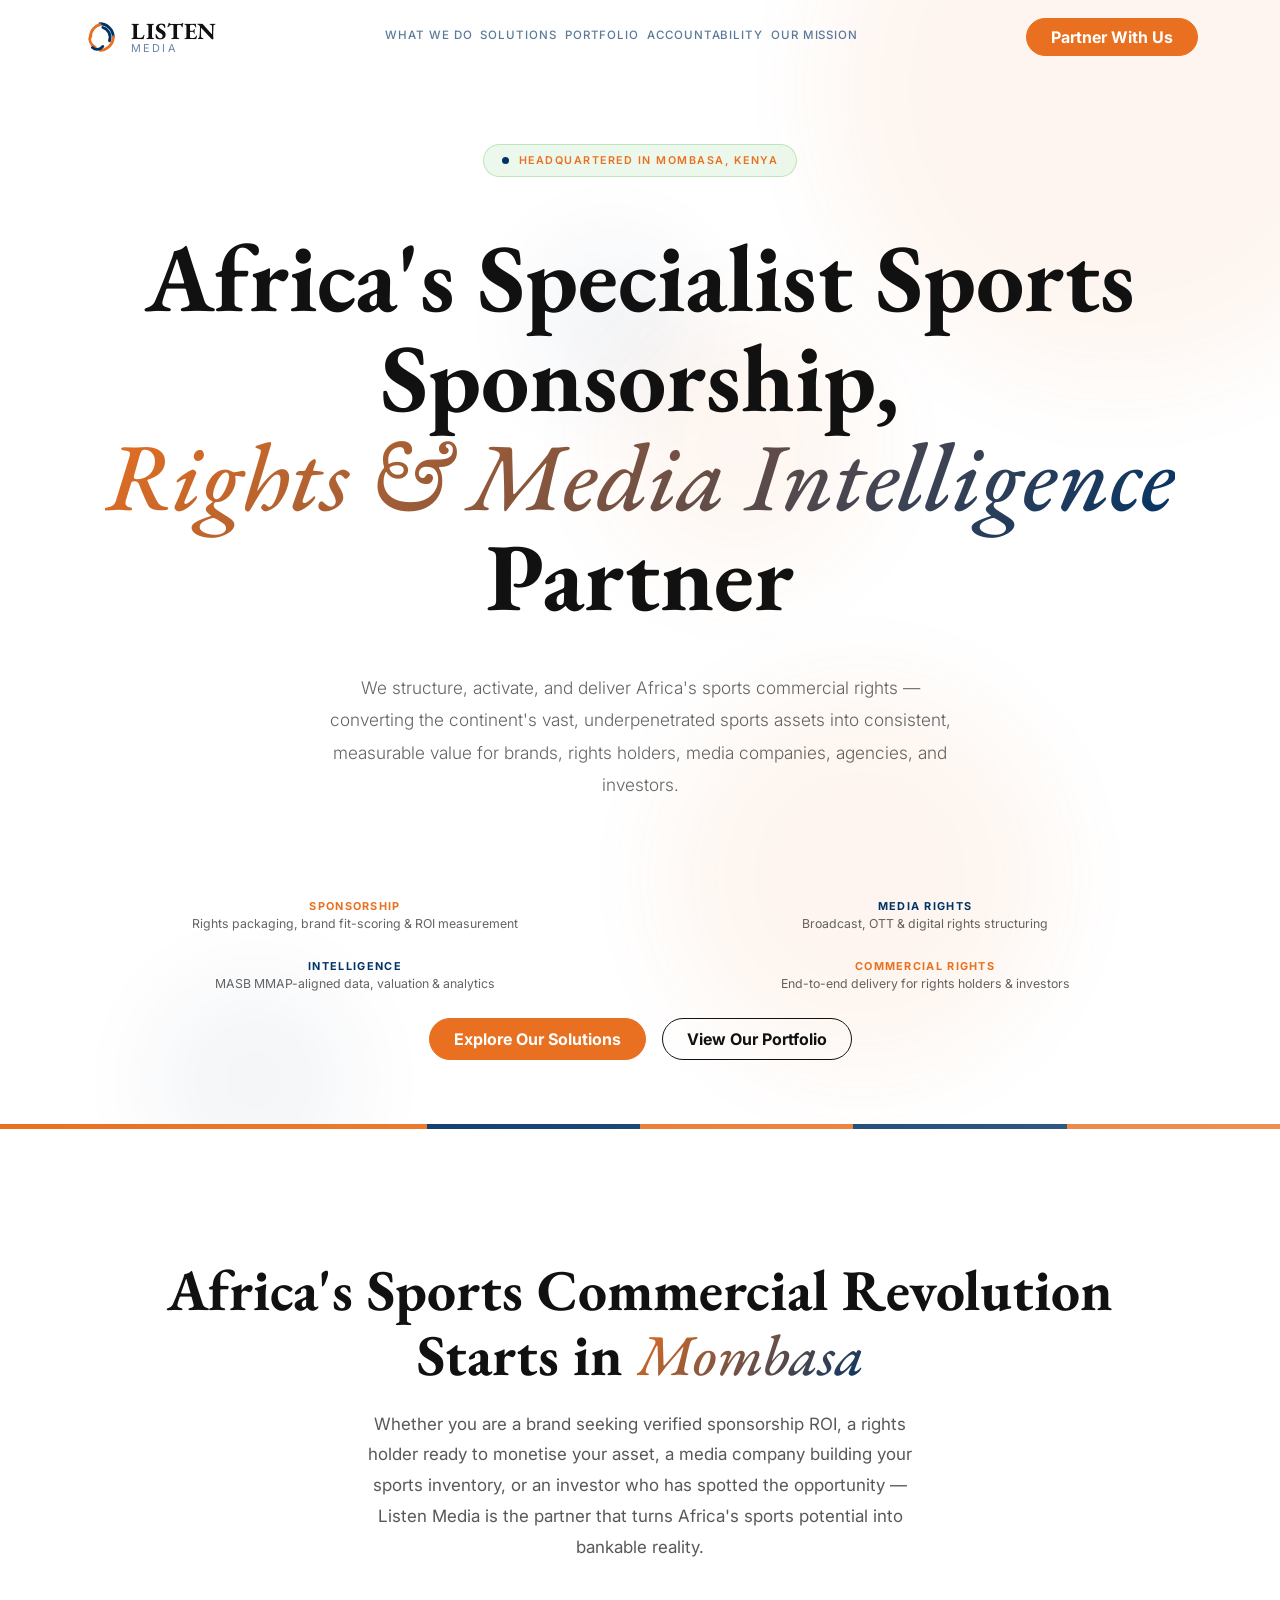
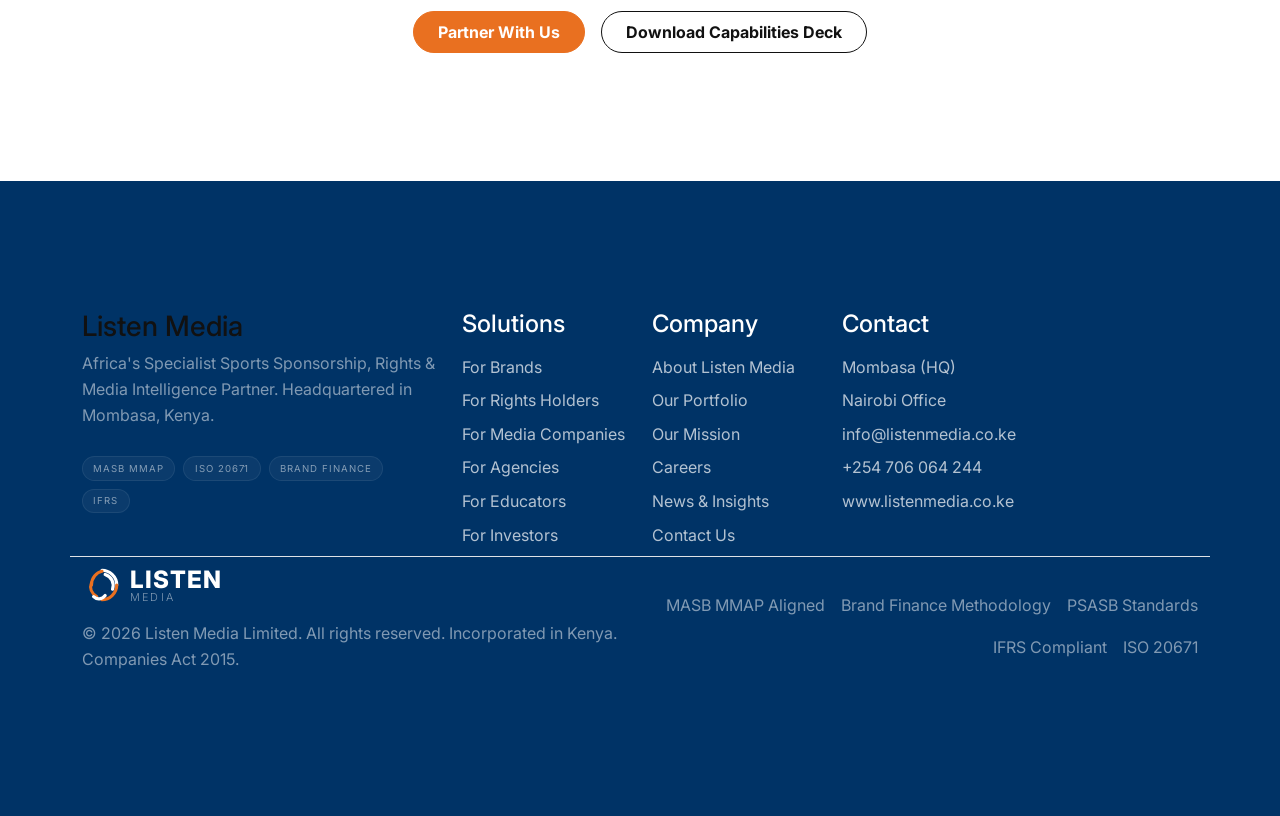
<file: index.html>
<!DOCTYPE html>
<html lang="en">

<head>
  <meta charset="UTF-8">
  <meta name="viewport" content="width=device-width, initial-scale=1.0">
  <title>Listen Media Limited — Africa's Specialist Sports Sponsorship, Rights &amp; Media Intelligence Partner</title>
  <meta name="description"
    content="Listen Media structures, activates, and delivers Africa's sports commercial rights — converting the continent's vast, underpenetrated sports assets into consistent, measurable value for brands, rights holders, media companies, agencies, and investors.">
  <link rel="preconnect" href="https://fonts.googleapis.com">
  <link
    href="https://fonts.googleapis.com/css2?family=EB+Garamond:ital,wght@0,400;0,500;0,600;0,700;0,800;1,400;1,500;1,600&family=Inter:wght@300;400;500;600;700&display=swap"
    rel="stylesheet">
  <link href="https://cdn.jsdelivr.net/npm/bootstrap@5.3.3/dist/css/bootstrap.min.css" rel="stylesheet">
  <link rel="stylesheet" href="style.css?v=2">
</head>

<body>

  <!-- ─── MOBILE OVERLAY MENU ─── -->
  <div class="mobile-menu" id="mobileMenu" role="dialog" aria-label="Navigation menu">
    <a href="what-we-do.html" onclick="closeMobileMenu()">What We Do</a>
    <a href="solutions.html" onclick="closeMobileMenu()">Solutions</a>
    <a href="portfolio.html" onclick="closeMobileMenu()">Portfolio</a>
    <a href="accountability.html" onclick="closeMobileMenu()">Accountability</a>
    <a href="mission.html" onclick="closeMobileMenu()">Our Mission</a>
    <button class="mobile-menu-cta" onclick="closeMobileMenu(); document.getElementById('contact').scrollIntoView({ behavior: 'smooth' });">Partner With Us</button>
  </div>

  <!-- ─── NAV ─── -->
  <nav id="mainNav" role="navigation" aria-label="Main navigation">
    <div class="container d-flex justify-content-between align-items-center">
      <a class="nav-logo" href="index.html" aria-label="Listen Media home">
        <svg width="36" height="36" viewBox="0 0 38 38" fill="none" xmlns="http://www.w3.org/2000/svg"
          aria-hidden="true">
          <path d="M19 5C26 5,33 11,33 19" stroke="#003366" stroke-width="3" stroke-linecap="round" fill="none" />
          <path d="M33 19C33 27,26 33,19 33" stroke="#E97020" stroke-width="3" stroke-linecap="round" fill="none" />
          <path d="M22 9C28 11,31 17,29 23" stroke="#003366" stroke-width="3" stroke-linecap="round" fill="none" />
          <path d="M9 19C9 12,14 7,19 6" stroke="#E97020" stroke-width="3" stroke-linecap="round" fill="none" />
          <path d="M14 30C9 27,7 22,9 17" stroke="#E97020" stroke-width="3" stroke-linecap="round" fill="none" />
          <path d="M22 29C19 33,14 33,11 30" stroke="#003366" stroke-width="3" stroke-linecap="round" fill="none" />
        </svg>
        <div class="nav-logo-text">LISTEN<span>MEDIA</span></div>
      </a>
      <div class="nav-links d-none d-lg-flex gap-2 align-items-center">
        <a href="what-we-do.html">What We Do</a>
        <a href="solutions.html">Solutions</a>
        <a href="portfolio.html">Portfolio</a>
        <a href="accountability.html">Accountability</a>
        <a href="mission.html">Our Mission</a>
      </div>
      <button class="btn btn-primary rounded-pill fw-bold px-4 d-none d-lg-block" id="navCtaBtn">Partner With Us</button>
      <div class="hamburger" style="color: var(--dark-blue);" id="hamburgerBtn" onclick="toggleMobileMenu()" aria-label="Toggle menu" role="button"
        tabindex="0">
        <span></span><span></span><span></span>
      </div>
    </div>
  </nav>

  <!-- ─── HERO ─── -->
  <section class="hero" id="home">
    <div class="hero-shapes" aria-hidden="true">
      <div class="shape shape-1"></div>
      <div class="shape shape-2"></div>
      <div class="shape shape-3"></div>
      <div class="shape shape-4"></div>
      <div class="shape shape-5"></div>
    </div>
    <div class="hero-grid" aria-hidden="true"></div>

    <div class="container"><div class="row align-items-center">
      <!-- ── LEFT COLUMN ── -->
      <div class="col-12 d-flex flex-column align-items-center text-center gap-3 z-2">
        <div class="hero-badge">
          <span class="hero-badge-dot" aria-hidden="true"></span>
          Headquartered in Mombasa, Kenya
        </div>

        <h1>Africa's Specialist Sports Sponsorship,<br><em>Rights &amp; Media Intelligence</em> Partner</h1>

        <p class="hero-sub">We structure, activate, and deliver Africa's sports commercial rights — converting the
          continent's vast, underpenetrated sports assets into consistent, measurable value for brands, rights holders,
          media companies, agencies, and investors.</p>

        <div class="row g-4 mt-2">
          <div class="col-sm-6">
            <div class="pillar-label" style="color:var(--orange);">Sponsorship</div>
            <div class="pillar-desc">Rights packaging, brand fit-scoring &amp; ROI measurement</div>
          </div>
          <div class="col-sm-6">
            <div class="pillar-label" style="color:var(--deep-blue-lt);">Media Rights</div>
            <div class="pillar-desc">Broadcast, OTT &amp; digital rights structuring</div>
          </div>
          <div class="col-sm-6">
            <div class="pillar-label" style="color:var(--teal);">Intelligence</div>
            <div class="pillar-desc">MASB MMAP-aligned data, valuation &amp; analytics</div>
          </div>
          <div class="col-sm-6">
            <div class="pillar-label" style="color:var(--green);">Commercial Rights</div>
            <div class="pillar-desc">End-to-end delivery for rights holders &amp; investors</div>
          </div>
        </div>

        <div class="d-flex flex-wrap justify-content-center gap-3 mt-2">
          <button class="btn btn-primary rounded-pill px-4 py-2 fw-bold" id="heroExploreBrn">Explore Our Solutions</button>
          <button class="btn btn-outline-dark rounded-pill px-4 py-2 fw-bold" id="heroPortfolioBtn">View Our Portfolio</button>
        </div>
      </div>

      <!-- ── RIGHT COLUMN — Impact Stats Visual ── -->
      </div></div>
      </div>
    </div>
  </section>

  <div class="color-bar" aria-hidden="true"><span class="c1"></span><span class="c2"></span><span
      class="c3"></span><span class="c4"></span><span class="c5"></span><span class="c6"></span></div>

  <!-- ─── CTA ─── -->
  <section class="cta-section" id="contact">
    <div class="cta-glow-left" aria-hidden="true"></div>
    <div class="cta-glow-right" aria-hidden="true"></div>
    <div class="container text-center reveal py-5">
      <h2>Africa's Sports Commercial Revolution<br>Starts in <em>Mombasa</em></h2>
      <p>Whether you are a brand seeking verified sponsorship ROI, a rights holder ready to monetise your asset, a media
        company building your sports inventory, or an investor who has spotted the opportunity — Listen Media is the
        partner that turns Africa's sports potential into bankable reality.</p>
      <div class="d-flex justify-content-center flex-wrap gap-3 mt-2">
        <button class="btn btn-primary rounded-pill px-4 py-2 fw-bold" id="ctaPartnerBtn">Partner With Us</button>
        <button class="btn btn-outline-dark rounded-pill px-4 py-2 fw-bold" id="ctaDownloadBtn">Download Capabilities Deck</button>
      </div>
    </div>
  </section>

  <!-- ─── FOOTER ─── -->
  <footer>
    <div class="container py-5">
      <div class="row g-4 mb-2">
        <div class="col-lg-4">
          <h3>Listen Media</h3>
          <p>Africa's Specialist Sports Sponsorship, Rights &amp; Media Intelligence Partner. Headquartered in Mombasa,
            Kenya.</p>
          <div class="footer-badges">
            <span>MASB MMAP</span>
            <span>ISO 20671</span>
            <span>Brand Finance</span>
            <span>IFRS</span>
          </div>
        </div>
        <div class="col-lg-2 col-md-4 col-sm-6 d-flex flex-column gap-2">
          <h4>Solutions</h4>
          <a href="#">For Brands</a>
          <a href="#">For Rights Holders</a>
          <a href="#">For Media Companies</a>
          <a href="#">For Agencies</a>
          <a href="#">For Educators</a>
          <a href="#">For Investors</a>
        </div>
        <div class="col-lg-2 col-md-4 col-sm-6 d-flex flex-column gap-2">
          <h4>Company</h4>
          <a href="#">About Listen Media</a>
          <a href="#">Our Portfolio</a>
          <a href="#">Our Mission</a>
          <a href="#">Careers</a>
          <a href="#">News &amp; Insights</a>
          <a href="#">Contact Us</a>
        </div>
        <div class="col-lg-2 col-md-4 col-sm-6 d-flex flex-column gap-2">
          <h4>Contact</h4>
          <a href="#">Mombasa (HQ)</a>
          <a href="#">Nairobi Office</a>
          <a href="mailto:info@listenmedia.co.ke">info@listenmedia.co.ke</a>
          <a href="tel:+254706064244">+254 706 064 244</a>
          <a href="https://www.listenmedia.co.ke" target="_blank" rel="noopener">www.listenmedia.co.ke</a>
        </div>
      </div>
      <div class="row border-top pt-2 mt-2 align-items-center"><div class="col-md-6">
                <a class="nav-logo mb-3" href="index.html" aria-label="Listen Media home" style="display:inline-flex; align-items:center; gap:0.5rem; text-decoration:none;">
          <svg width="40" height="40" viewBox="0 0 38 38" fill="none" xmlns="http://www.w3.org/2000/svg" aria-hidden="true">
            <path d="M19 5C26 5,33 11,33 19" stroke="#FFFFFF" stroke-width="3" stroke-linecap="round" fill="none" />
            <path d="M33 19C33 27,26 33,19 33" stroke="#E97020" stroke-width="3" stroke-linecap="round" fill="none" />
            <path d="M22 9C28 11,31 17,29 23" stroke="#FFFFFF" stroke-width="3" stroke-linecap="round" fill="none" />
            <path d="M9 19C9 12,14 7,19 6" stroke="#E97020" stroke-width="3" stroke-linecap="round" fill="none" />
            <path d="M14 30C9 27,7 22,9 17" stroke="#E97020" stroke-width="3" stroke-linecap="round" fill="none" />
            <path d="M22 29C19 33,14 33,11 30" stroke="#FFFFFF" stroke-width="3" stroke-linecap="round" fill="none" />
          </svg>
          <div class="nav-logo-text" style="color:#FFFFFF; font-size:1.5rem; font-weight:800; font-family:'Inter', sans-serif;">LISTEN<span style="color:var(--orange); font-weight:300;">MEDIA</span></div>
        </a>
        <p>© 2026 Listen Media Limited. All rights reserved. Incorporated in Kenya. Companies Act 2015.</p>
        </div><div class="col-md-6 d-flex flex-wrap gap-3 justify-content-md-end">
          <span>MASB MMAP Aligned</span>
          <span>Brand Finance Methodology</span>
          <span>PSASB Standards</span>
          <span>IFRS Compliant</span>
          <span>ISO 20671</span>
        </div>
      </div>
    </div>
  </footer>

  <!-- ══════════════════════════════════════════
     SCRIPTS
══════════════════════════════════════════ -->
  <script>
    /* ─── NAV: Scroll solidify ─── */
    const mainNav = document.getElementById('mainNav');
    window.addEventListener('scroll', () => {
      mainNav.classList.toggle('scrolled', window.scrollY > 55);
    }, { passive: true });

    /* ─── MOBILE MENU ─── */
    const mobileMenu = document.getElementById('mobileMenu');
    const hamburger = document.getElementById('hamburgerBtn');

    function toggleMobileMenu() {
      const isOpen = mobileMenu.classList.toggle('open');
      hamburger.classList.toggle('active', isOpen);
      document.body.style.overflow = isOpen ? 'hidden' : '';
      hamburger.setAttribute('aria-expanded', isOpen);
    }
    function closeMobileMenu() {
      mobileMenu.classList.remove('open');
      hamburger.classList.remove('active');
      document.body.style.overflow = '';
      hamburger.setAttribute('aria-expanded', 'false');
    }
    /* Close on Escape */
    document.addEventListener('keydown', e => {
      if (e.key === 'Escape' && mobileMenu.classList.contains('open')) closeMobileMenu();
    });

    /* ─── SCROLL REVEAL (IntersectionObserver) ─── */
    const revealEls = document.querySelectorAll('.reveal');
    const revealObserver = new IntersectionObserver((entries) => {
      entries.forEach(entry => {
        if (entry.isIntersecting) {
          entry.target.classList.add('visible');
          revealObserver.unobserve(entry.target);
        }
      });
    }, {
      threshold: 0.1,
      rootMargin: '0px 0px -48px 0px'
    });
    revealEls.forEach(el => revealObserver.observe(el));

    /* ─── HERO BUTTON SCROLL ─── */
    const heroExploreBtn = document.getElementById('heroExploreBrn');
    const heroPortfolioBtn = document.getElementById('heroPortfolioBtn');
    if (heroExploreBtn) heroExploreBtn.addEventListener('click', () => window.location.href = 'solutions.html');
    if (heroPortfolioBtn) heroPortfolioBtn.addEventListener('click', () => window.location.href = 'portfolio.html');

    /* ─── CTA SCROLL ─── */
    const navCtaBtn = document.getElementById('navCtaBtn');
    if (navCtaBtn) navCtaBtn.addEventListener('click', () => {
      const contactSec = document.getElementById('contact');
      if (contactSec) contactSec.scrollIntoView({ behavior: 'smooth' });
      else window.location.href = 'index.html#contact';
    });
  </script>
<script src="https://cdn.jsdelivr.net/npm/bootstrap@5.3.3/dist/js/bootstrap.bundle.min.js"></script>

  <!-- Active Page Highlighter -->
  <script>
    document.addEventListener('DOMContentLoaded', () => {
      const currentPath = window.location.pathname.split('/').pop() || 'index.html';
      document.querySelectorAll('.nav-links a, .mobile-menu a').forEach(link => {
        if (link.getAttribute('href') === currentPath) {
          link.classList.add('active');
        }
      });
    });
  </script>
</body>

</html>
</file>
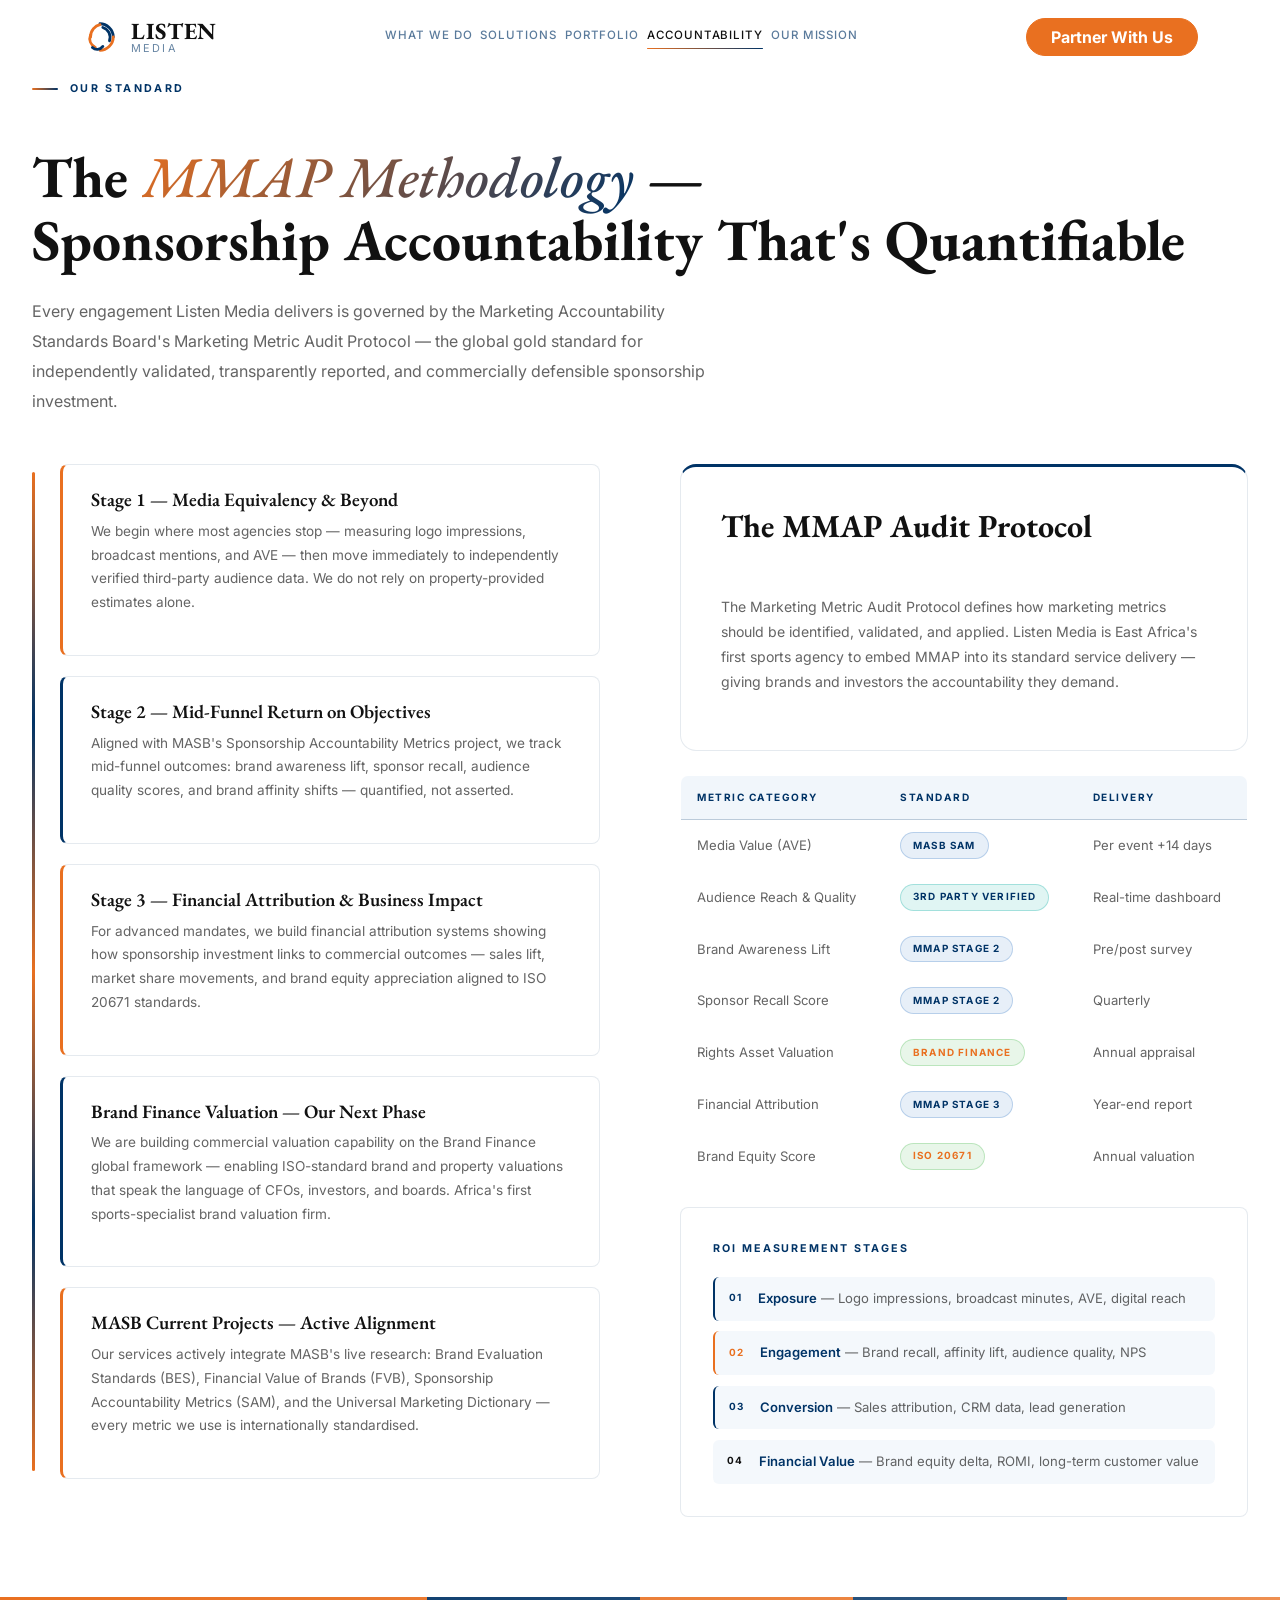
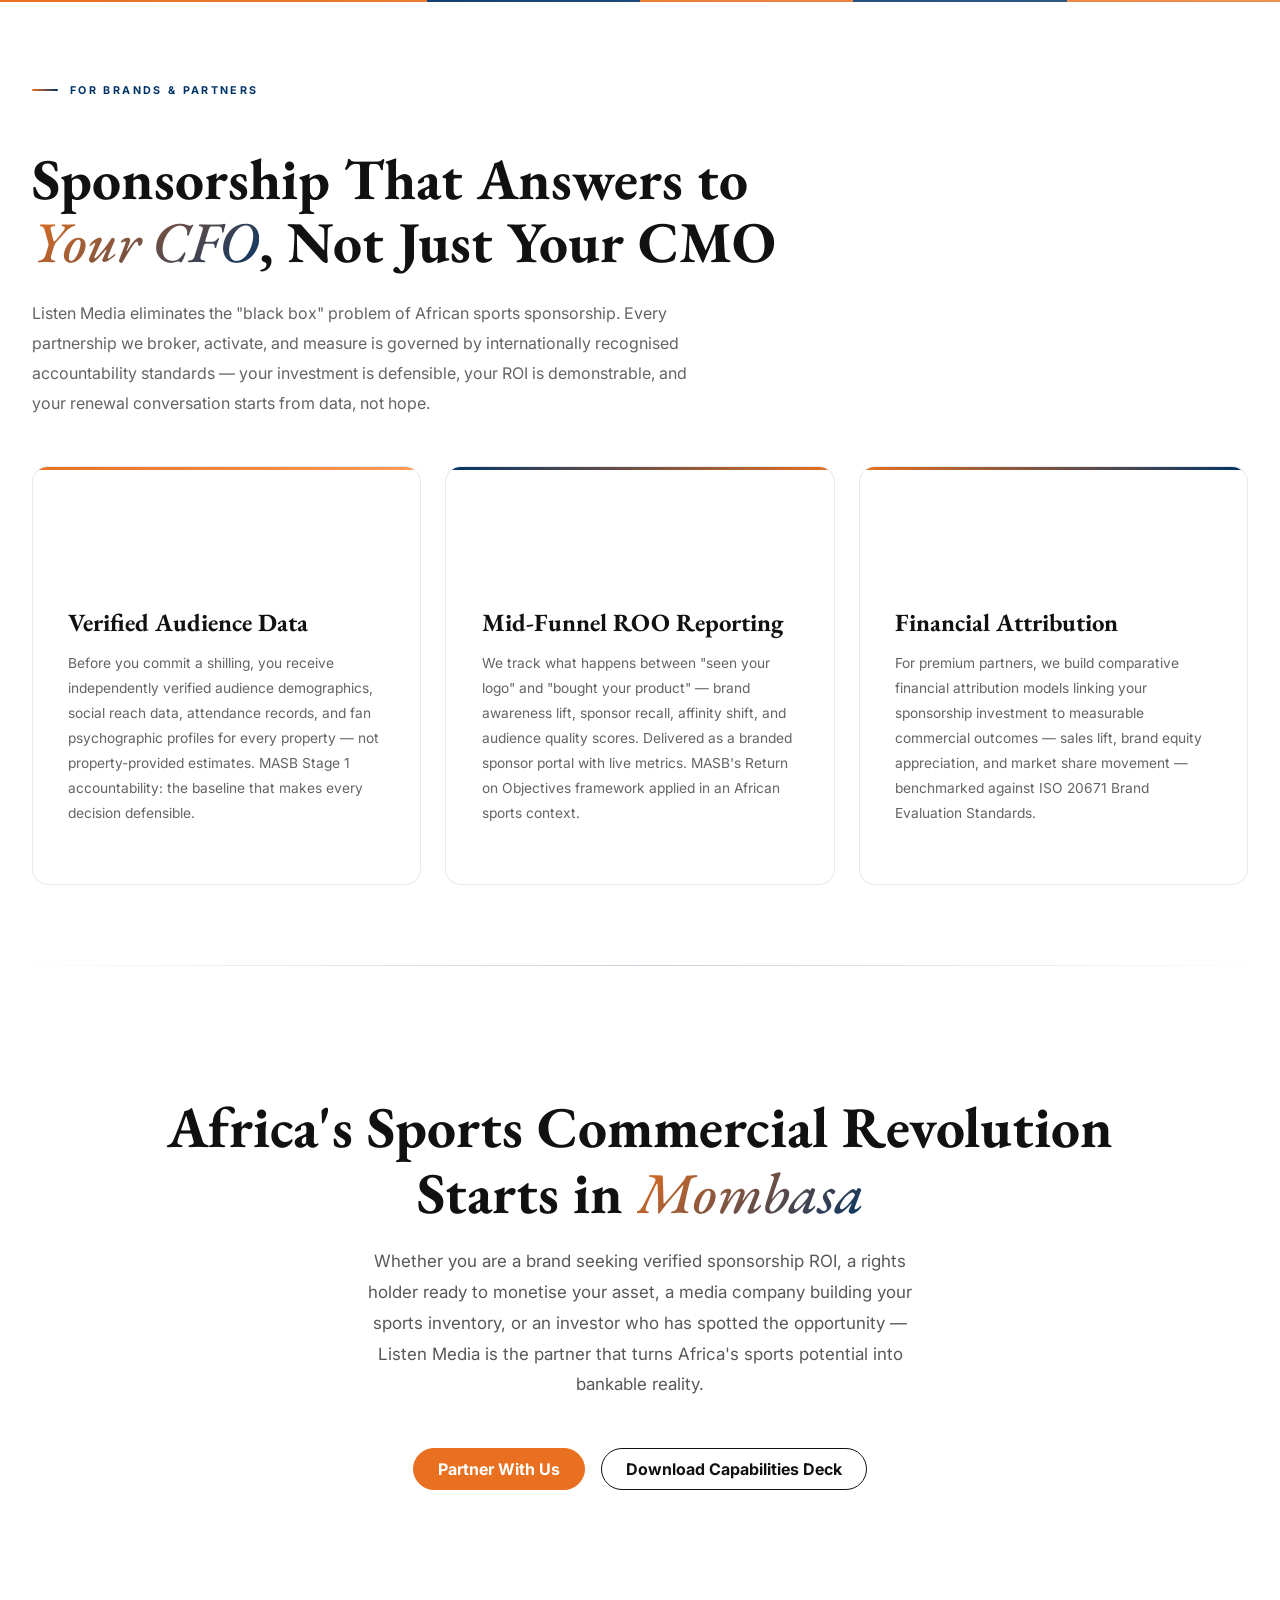
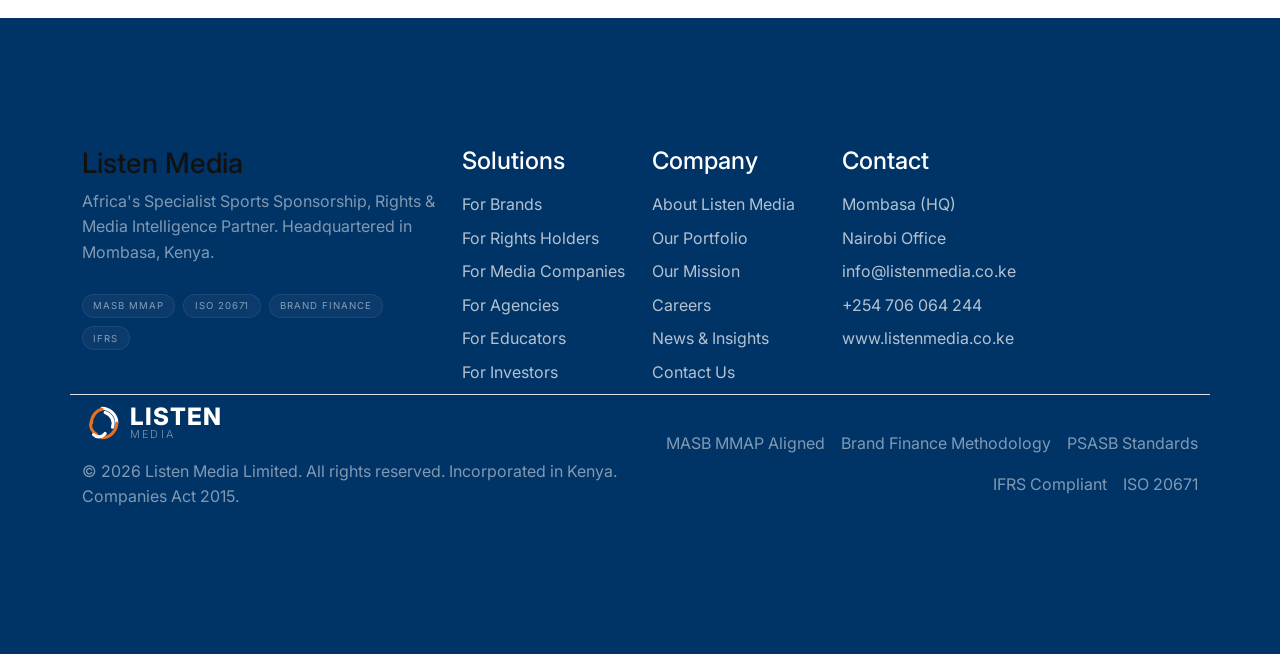
<file: accountability.html>
<!DOCTYPE html>
<html lang="en">

<head>
  <meta charset="UTF-8">
  <meta name="viewport" content="width=device-width, initial-scale=1.0">
  <title>Listen Media Limited — Africa's Specialist Sports Sponsorship, Rights &amp; Media Intelligence Partner</title>
  <meta name="description"
    content="Listen Media structures, activates, and delivers Africa's sports commercial rights — converting the continent's vast, underpenetrated sports assets into consistent, measurable value for brands, rights holders, media companies, agencies, and investors.">
  <link rel="preconnect" href="https://fonts.googleapis.com">
  <link
    href="https://fonts.googleapis.com/css2?family=EB+Garamond:ital,wght@0,400;0,500;0,600;0,700;0,800;1,400;1,500;1,600&family=Inter:wght@300;400;500;600;700&display=swap"
    rel="stylesheet">
  <link href="https://cdn.jsdelivr.net/npm/bootstrap@5.3.3/dist/css/bootstrap.min.css" rel="stylesheet">
  <link rel="stylesheet" href="style.css">
</head>

<body>

  <!-- ─── MOBILE OVERLAY MENU ─── -->
  <div class="mobile-menu" id="mobileMenu" role="dialog" aria-label="Navigation menu">
    <a href="what-we-do.html" onclick="closeMobileMenu()">What We Do</a>
    <a href="solutions.html" onclick="closeMobileMenu()">Solutions</a>
    <a href="portfolio.html" onclick="closeMobileMenu()">Portfolio</a>
    <a href="accountability.html" onclick="closeMobileMenu()">Accountability</a>
    <a href="mission.html" onclick="closeMobileMenu()">Our Mission</a>
    <button class="mobile-menu-cta" onclick="closeMobileMenu(); document.getElementById('contact').scrollIntoView({ behavior: 'smooth' });">Partner With Us</button>
  </div>

  <!-- ─── NAV ─── -->
  <nav id="mainNav" role="navigation" aria-label="Main navigation">
    <div class="container d-flex justify-content-between align-items-center">
      <a class="nav-logo" href="index.html" aria-label="Listen Media home">
        <svg width="36" height="36" viewBox="0 0 38 38" fill="none" xmlns="http://www.w3.org/2000/svg"
          aria-hidden="true">
          <path d="M19 5C26 5,33 11,33 19" stroke="#003366" stroke-width="3" stroke-linecap="round" fill="none" />
          <path d="M33 19C33 27,26 33,19 33" stroke="#E97020" stroke-width="3" stroke-linecap="round" fill="none" />
          <path d="M22 9C28 11,31 17,29 23" stroke="#003366" stroke-width="3" stroke-linecap="round" fill="none" />
          <path d="M9 19C9 12,14 7,19 6" stroke="#E97020" stroke-width="3" stroke-linecap="round" fill="none" />
          <path d="M14 30C9 27,7 22,9 17" stroke="#E97020" stroke-width="3" stroke-linecap="round" fill="none" />
          <path d="M22 29C19 33,14 33,11 30" stroke="#003366" stroke-width="3" stroke-linecap="round" fill="none" />
        </svg>
        <div class="nav-logo-text">LISTEN<span>MEDIA</span></div>
      </a>
      <div class="nav-links d-none d-lg-flex gap-2 align-items-center">
        <a href="what-we-do.html">What We Do</a>
        <a href="solutions.html">Solutions</a>
        <a href="portfolio.html">Portfolio</a>
        <a href="accountability.html">Accountability</a>
        <a href="mission.html">Our Mission</a>
      </div>
      <button class="btn btn-primary rounded-pill fw-bold px-4 d-none d-lg-block" id="navCtaBtn">Partner With Us</button>
      <div class="hamburger" style="color: var(--dark-blue);" id="hamburgerBtn" onclick="toggleMobileMenu()" aria-label="Toggle menu" role="button"
        tabindex="0">
        <span></span><span></span><span></span>
      </div>
    </div>
  </nav>

  <!-- ─── MMAP / ACCOUNTABILITY ─── -->
  <section class="mmap-section" id="accountability">
    <div class="section-inner">
      <div class="section-label reveal">Our Standard</div>
      <h2 class="section-title reveal">The <em>MMAP Methodology</em> —<br>Sponsorship Accountability That's Quantifiable
      </h2>
      <p class="section-body reveal">Every engagement Listen Media delivers is governed by the Marketing Accountability
        Standards Board's Marketing Metric Audit Protocol — the global gold standard for independently validated,
        transparently reported, and commercially defensible sponsorship investment.</p>

      <div class="mmap-grid">
        <div class="mmap-pillars">
          <div class="mmap-pillar reveal reveal-delay-1">
            <h4>Stage 1 — Media Equivalency &amp; Beyond</h4>
            <p>We begin where most agencies stop — measuring logo impressions, broadcast mentions, and AVE — then move
              immediately to independently verified third-party audience data. We do not rely on property-provided
              estimates alone.</p>
          </div>
          <div class="mmap-pillar reveal reveal-delay-2">
            <h4>Stage 2 — Mid-Funnel Return on Objectives</h4>
            <p>Aligned with MASB's Sponsorship Accountability Metrics project, we track mid-funnel outcomes: brand
              awareness lift, sponsor recall, audience quality scores, and brand affinity shifts — quantified, not
              asserted.</p>
          </div>
          <div class="mmap-pillar reveal reveal-delay-3">
            <h4>Stage 3 — Financial Attribution &amp; Business Impact</h4>
            <p>For advanced mandates, we build financial attribution systems showing how sponsorship investment links to
              commercial outcomes — sales lift, market share movements, and brand equity appreciation aligned to ISO
              20671 standards.</p>
          </div>
          <div class="mmap-pillar reveal reveal-delay-4">
            <h4>Brand Finance Valuation — Our Next Phase</h4>
            <p>We are building commercial valuation capability on the Brand Finance global framework — enabling
              ISO-standard brand and property valuations that speak the language of CFOs, investors, and boards.
              Africa's first sports-specialist brand valuation firm.</p>
          </div>
          <div class="mmap-pillar reveal reveal-delay-5">
            <h4>MASB Current Projects — Active Alignment</h4>
            <p>Our services actively integrate MASB's live research: Brand Evaluation Standards (BES), Financial Value
              of Brands (FVB), Sponsorship Accountability Metrics (SAM), and the Universal Marketing Dictionary — every
              metric we use is internationally standardised.</p>
          </div>
        </div>

        <div class="mmap-right reveal from-right">
          <div class="mmap-callout">
            <h3>The MMAP Audit Protocol</h3>
            <p>The Marketing Metric Audit Protocol defines how marketing metrics should be identified, validated, and
              applied. Listen Media is East Africa's first sports agency to embed MMAP into its standard service
              delivery — giving brands and investors the accountability they demand.</p>
          </div>

          <table class="metrics-table">
            <thead>
              <tr>
                <th>Metric Category</th>
                <th>Standard</th>
                <th>Delivery</th>
              </tr>
            </thead>
            <tbody>
              <tr>
                <td>Media Value (AVE)</td>
                <td><span class="tag tag-blue">MASB SAM</span></td>
                <td>Per event +14 days</td>
              </tr>
              <tr>
                <td>Audience Reach &amp; Quality</td>
                <td><span class="tag tag-teal">3rd Party Verified</span></td>
                <td>Real-time dashboard</td>
              </tr>
              <tr>
                <td>Brand Awareness Lift</td>
                <td><span class="tag tag-blue">MMAP Stage 2</span></td>
                <td>Pre/post survey</td>
              </tr>
              <tr>
                <td>Sponsor Recall Score</td>
                <td><span class="tag tag-blue">MMAP Stage 2</span></td>
                <td>Quarterly</td>
              </tr>
              <tr>
                <td>Rights Asset Valuation</td>
                <td><span class="tag tag-green">Brand Finance</span></td>
                <td>Annual appraisal</td>
              </tr>
              <tr>
                <td>Financial Attribution</td>
                <td><span class="tag tag-blue">MMAP Stage 3</span></td>
                <td>Year-end report</td>
              </tr>
              <tr>
                <td>Brand Equity Score</td>
                <td><span class="tag tag-green">ISO 20671</span></td>
                <td>Annual valuation</td>
              </tr>
            </tbody>
          </table>

          <div class="roi-box">
            <div class="roi-box-label">ROI Measurement Stages</div>
            <div class="roi-stage-row">
              <span class="roi-row-num">01</span>
              <span class="roi-row-text"><strong style="color:var(--dark-blue);font-weight:600;">Exposure</strong> — Logo
                impressions, broadcast minutes, AVE, digital reach</span>
            </div>
            <div class="roi-stage-row">
              <span class="roi-row-num">02</span>
              <span class="roi-row-text"><strong style="color:var(--dark-blue);font-weight:600;">Engagement</strong> — Brand
                recall, affinity lift, audience quality, NPS</span>
            </div>
            <div class="roi-stage-row">
              <span class="roi-row-num">03</span>
              <span class="roi-row-text"><strong style="color:var(--dark-blue);font-weight:600;">Conversion</strong> — Sales
                attribution, CRM data, lead generation</span>
            </div>
            <div class="roi-stage-row">
              <span class="roi-row-num">04</span>
              <span class="roi-row-text"><strong style="color:var(--dark-blue);font-weight:600;">Financial Value</strong> —
                Brand equity delta, ROMI, long-term customer value</span>
            </div>
          </div>
        </div>
      </div>
    </div>
  </section>

  <div class="color-bar" aria-hidden="true"><span class="c1"></span><span class="c2"></span><span
      class="c3"></span><span class="c4"></span><span class="c5"></span><span class="c6"></span></div>

  <!-- ─── SPONSORS PROMISE ─── -->
  <section class="partners-section" id="partners">
    <div class="section-inner">
      <div class="section-label reveal">For Brands &amp; Partners</div>
      <h2 class="section-title reveal">Sponsorship That Answers to<br><em>Your CFO</em>, Not Just Your CMO</h2>
      <p class="section-body reveal">Listen Media eliminates the "black box" problem of African sports sponsorship.
        Every partnership we broker, activate, and measure is governed by internationally recognised accountability
        standards — your investment is defensible, your ROI is demonstrable, and your renewal conversation starts from
        data, not hope.</p>

      <div class="partner-promise">
        <div class="promise-card reveal reveal-delay-1">
          <div class="promise-num">01</div>
          <h3 class="promise-title">Verified Audience Data</h3>
          <p class="promise-desc">Before you commit a shilling, you receive independently verified audience
            demographics, social reach data, attendance records, and fan psychographic profiles for every property — not
            property-provided estimates. MASB Stage 1 accountability: the baseline that makes every decision defensible.
          </p>
        </div>
        <div class="promise-card reveal reveal-delay-2">
          <div class="promise-num">02</div>
          <h3 class="promise-title">Mid-Funnel ROO Reporting</h3>
          <p class="promise-desc">We track what happens between "seen your logo" and "bought your product" — brand
            awareness lift, sponsor recall, affinity shift, and audience quality scores. Delivered as a branded sponsor
            portal with live metrics. MASB's Return on Objectives framework applied in an African sports context.</p>
        </div>
        <div class="promise-card reveal reveal-delay-3">
          <div class="promise-num">03</div>
          <h3 class="promise-title">Financial Attribution</h3>
          <p class="promise-desc">For premium partners, we build comparative financial attribution models linking your
            sponsorship investment to measurable commercial outcomes — sales lift, brand equity appreciation, and market
            share movement — benchmarked against ISO 20671 Brand Evaluation Standards.</p>
        </div>
      </div>
    </div>
  </section>

  <div class="section-divider"></div>

  <!-- ─── CTA ─── -->
  <section class="cta-section" id="contact">
    <div class="cta-glow-left" aria-hidden="true"></div>
    <div class="cta-glow-right" aria-hidden="true"></div>
    <div class="container text-center reveal py-5">
      <h2>Africa's Sports Commercial Revolution<br>Starts in <em>Mombasa</em></h2>
      <p>Whether you are a brand seeking verified sponsorship ROI, a rights holder ready to monetise your asset, a media
        company building your sports inventory, or an investor who has spotted the opportunity — Listen Media is the
        partner that turns Africa's sports potential into bankable reality.</p>
      <div class="d-flex justify-content-center flex-wrap gap-3 mt-2">
        <button class="btn btn-primary rounded-pill px-4 py-2 fw-bold" id="ctaPartnerBtn">Partner With Us</button>
        <button class="btn btn-outline-dark rounded-pill px-4 py-2 fw-bold" id="ctaDownloadBtn">Download Capabilities Deck</button>
      </div>
    </div>
  </section>

  <!-- ─── FOOTER ─── -->
  <footer>
    <div class="container py-5">
      <div class="row g-4 mb-2">
        <div class="col-lg-4">
          <h3>Listen Media</h3>
          <p>Africa's Specialist Sports Sponsorship, Rights &amp; Media Intelligence Partner. Headquartered in Mombasa,
            Kenya.</p>
          <div class="footer-badges">
            <span>MASB MMAP</span>
            <span>ISO 20671</span>
            <span>Brand Finance</span>
            <span>IFRS</span>
          </div>
        </div>
        <div class="col-lg-2 col-md-4 col-sm-6 d-flex flex-column gap-2">
          <h4>Solutions</h4>
          <a href="#">For Brands</a>
          <a href="#">For Rights Holders</a>
          <a href="#">For Media Companies</a>
          <a href="#">For Agencies</a>
          <a href="#">For Educators</a>
          <a href="#">For Investors</a>
        </div>
        <div class="col-lg-2 col-md-4 col-sm-6 d-flex flex-column gap-2">
          <h4>Company</h4>
          <a href="#">About Listen Media</a>
          <a href="#">Our Portfolio</a>
          <a href="#">Our Mission</a>
          <a href="#">Careers</a>
          <a href="#">News &amp; Insights</a>
          <a href="#">Contact Us</a>
        </div>
        <div class="col-lg-2 col-md-4 col-sm-6 d-flex flex-column gap-2">
          <h4>Contact</h4>
          <a href="#">Mombasa (HQ)</a>
          <a href="#">Nairobi Office</a>
          <a href="mailto:info@listenmedia.co.ke">info@listenmedia.co.ke</a>
          <a href="tel:+254706064244">+254 706 064 244</a>
          <a href="https://www.listenmedia.co.ke" target="_blank" rel="noopener">www.listenmedia.co.ke</a>
        </div>
      </div>
      <div class="row border-top pt-2 mt-2 align-items-center"><div class="col-md-6">
                <a class="nav-logo mb-3" href="index.html" aria-label="Listen Media home" style="display:inline-flex; align-items:center; gap:0.5rem; text-decoration:none;">
          <svg width="40" height="40" viewBox="0 0 38 38" fill="none" xmlns="http://www.w3.org/2000/svg" aria-hidden="true">
            <path d="M19 5C26 5,33 11,33 19" stroke="#FFFFFF" stroke-width="3" stroke-linecap="round" fill="none" />
            <path d="M33 19C33 27,26 33,19 33" stroke="#E97020" stroke-width="3" stroke-linecap="round" fill="none" />
            <path d="M22 9C28 11,31 17,29 23" stroke="#FFFFFF" stroke-width="3" stroke-linecap="round" fill="none" />
            <path d="M9 19C9 12,14 7,19 6" stroke="#E97020" stroke-width="3" stroke-linecap="round" fill="none" />
            <path d="M14 30C9 27,7 22,9 17" stroke="#E97020" stroke-width="3" stroke-linecap="round" fill="none" />
            <path d="M22 29C19 33,14 33,11 30" stroke="#FFFFFF" stroke-width="3" stroke-linecap="round" fill="none" />
          </svg>
          <div class="nav-logo-text" style="color:#FFFFFF; font-size:1.5rem; font-weight:800; font-family:'Inter', sans-serif;">LISTEN<span style="color:var(--orange); font-weight:300;">MEDIA</span></div>
        </a>
        <p>© 2026 Listen Media Limited. All rights reserved. Incorporated in Kenya. Companies Act 2015.</p>
        </div><div class="col-md-6 d-flex flex-wrap gap-3 justify-content-md-end">
          <span>MASB MMAP Aligned</span>
          <span>Brand Finance Methodology</span>
          <span>PSASB Standards</span>
          <span>IFRS Compliant</span>
          <span>ISO 20671</span>
        </div>
      </div>
    </div>
  </footer>

  <!-- ══════════════════════════════════════════
     SCRIPTS
══════════════════════════════════════════ -->
  <script>
    /* ─── NAV: Scroll solidify ─── */
    const mainNav = document.getElementById('mainNav');
    window.addEventListener('scroll', () => {
      mainNav.classList.toggle('scrolled', window.scrollY > 55);
    }, { passive: true });

    /* ─── MOBILE MENU ─── */
    const mobileMenu = document.getElementById('mobileMenu');
    const hamburger = document.getElementById('hamburgerBtn');

    function toggleMobileMenu() {
      const isOpen = mobileMenu.classList.toggle('open');
      hamburger.classList.toggle('active', isOpen);
      document.body.style.overflow = isOpen ? 'hidden' : '';
      hamburger.setAttribute('aria-expanded', isOpen);
    }
    function closeMobileMenu() {
      mobileMenu.classList.remove('open');
      hamburger.classList.remove('active');
      document.body.style.overflow = '';
      hamburger.setAttribute('aria-expanded', 'false');
    }
    /* Close on Escape */
    document.addEventListener('keydown', e => {
      if (e.key === 'Escape' && mobileMenu.classList.contains('open')) closeMobileMenu();
    });

    /* ─── SCROLL REVEAL (IntersectionObserver) ─── */
    const revealEls = document.querySelectorAll('.reveal');
    const revealObserver = new IntersectionObserver((entries) => {
      entries.forEach(entry => {
        if (entry.isIntersecting) {
          entry.target.classList.add('visible');
          revealObserver.unobserve(entry.target);
        }
      });
    }, {
      threshold: 0.1,
      rootMargin: '0px 0px -48px 0px'
    });
    revealEls.forEach(el => revealObserver.observe(el));

    /* ─── HERO BUTTON SCROLL ─── */
    const heroExploreBtn = document.getElementById('heroExploreBrn');
    const heroPortfolioBtn = document.getElementById('heroPortfolioBtn');
    if (heroExploreBtn) heroExploreBtn.addEventListener('click', () => window.location.href = 'solutions.html');
    if (heroPortfolioBtn) heroPortfolioBtn.addEventListener('click', () => window.location.href = 'portfolio.html');

    /* ─── CTA SCROLL ─── */
    const navCtaBtn = document.getElementById('navCtaBtn');
    if (navCtaBtn) navCtaBtn.addEventListener('click', () => {
      const contactSec = document.getElementById('contact');
      if (contactSec) contactSec.scrollIntoView({ behavior: 'smooth' });
      else window.location.href = 'index.html#contact';
    });
  </script>
<script src="https://cdn.jsdelivr.net/npm/bootstrap@5.3.3/dist/js/bootstrap.bundle.min.js"></script>

  <!-- Active Page Highlighter -->
  <script>
    document.addEventListener('DOMContentLoaded', () => {
      const currentPath = window.location.pathname.split('/').pop() || 'index.html';
      document.querySelectorAll('.nav-links a, .mobile-menu a').forEach(link => {
        if (link.getAttribute('href') === currentPath) {
          link.classList.add('active');
        }
      });
    });
  </script>
</body>

</html>
</file>
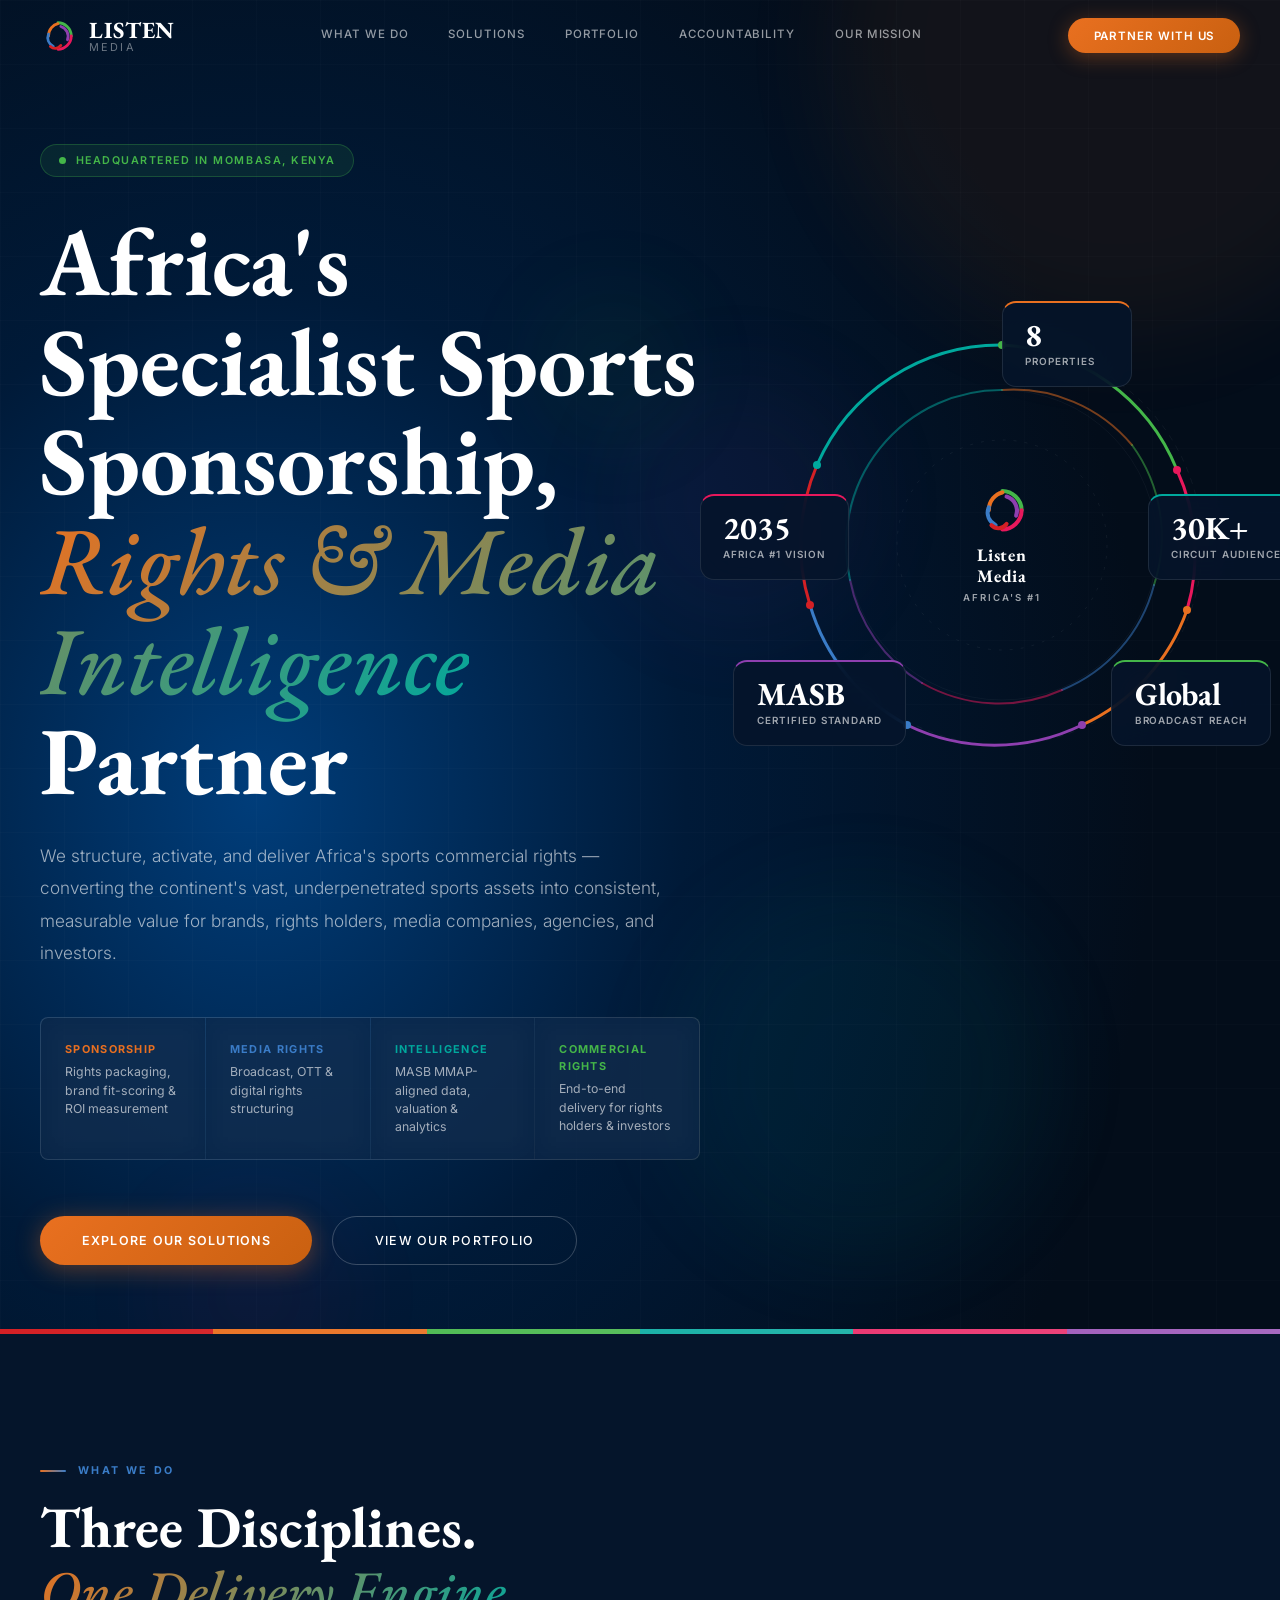
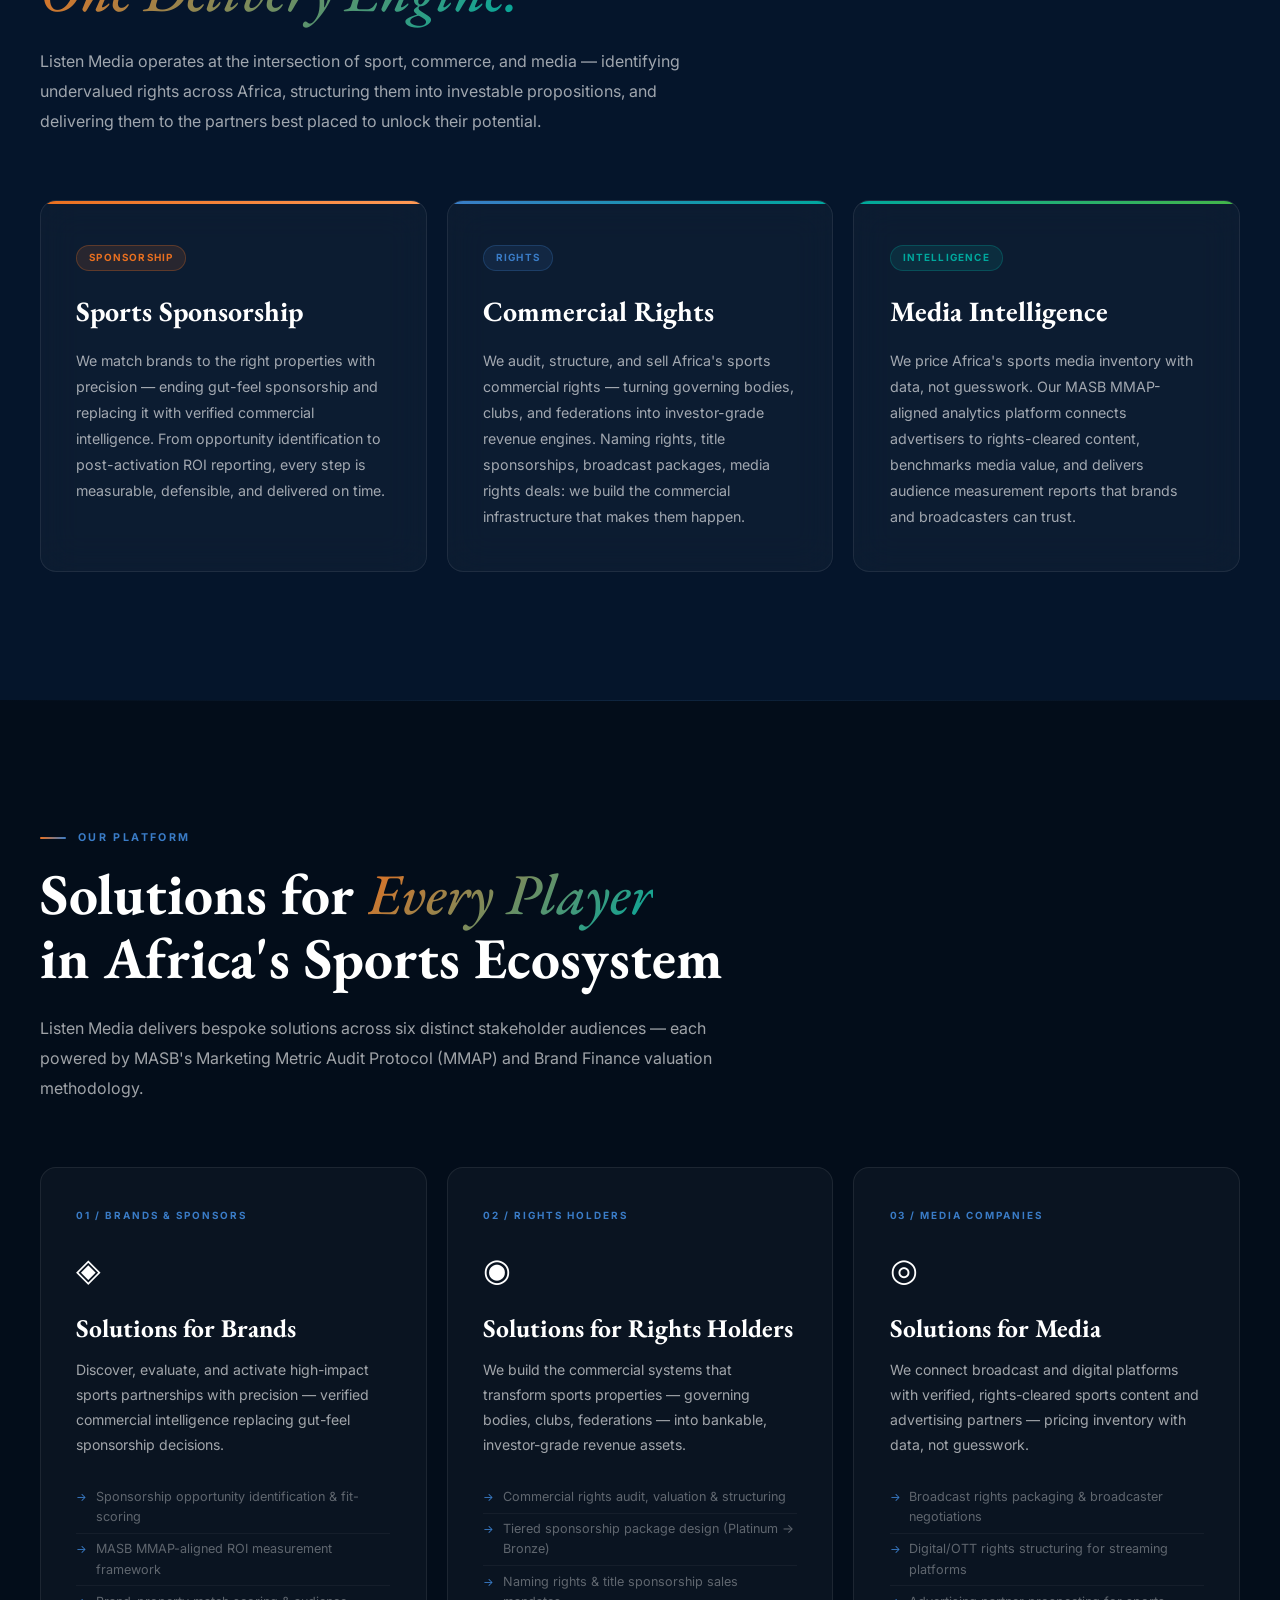
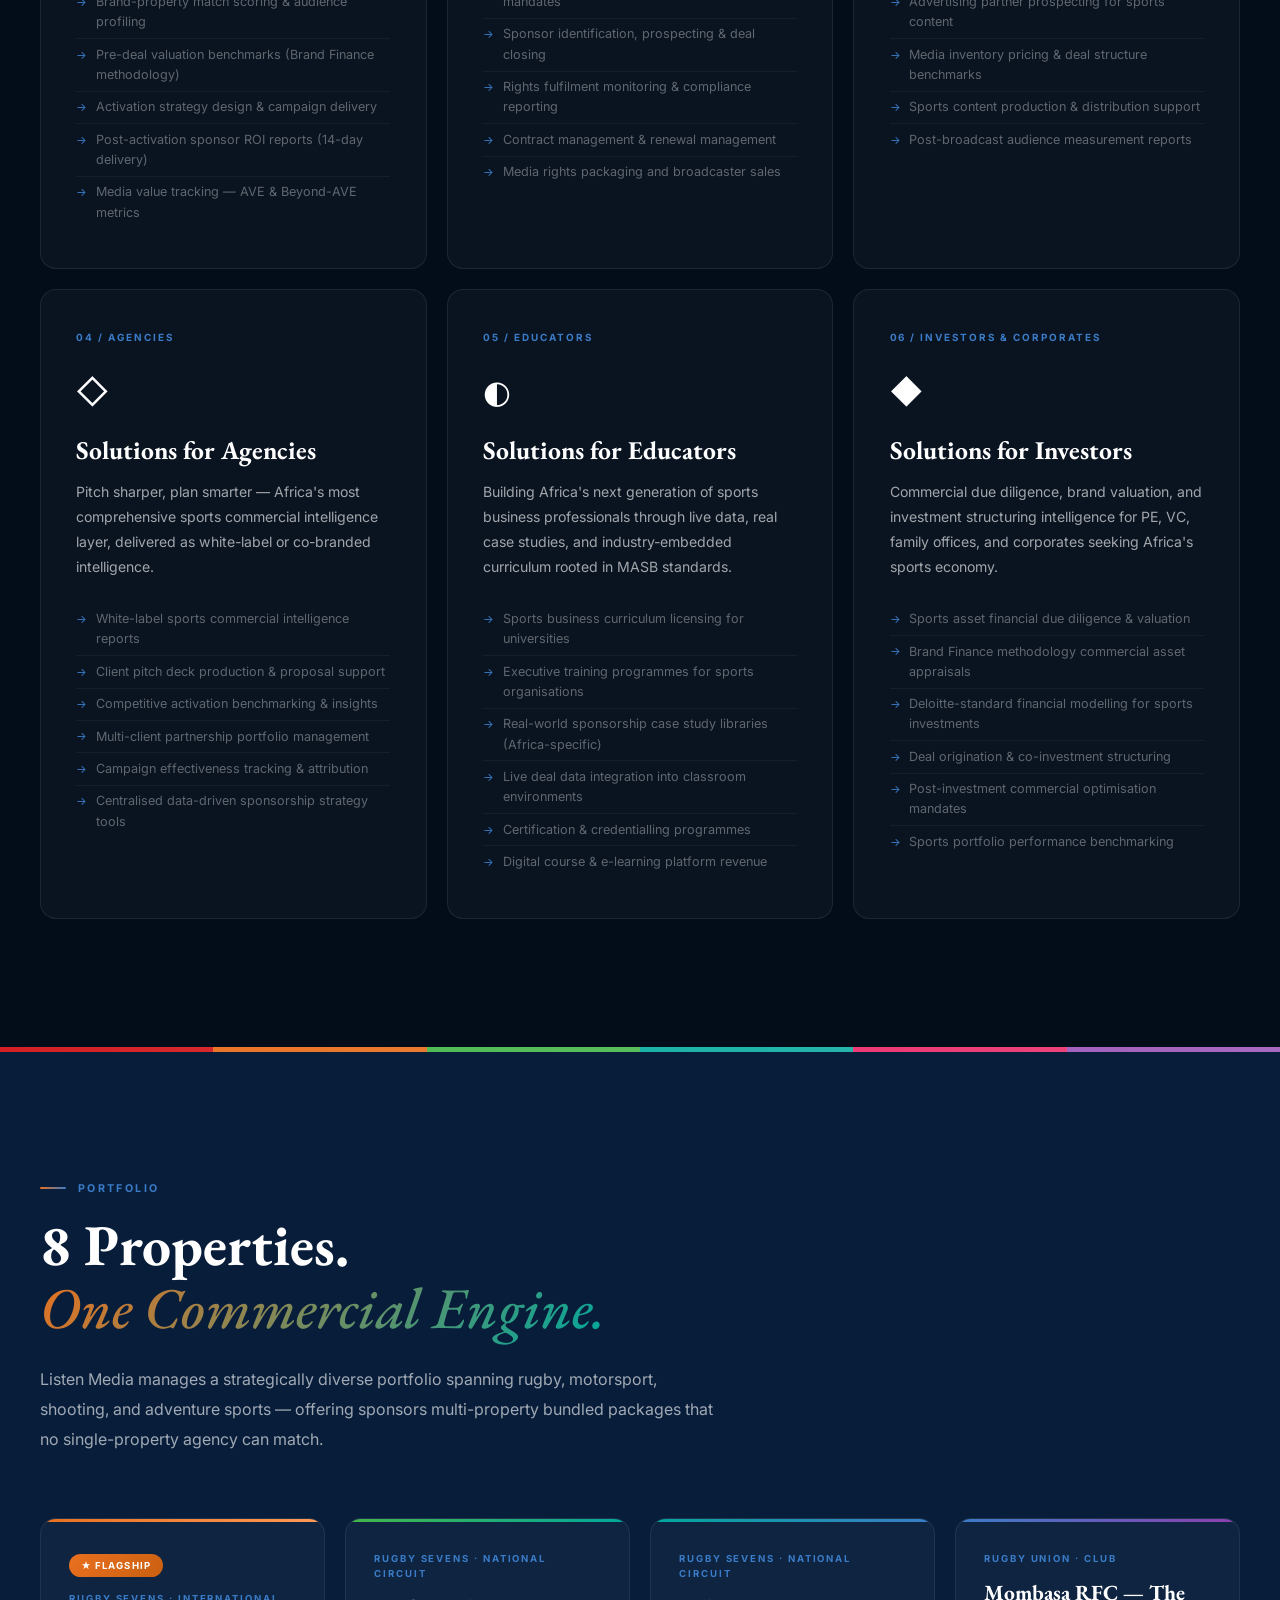
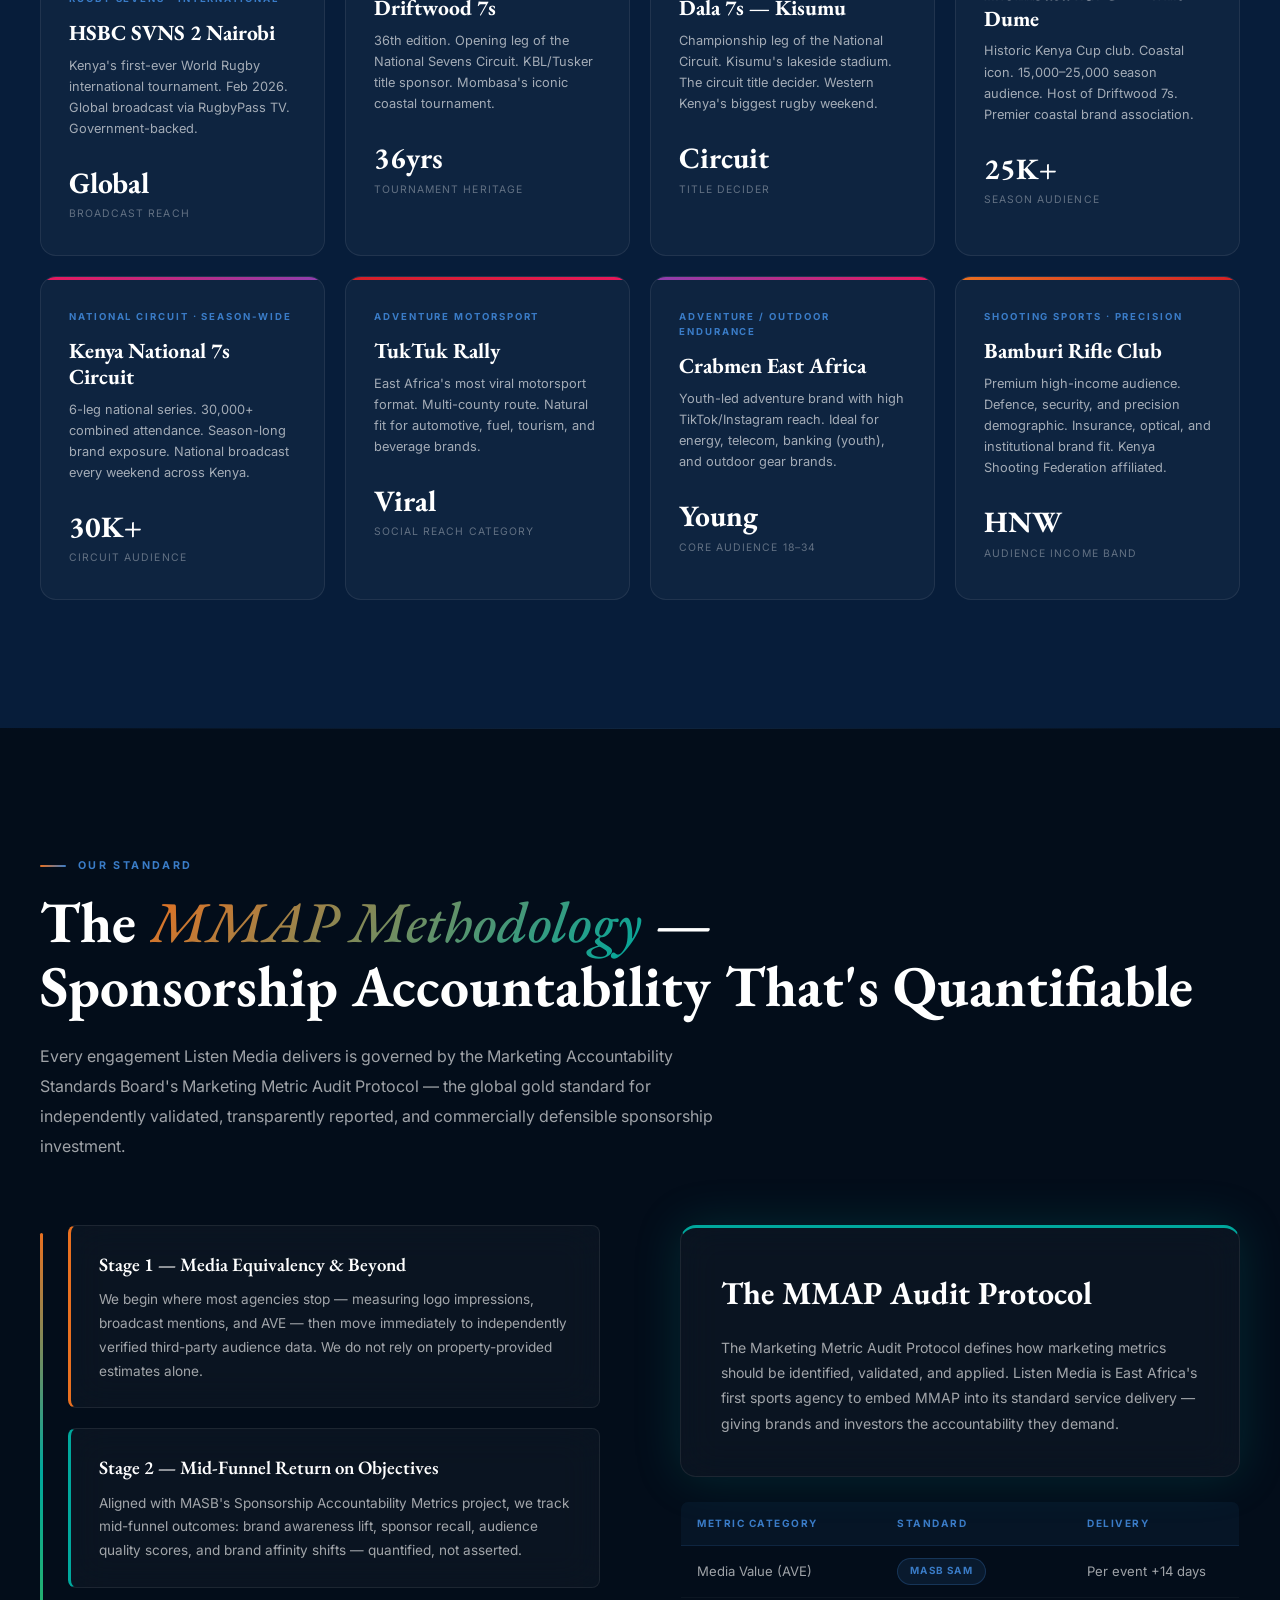
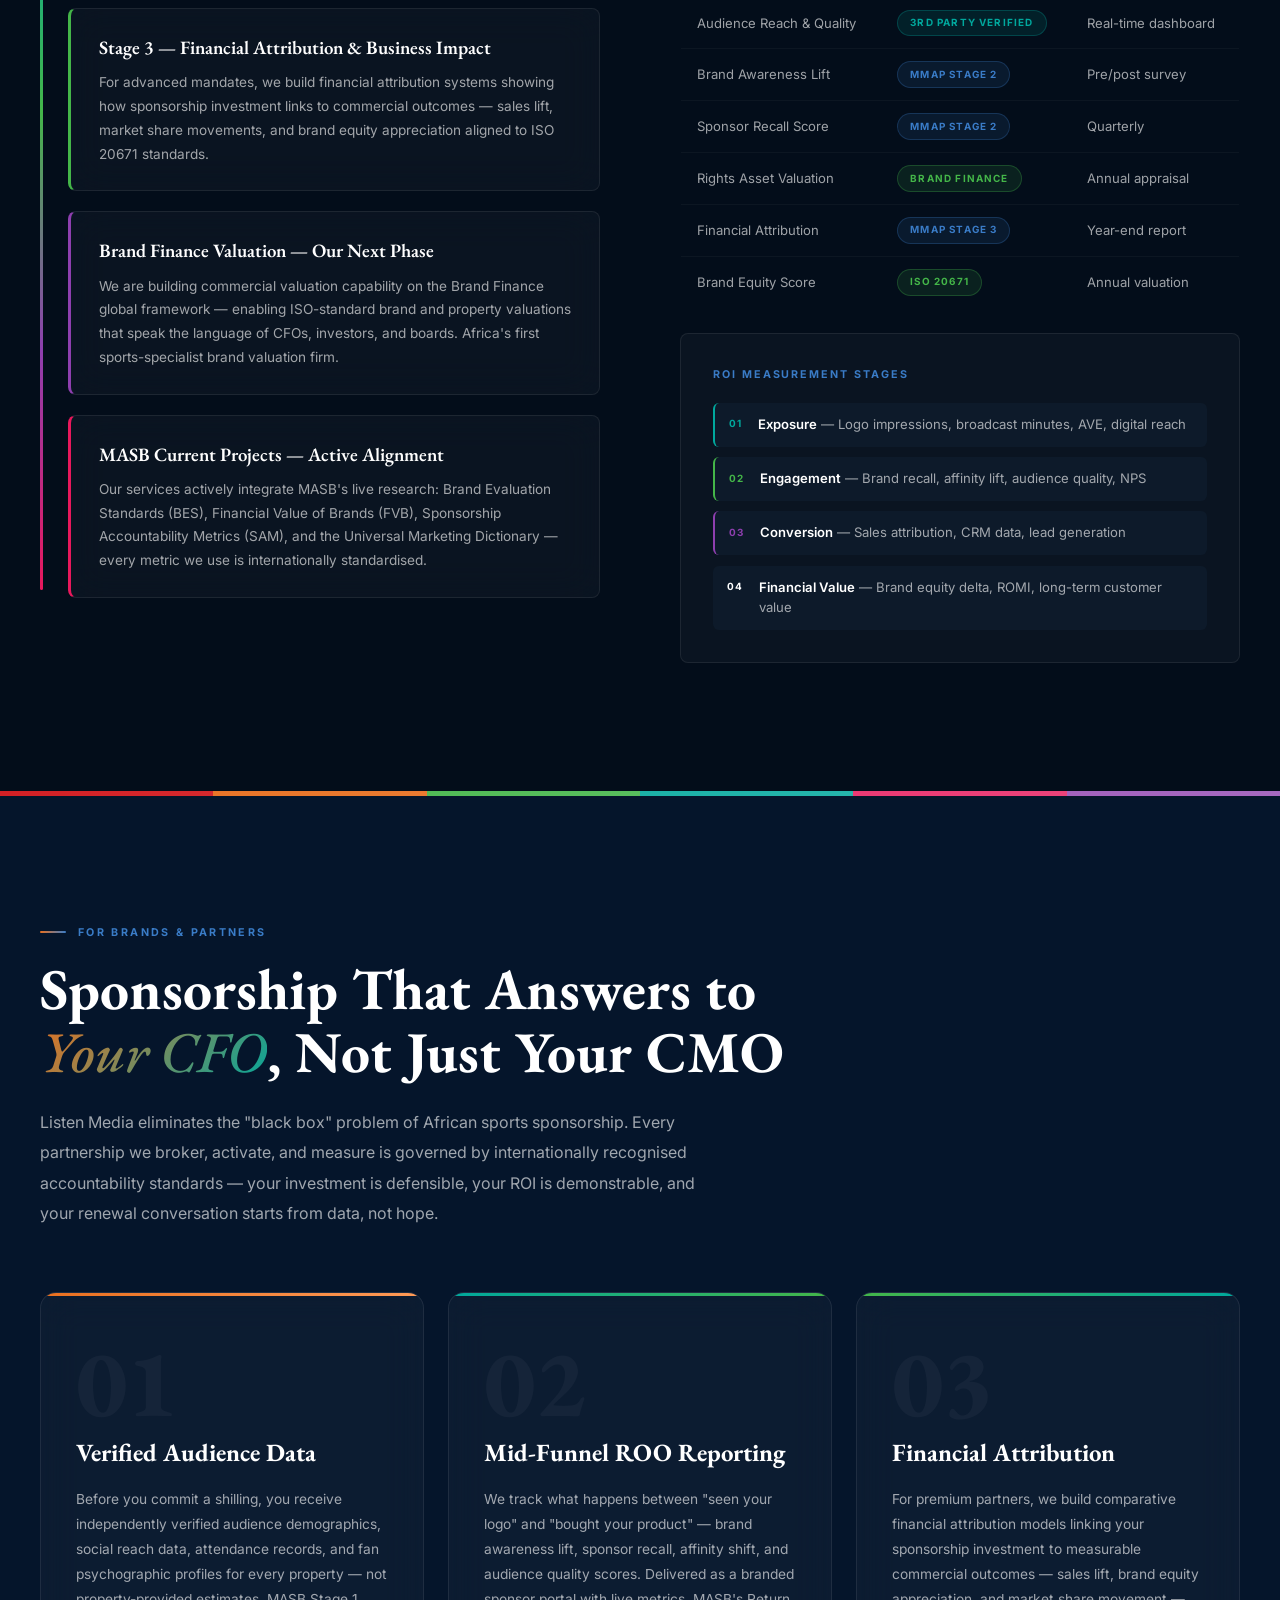
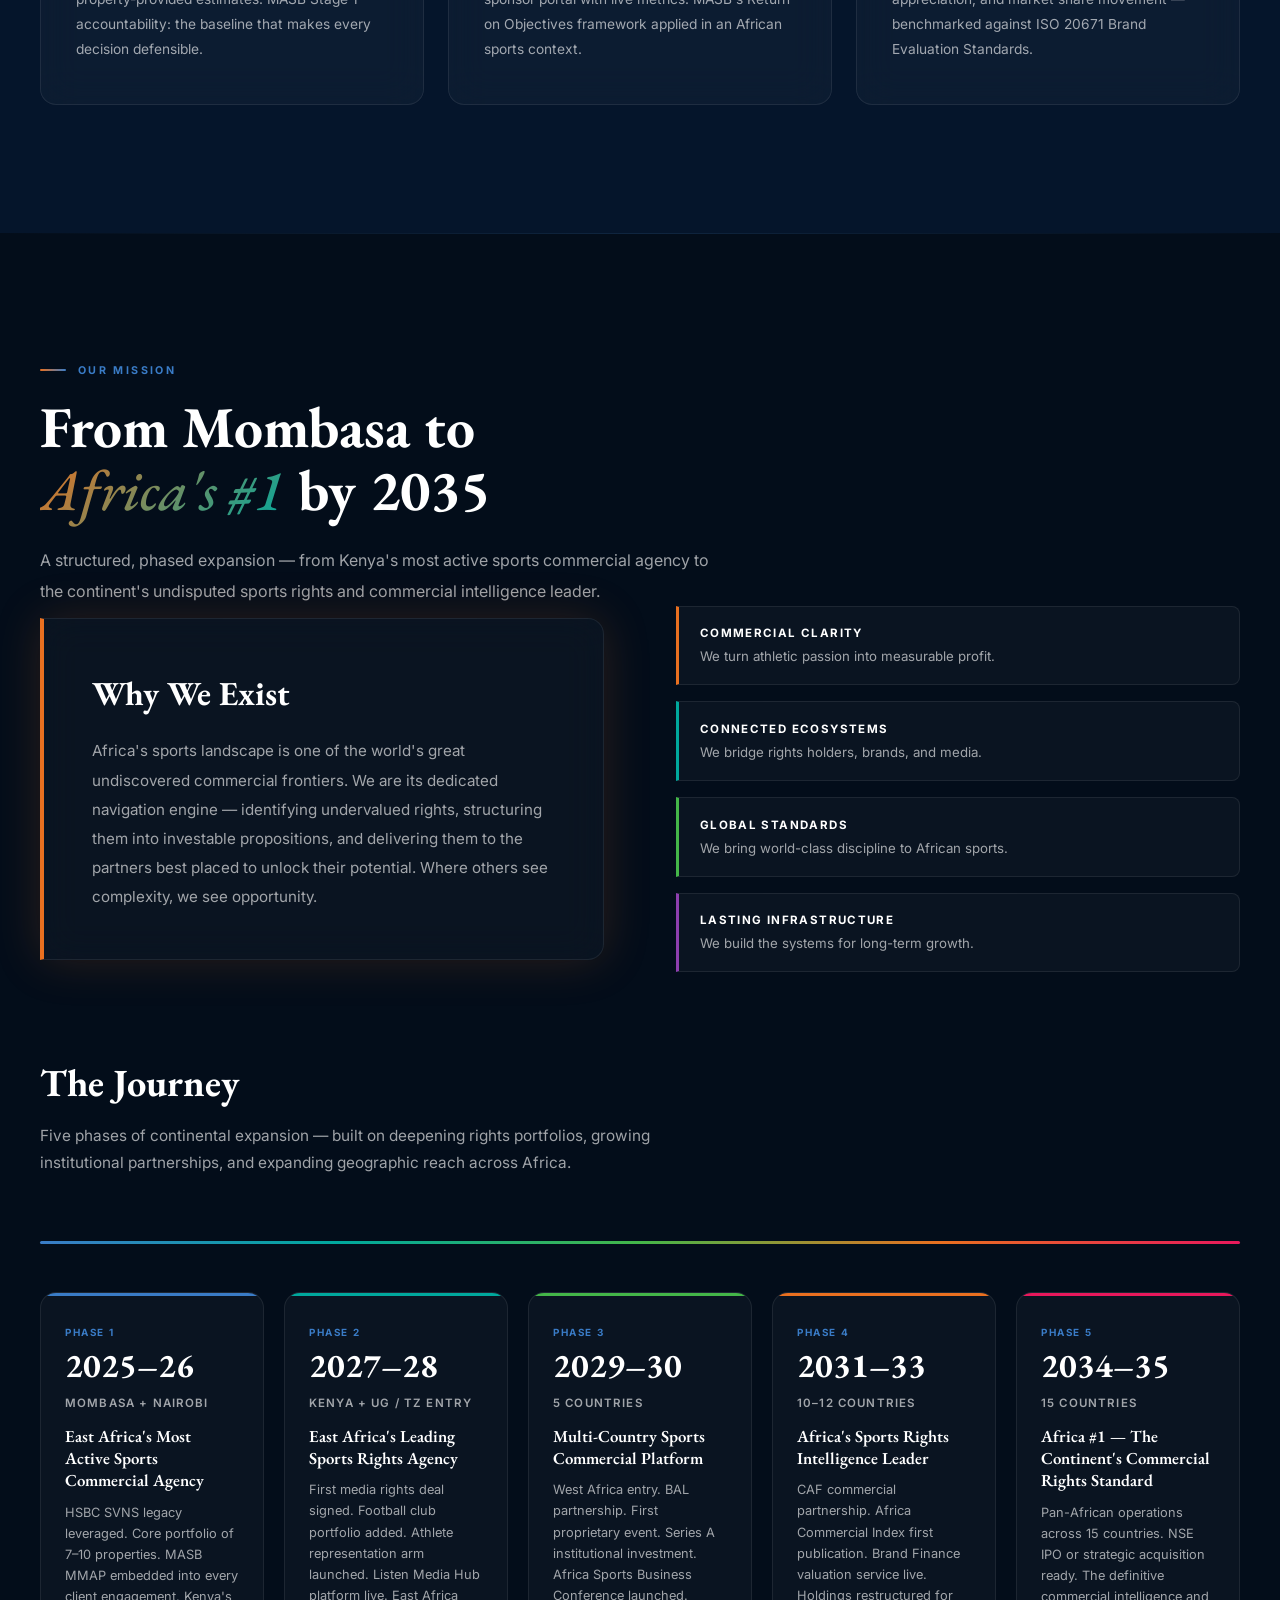
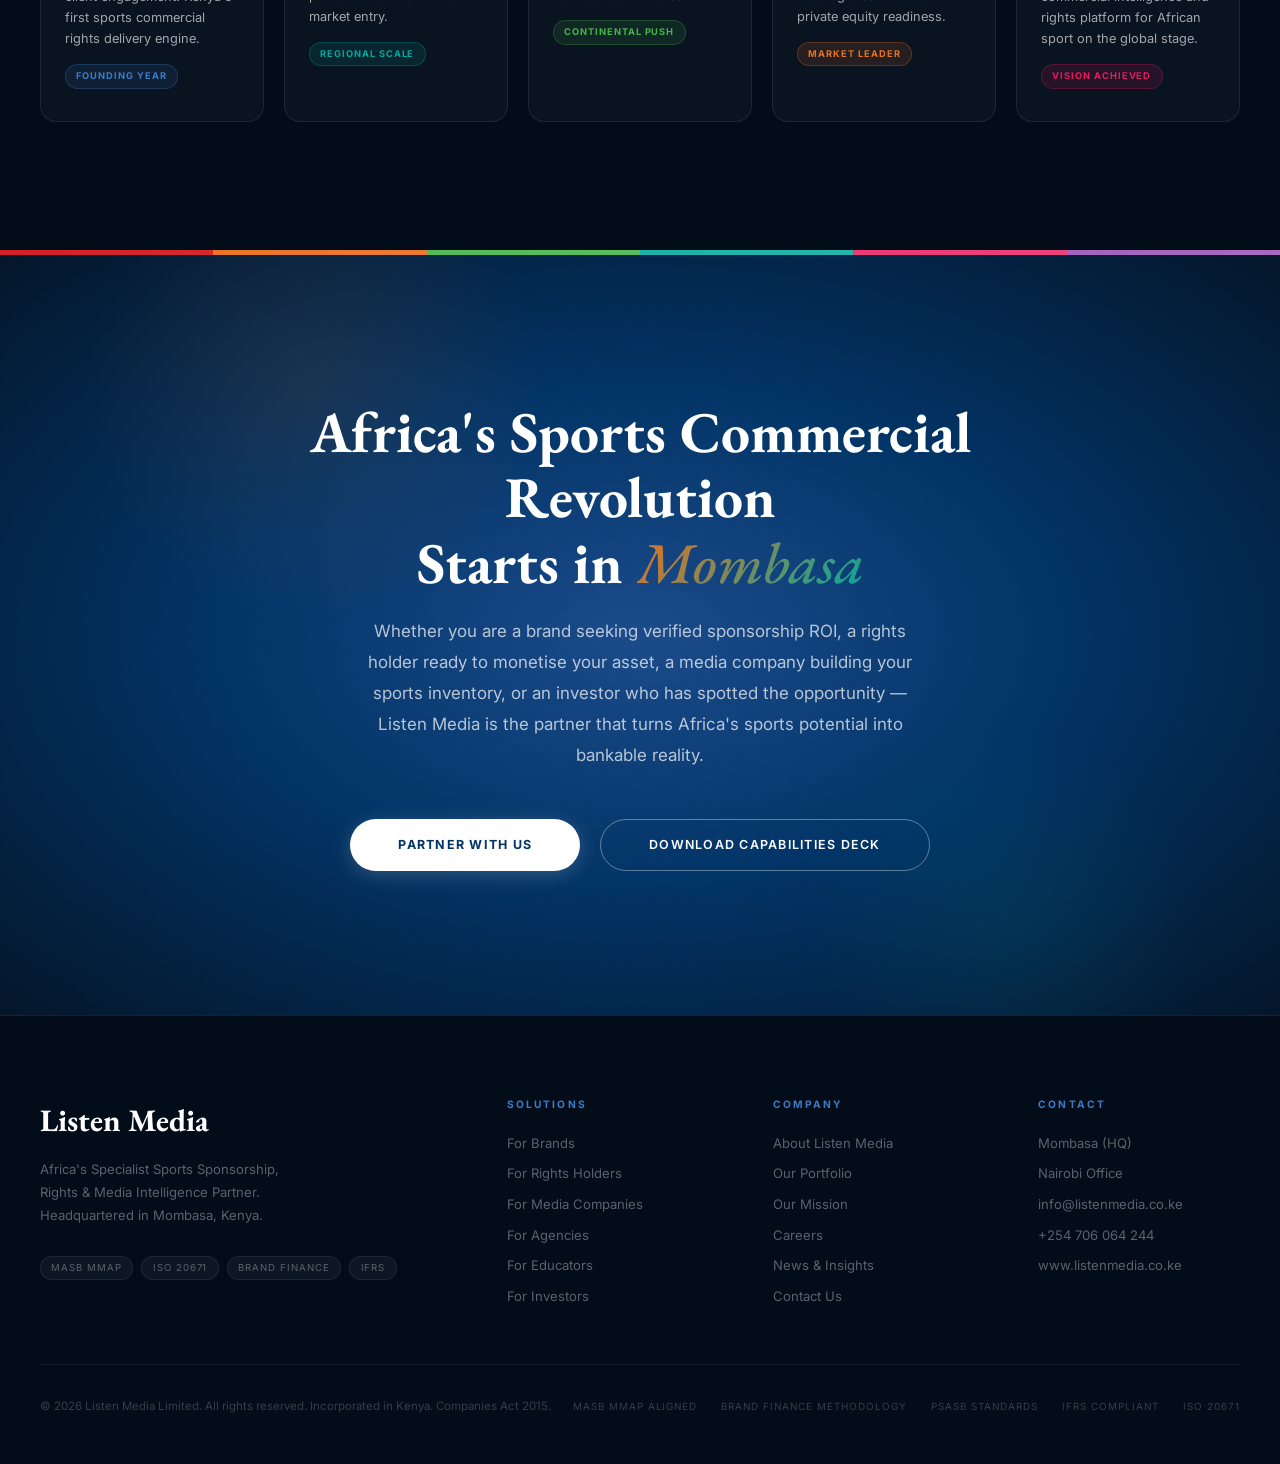
<file: index (1).html>
<!DOCTYPE html>
<html lang="en">

<head>
  <meta charset="UTF-8">
  <meta name="viewport" content="width=device-width, initial-scale=1.0">
  <title>Listen Media Limited — Africa's Specialist Sports Sponsorship, Rights &amp; Media Intelligence Partner</title>
  <meta name="description"
    content="Listen Media structures, activates, and delivers Africa's sports commercial rights — converting the continent's vast, underpenetrated sports assets into consistent, measurable value for brands, rights holders, media companies, agencies, and investors.">
  <link rel="preconnect" href="https://fonts.googleapis.com">
  <link
    href="https://fonts.googleapis.com/css2?family=EB+Garamond:ital,wght@0,400;0,500;0,600;0,700;0,800;1,400;1,500;1,600&family=Inter:wght@300;400;500;600;700&display=swap"
    rel="stylesheet">
  <style>
    /* ══════════════════════════════════════════
   BRAND TOKENS
══════════════════════════════════════════ */
    :root {
      --deep-blue: #003366;
      --deep-blue-lt: #3A7CC7;
      --white: #FFFFFF;
      --off-white: #F5F7FA;
      --orange: #E97020;
      --green: #44B649;
      --teal: #00A89D;
      --red: #D42025;
      --hot-pink: #E8185C;
      --purple: #8E3FAF;

      --text-muted: rgba(255, 255, 255, 0.62);
      --text-subtle: rgba(255, 255, 255, 0.35);
      --border: rgba(255, 255, 255, 0.08);
      --border-blue: rgba(58, 124, 199, 0.22);

      /* Layout & background layers */
      --bg-darkest: #030d1a;
      --bg-dark: #05152b;
      --bg-mid: #071d3a;
      --bg-navy: #0a2448;

      /* Design system */
      --glass-bg: rgba(255, 255, 255, 0.032);
      --glass-border: rgba(255, 255, 255, 0.08);
      --glass-blur: blur(18px);
      --radius-card: 16px;
      --radius-sm: 8px;
      --transition: all 0.38s cubic-bezier(0.4, 0, 0.2, 1);

      /* Glow shadows */
      --glow-orange: 0 0 48px rgba(233, 112, 32, 0.18);
      --glow-teal: 0 0 48px rgba(0, 168, 157, 0.18);
      --glow-blue: 0 0 48px rgba(58, 124, 199, 0.18);
      --glow-green: 0 0 48px rgba(68, 182, 73, 0.18);
      --glow-pink: 0 0 48px rgba(232, 24, 92, 0.18);
      --glow-purple: 0 0 48px rgba(142, 63, 175, 0.18);
    }

    /* ══════════════════════════════════════════
   RESET & BASE
══════════════════════════════════════════ */
    *,
    *::before,
    *::after {
      margin: 0;
      padding: 0;
      box-sizing: border-box;
    }

    html {
      scroll-behavior: smooth;
      font-size: 16px;
    }

    body {
      font-family: 'Inter', sans-serif;
      background: var(--bg-darkest);
      color: var(--white);
      overflow-x: hidden;
      line-height: 1.6;
    }

    img {
      max-width: 100%;
      display: block;
    }

    button {
      font-family: inherit;
      cursor: pointer;
    }

    a {
      text-decoration: none;
    }

    /* ══════════════════════════════════════════
   SCROLL REVEAL SYSTEM
══════════════════════════════════════════ */
    .reveal {
      opacity: 0;
      transform: translateY(40px);
      transition: opacity 0.75s cubic-bezier(0.4, 0, 0.2, 1),
        transform 0.75s cubic-bezier(0.4, 0, 0.2, 1);
    }

    .reveal.from-left {
      transform: translateX(-40px);
    }

    .reveal.from-right {
      transform: translateX(40px);
    }

    .reveal.from-up {
      transform: translateY(-20px);
    }

    .reveal.visible {
      opacity: 1;
      transform: translate(0, 0);
    }

    .reveal-delay-1 {
      transition-delay: 0.1s;
    }

    .reveal-delay-2 {
      transition-delay: 0.2s;
    }

    .reveal-delay-3 {
      transition-delay: 0.3s;
    }

    .reveal-delay-4 {
      transition-delay: 0.4s;
    }

    .reveal-delay-5 {
      transition-delay: 0.5s;
    }

    /* ══════════════════════════════════════════
   NAV
══════════════════════════════════════════ */
    nav {
      position: fixed;
      top: 0;
      left: 0;
      right: 0;
      z-index: 1000;
      padding: 1.1rem 2.5rem;
      transition: var(--transition);
    }

    nav.scrolled {
      background: rgba(3, 13, 26, 0.94);
      backdrop-filter: blur(28px);
      -webkit-backdrop-filter: blur(28px);
      border-bottom: 1px solid var(--border);
      box-shadow: 0 4px 40px rgba(0, 0, 0, 0.5);
    }

    .nav-inner {
      max-width: 1380px;
      margin: 0 auto;
      display: flex;
      justify-content: space-between;
      align-items: center;
    }

    .nav-logo {
      display: flex;
      align-items: center;
      gap: 0.8rem;
      text-decoration: none;
    }

    .nav-logo-text {
      font-family: 'EB Garamond', serif;
      font-size: 1.45rem;
      font-weight: 700;
      color: var(--white);
      letter-spacing: 0.04em;
      line-height: 1;
    }

    .nav-logo-text span {
      display: block;
      font-size: 0.68rem;
      font-weight: 400;
      letter-spacing: 0.2em;
      color: rgba(255, 255, 255, 0.42);
      font-family: 'Inter', sans-serif;
      text-transform: uppercase;
    }

    .nav-links {
      display: flex;
      gap: 2.5rem;
      align-items: center;
    }

    .nav-links a {
      font-size: 0.72rem;
      font-weight: 500;
      color: rgba(255, 255, 255, 0.58);
      letter-spacing: 0.08em;
      text-transform: uppercase;
      transition: color 0.25s;
      position: relative;
      padding-bottom: 3px;
    }

    .nav-links a::after {
      content: '';
      position: absolute;
      bottom: -2px;
      left: 0;
      right: 0;
      height: 1.5px;
      background: linear-gradient(90deg, var(--orange), var(--teal));
      transform: scaleX(0);
      transform-origin: left;
      transition: transform 0.3s ease;
      border-radius: 2px;
    }

    .nav-links a:hover {
      color: var(--white);
    }

    .nav-links a:hover::after {
      transform: scaleX(1);
    }

    .nav-cta {
      background: linear-gradient(135deg, var(--orange) 0%, #c96010 100%);
      color: var(--white);
      border: none;
      padding: 0.65rem 1.6rem;
      font-size: 0.72rem;
      font-weight: 600;
      letter-spacing: 0.08em;
      text-transform: uppercase;
      border-radius: 100px;
      transition: var(--transition);
      box-shadow: 0 4px 20px rgba(233, 112, 32, 0.35);
    }

    .nav-cta:hover {
      transform: translateY(-2px);
      box-shadow: 0 8px 30px rgba(233, 112, 32, 0.5);
    }

    /* Hamburger */
    .hamburger {
      display: none;
      flex-direction: column;
      justify-content: center;
      align-items: center;
      width: 42px;
      height: 42px;
      background: var(--glass-bg);
      border: 1px solid var(--glass-border);
      border-radius: var(--radius-sm);
      gap: 5px;
      cursor: pointer;
      position: relative;
      z-index: 1001;
    }

    .hamburger span {
      width: 20px;
      height: 2px;
      background: var(--white);
      border-radius: 2px;
      display: block;
      transition: var(--transition);
    }

    .hamburger.active span:nth-child(1) {
      transform: translateY(7px) rotate(45deg);
    }

    .hamburger.active span:nth-child(2) {
      opacity: 0;
      transform: scaleX(0);
    }

    .hamburger.active span:nth-child(3) {
      transform: translateY(-7px) rotate(-45deg);
    }

    /* Mobile overlay menu */
    .mobile-menu {
      position: fixed;
      inset: 0;
      z-index: 999;
      background: rgba(3, 13, 26, 0.98);
      backdrop-filter: blur(28px);
      -webkit-backdrop-filter: blur(28px);
      display: flex;
      flex-direction: column;
      justify-content: center;
      align-items: center;
      gap: 2.25rem;
      opacity: 0;
      pointer-events: none;
      transition: opacity 0.4s ease;
    }

    .mobile-menu.open {
      opacity: 1;
      pointer-events: all;
    }

    .mobile-menu a {
      font-family: 'EB Garamond', serif;
      font-size: 2.4rem;
      font-weight: 700;
      color: var(--white);
      letter-spacing: 0.02em;
      opacity: 0;
      transform: translateY(24px);
      transition: opacity 0.45s ease, transform 0.45s ease, color 0.25s;
    }

    .mobile-menu.open a {
      opacity: 1;
      transform: translateY(0);
    }

    .mobile-menu.open a:nth-child(1) {
      transition-delay: 0.08s;
    }

    .mobile-menu.open a:nth-child(2) {
      transition-delay: 0.15s;
    }

    .mobile-menu.open a:nth-child(3) {
      transition-delay: 0.22s;
    }

    .mobile-menu.open a:nth-child(4) {
      transition-delay: 0.29s;
    }

    .mobile-menu.open a:nth-child(5) {
      transition-delay: 0.36s;
    }

    .mobile-menu a:hover {
      color: var(--orange);
    }

    .mobile-menu-cta {
      margin-top: 0.5rem;
      background: linear-gradient(135deg, var(--orange), #c96010);
      color: var(--white);
      border: none;
      padding: 1rem 3rem;
      font-size: 0.82rem;
      font-weight: 600;
      letter-spacing: 0.1em;
      text-transform: uppercase;
      border-radius: 100px;
      opacity: 0;
      transform: translateY(24px);
      transition: opacity 0.45s ease 0.44s, transform 0.45s ease 0.44s;
    }

    .mobile-menu.open .mobile-menu-cta {
      opacity: 1;
      transform: translateY(0);
    }

    /* ══════════════════════════════════════════
   HERO
══════════════════════════════════════════ */
    .hero {
      min-height: 100vh;
      display: flex;
      flex-direction: column;
      justify-content: center;
      padding: 9rem 2.5rem 4rem;
      position: relative;
      overflow: hidden;
      background: radial-gradient(ellipse 70% 80% at 20% 60%, #003d7a 0%, #001a38 48%, var(--bg-darkest) 100%);
    }

    .hero-inner {
      max-width: 1380px;
      margin: 0 auto;
      width: 100%;
      position: relative;
      z-index: 2;
      display: grid;
      grid-template-columns: 55% 1fr;
      gap: 4rem;
      align-items: center;
    }

    .hero-left {
      display: flex;
      flex-direction: column;
    }

    /* ─── HERO RIGHT — Impact Stats Panel ─── */
    .hero-right {
      position: relative;
      display: flex;
      align-items: center;
      justify-content: center;
      animation: fadeUp 0.9s 0.4s both;
      margin-top: -20rem;
    }

    .hero-arc-wrap {
      position: relative;
      width: 420px;
      height: 420px;
      flex-shrink: 0;
    }

    .hero-arc-svg {
      width: 100%;
      height: 100%;
      animation: arc-spin 28s linear infinite;
    }

    @keyframes arc-spin {
      from {
        transform: rotate(0deg);
      }

      to {
        transform: rotate(360deg);
      }
    }

    /* Stat cards floating around the arc — clock-face positions */
    .hero-stat-card {
      position: absolute;
      background: rgba(5, 21, 43, 0.85);
      backdrop-filter: blur(20px);
      -webkit-backdrop-filter: blur(20px);
      border: 1px solid rgba(255, 255, 255, 0.1);
      border-radius: 14px;
      padding: 1rem 1.4rem;
      min-width: 130px;
      animation: fadeUp 0.8s both;
      transition: transform 0.3s ease, box-shadow 0.3s ease;
    }

    .hero-stat-card:hover {
      transform: translateY(-4px) !important;
      box-shadow: 0 16px 40px rgba(0, 0, 0, 0.5);
    }

    /* Cards are children 3-7 inside .hero-arc-wrap (after SVG and center div) */
    /* 12 o'clock — top center */
    .hero-stat-card:nth-child(3) {
      top: -8%;
      left: 50%;
      transform: translateX(-50%);
      animation-delay: 0.6s;
      border-top: 2px solid var(--orange);
    }

    /* 3 o'clock — right middle */
    .hero-stat-card:nth-child(4) {
      top: 38%;
      right: -22%;
      animation-delay: 0.75s;
      border-top: 2px solid var(--teal);
    }

    /* 5 o'clock — bottom right */
    .hero-stat-card:nth-child(5) {
      bottom: 2%;
      right: -14%;
      animation-delay: 0.9s;
      border-top: 2px solid var(--green);
    }

    /* 7 o'clock — bottom left */
    .hero-stat-card:nth-child(6) {
      bottom: 2%;
      left: -14%;
      animation-delay: 1.05s;
      border-top: 2px solid var(--purple);
    }

    /* 9 o'clock — left middle */
    .hero-stat-card:nth-child(7) {
      top: 38%;
      left: -22%;
      animation-delay: 1.2s;
      border-top: 2px solid var(--hot-pink);
    }

    .stat-card-num {
      font-family: 'EB Garamond', serif;
      font-size: 2rem;
      font-weight: 700;
      line-height: 1;
      color: var(--white);
      margin-bottom: 0.2rem;
    }

    .stat-card-label {
      font-size: 0.62rem;
      font-weight: 600;
      letter-spacing: 0.1em;
      text-transform: uppercase;
      color: var(--text-muted);
    }

    /* Central badge inside the arc */
    .hero-arc-center {
      position: absolute;
      top: 50%;
      left: 50%;
      transform: translate(-50%, -50%);
      text-align: center;
      pointer-events: none;
    }

    .hero-arc-center-logo {
      display: block;
      margin: 0 auto 0.5rem;
      animation: arc-spin 28s linear infinite reverse;
    }

    .hero-arc-center-text {
      font-family: 'EB Garamond', serif;
      font-size: 1.1rem;
      font-weight: 700;
      color: var(--white);
      letter-spacing: 0.04em;
      line-height: 1.2;
    }

    .hero-arc-center-sub {
      font-size: 0.6rem;
      font-weight: 600;
      letter-spacing: 0.2em;
      text-transform: uppercase;
      color: var(--text-muted);
      margin-top: 0.25rem;
    }

    /* Floating blobs */
    .hero-shapes {
      position: absolute;
      inset: 0;
      pointer-events: none;
      overflow: hidden;
    }

    .shape {
      position: absolute;
      border-radius: 50%;
      animation: blob-float 12s ease-in-out infinite;
      will-change: transform;
      filter: blur(50px);
    }

    .shape-1 {
      width: 580px;
      height: 580px;
      opacity: 0.07;
      background: var(--orange);
      top: -18%;
      right: -10%;
      animation-delay: 0s;
      animation-duration: 14s;
    }

    .shape-2 {
      width: 380px;
      height: 380px;
      opacity: 0.07;
      background: var(--teal);
      bottom: 5%;
      right: 18%;
      animation-delay: -4s;
      animation-duration: 11s;
    }

    .shape-3 {
      width: 260px;
      height: 260px;
      opacity: 0.06;
      background: var(--purple);
      top: 28%;
      right: 32%;
      animation-delay: -7s;
      animation-duration: 9s;
    }

    .shape-4 {
      width: 200px;
      height: 200px;
      opacity: 0.05;
      background: var(--hot-pink);
      bottom: -5%;
      left: 12%;
      animation-delay: -2s;
      animation-duration: 13s;
    }

    .shape-5 {
      width: 150px;
      height: 150px;
      opacity: 0.06;
      background: var(--green);
      top: 22%;
      left: 42%;
      animation-delay: -5s;
      animation-duration: 10s;
    }

    @keyframes blob-float {

      0%,
      100% {
        transform: translateY(0) scale(1);
      }

      33% {
        transform: translateY(-32px) scale(1.06);
      }

      66% {
        transform: translateY(22px) scale(0.96);
      }
    }

    /* Grid overlay */
    .hero-grid {
      position: absolute;
      inset: 0;
      pointer-events: none;
      z-index: 1;
      background-image:
        linear-gradient(rgba(255, 255, 255, 0.016) 1px, transparent 1px),
        linear-gradient(90deg, rgba(255, 255, 255, 0.016) 1px, transparent 1px);
      background-size: 64px 64px;
    }

    /* Hero content */
    .hero-badge {
      display: inline-flex;
      align-items: center;
      gap: 0.65rem;
      background: rgba(68, 182, 73, 0.1);
      border: 1px solid rgba(68, 182, 73, 0.28);
      padding: 0.42rem 1.1rem;
      font-size: 0.67rem;
      font-weight: 600;
      letter-spacing: 0.14em;
      text-transform: uppercase;
      color: var(--green);
      margin-bottom: 2.2rem;
      width: fit-content;
      border-radius: 100px;
      animation: fadeUp 0.8s 0.08s both;
    }

    .hero-badge-dot {
      width: 7px;
      height: 7px;
      border-radius: 50%;
      background: var(--green);
      flex-shrink: 0;
      animation: pulse-dot 2.2s ease-in-out infinite;
    }

    @keyframes pulse-dot {

      0%,
      100% {
        box-shadow: 0 0 0 0 rgba(68, 182, 73, 0.7);
      }

      50% {
        box-shadow: 0 0 0 7px rgba(68, 182, 73, 0);
      }
    }

    .hero h1 {
      font-family: 'EB Garamond', serif;
      font-size: clamp(3rem, 7.5vw, 7rem);
      line-height: 1.04;
      font-weight: 700;
      color: var(--white);
      margin-bottom: 1.8rem;
      max-width: 1080px;
      animation: fadeUp 0.8s 0.22s both;
    }

    .hero h1 em {
      font-style: italic;
      font-weight: 500;
      background: linear-gradient(135deg, var(--orange) 0%, var(--teal) 100%);
      -webkit-background-clip: text;
      -webkit-text-fill-color: transparent;
      background-clip: text;
    }

    .hero-sub {
      font-size: 1.08rem;
      color: var(--text-muted);
      max-width: 640px;
      line-height: 1.88;
      margin-bottom: 3rem;
      font-weight: 300;
      animation: fadeUp 0.8s 0.36s both;
    }

    .hero-pillars {
      display: grid;
      grid-template-columns: repeat(4, 1fr);
      gap: 1px;
      margin-bottom: 3.5rem;
      background: var(--border);
      border: 1px solid var(--border);
      border-radius: var(--radius-sm);
      overflow: hidden;
      max-width: 860px;
      animation: fadeUp 0.8s 0.5s both;
    }

    .hero-pillar {
      background: rgba(0, 30, 65, 0.65);
      backdrop-filter: blur(12px);
      padding: 1.4rem 1.5rem;
      display: flex;
      flex-direction: column;
      gap: 0.3rem;
      transition: background 0.3s;
    }

    .hero-pillar:hover {
      background: rgba(0, 50, 110, 0.75);
    }

    .pillar-label {
      font-size: 0.68rem;
      font-weight: 700;
      letter-spacing: 0.12em;
      text-transform: uppercase;
    }

    .pillar-desc {
      font-size: 0.77rem;
      color: var(--text-muted);
      line-height: 1.5;
    }

    .hero-ctas {
      display: flex;
      gap: 1.25rem;
      flex-wrap: wrap;
      animation: fadeUp 0.8s 0.62s both;
      justify-content: flex-start;
    }

    @keyframes fadeUp {
      from {
        opacity: 0;
        transform: translateY(30px);
      }

      to {
        opacity: 1;
        transform: translateY(0);
      }
    }

    /* ══════════════════════════════════════════
   BUTTONS
══════════════════════════════════════════ */
    .btn-primary {
      background: linear-gradient(135deg, var(--orange) 0%, #c96010 100%);
      color: var(--white);
      padding: 1rem 2.6rem;
      font-size: 0.78rem;
      font-weight: 600;
      letter-spacing: 0.1em;
      text-transform: uppercase;
      border: none;
      border-radius: 100px;
      transition: var(--transition);
      box-shadow: 0 4px 24px rgba(233, 112, 32, 0.38);
    }

    .btn-primary:hover {
      transform: translateY(-3px);
      box-shadow: 0 10px 34px rgba(233, 112, 32, 0.54);
    }

    .btn-outline {
      background: transparent;
      color: var(--white);
      padding: 1rem 2.6rem;
      font-size: 0.78rem;
      font-weight: 500;
      letter-spacing: 0.1em;
      text-transform: uppercase;
      border: 1.5px solid rgba(255, 255, 255, 0.22);
      border-radius: 100px;
      transition: var(--transition);
    }

    .btn-outline:hover {
      border-color: var(--teal);
      color: var(--teal);
      box-shadow: 0 0 24px rgba(0, 168, 157, 0.18);
      transform: translateY(-2px);
    }

    .btn-white {
      background: var(--white);
      color: var(--deep-blue);
      border: none;
      padding: 1.1rem 3rem;
      font-size: 0.78rem;
      font-weight: 700;
      letter-spacing: 0.1em;
      text-transform: uppercase;
      border-radius: 100px;
      transition: var(--transition);
      box-shadow: 0 4px 20px rgba(255, 255, 255, 0.18);
    }

    .btn-white:hover {
      transform: translateY(-3px);
      box-shadow: 0 10px 34px rgba(255, 255, 255, 0.28);
      background: var(--off-white);
    }

    .btn-outline-white {
      background: transparent;
      color: var(--white);
      border: 1.5px solid rgba(255, 255, 255, 0.36);
      padding: 1.1rem 3rem;
      font-size: 0.78rem;
      font-weight: 600;
      letter-spacing: 0.1em;
      text-transform: uppercase;
      border-radius: 100px;
      transition: var(--transition);
    }

    .btn-outline-white:hover {
      border-color: var(--white);
      box-shadow: 0 0 24px rgba(255, 255, 255, 0.12);
      transform: translateY(-3px);
    }

    /* ══════════════════════════════════════════
   COLOR BAR
══════════════════════════════════════════ */
    .color-bar {
      display: flex;
      height: 5px;
      position: relative;
      overflow: hidden;
    }

    .color-bar span {
      flex: 1;
    }

    .color-bar .c1 {
      background: var(--red);
    }

    .color-bar .c2 {
      background: var(--orange);
    }

    .color-bar .c3 {
      background: var(--green);
    }

    .color-bar .c4 {
      background: var(--teal);
    }

    .color-bar .c5 {
      background: var(--hot-pink);
    }

    .color-bar .c6 {
      background: var(--purple);
    }

    .color-bar::after {
      content: '';
      position: absolute;
      inset: 0;
      background: linear-gradient(90deg, transparent 0%, rgba(255, 255, 255, 0.22) 50%, transparent 100%);
      background-size: 200% 100%;
      animation: shimmer 3.2s linear infinite;
    }

    @keyframes shimmer {
      0% {
        background-position: 200% center;
      }

      100% {
        background-position: -200% center;
      }
    }

    /* ══════════════════════════════════════════
   SECTION BASE
══════════════════════════════════════════ */
    section {
      padding: 8rem 2.5rem;
      position: relative;
    }

    .section-inner {
      max-width: 1380px;
      margin: 0 auto;
    }

    .section-label {
      font-size: 0.67rem;
      font-weight: 700;
      letter-spacing: 0.22em;
      text-transform: uppercase;
      color: var(--deep-blue-lt);
      margin-bottom: 1rem;
      display: flex;
      align-items: center;
      gap: 0.75rem;
    }

    .section-label::before {
      content: '';
      width: 26px;
      height: 2px;
      flex-shrink: 0;
      background: linear-gradient(90deg, var(--orange), var(--deep-blue-lt));
      border-radius: 2px;
    }

    .section-title {
      font-family: 'EB Garamond', serif;
      font-size: clamp(2.4rem, 4.5vw, 4.2rem);
      font-weight: 700;
      line-height: 1.1;
      color: var(--white);
      margin-bottom: 1.5rem;
    }

    .section-title em {
      font-style: italic;
      font-weight: 500;
      background: linear-gradient(135deg, var(--orange) 0%, var(--teal) 100%);
      -webkit-background-clip: text;
      -webkit-text-fill-color: transparent;
      background-clip: text;
    }

    .section-body {
      color: var(--text-muted);
      font-size: 1rem;
      line-height: 1.88;
      max-width: 680px;
    }

    .section-divider {
      height: 1px;
      background: linear-gradient(90deg, transparent, var(--border-blue), transparent);
    }

    /* Tag pills (shared) */
    .what-tag,
    .tag {
      display: inline-block;
      font-size: 0.62rem;
      font-weight: 700;
      letter-spacing: 0.12em;
      text-transform: uppercase;
      padding: 0.28rem 0.75rem;
      border-radius: 100px;
    }

    .tag-orange {
      background: rgba(233, 112, 32, 0.12);
      color: var(--orange);
      border: 1px solid rgba(233, 112, 32, 0.28);
    }

    .tag-blue {
      background: rgba(58, 124, 199, 0.12);
      color: var(--deep-blue-lt);
      border: 1px solid rgba(58, 124, 199, 0.28);
    }

    .tag-green {
      background: rgba(68, 182, 73, 0.12);
      color: var(--green);
      border: 1px solid rgba(68, 182, 73, 0.28);
    }

    .tag-teal {
      background: rgba(0, 168, 157, 0.12);
      color: var(--teal);
      border: 1px solid rgba(0, 168, 157, 0.28);
    }

    .tag-pink {
      background: rgba(232, 24, 92, 0.12);
      color: var(--hot-pink);
      border: 1px solid rgba(232, 24, 92, 0.28);
    }

    .tag-purple {
      background: rgba(142, 63, 175, 0.12);
      color: var(--purple);
      border: 1px solid rgba(142, 63, 175, 0.28);
    }

    /* ══════════════════════════════════════════
   GLASS CARD — reusable mixin pattern
══════════════════════════════════════════ */
    .glass-card {
      background: var(--glass-bg);
      backdrop-filter: var(--glass-blur);
      -webkit-backdrop-filter: var(--glass-blur);
      border: 1px solid var(--glass-border);
      border-radius: var(--radius-card);
      transition: var(--transition);
    }

    .glass-card:hover {
      border-color: rgba(255, 255, 255, 0.14);
      background: rgba(255, 255, 255, 0.046);
      box-shadow: 0 22px 50px rgba(0, 0, 0, 0.48);
      transform: translateY(-6px);
    }

    /* ══════════════════════════════════════════
   WHAT WE DO
══════════════════════════════════════════ */
    .what-section {
      background: var(--bg-dark);
    }

    .what-grid {
      display: grid;
      grid-template-columns: repeat(3, 1fr);
      gap: 1.25rem;
      margin-top: 4rem;
    }

    .what-card {
      background: var(--glass-bg);
      backdrop-filter: var(--glass-blur);
      border: 1px solid var(--glass-border);
      border-radius: var(--radius-card);
      padding: 2.6rem 2.2rem;
      position: relative;
      overflow: hidden;
      transition: var(--transition);
    }

    /* top gradient accent */
    .what-card::before {
      content: '';
      position: absolute;
      top: 0;
      left: 0;
      right: 0;
      height: 3px;
      border-radius: var(--radius-card) var(--radius-card) 0 0;
    }

    .what-card:nth-child(1)::before {
      background: linear-gradient(90deg, var(--orange), #ff9a56);
    }

    .what-card:nth-child(2)::before {
      background: linear-gradient(90deg, var(--deep-blue-lt), var(--teal));
    }

    .what-card:nth-child(3)::before {
      background: linear-gradient(90deg, var(--teal), var(--green));
    }

    .what-card:hover {
      transform: translateY(-7px);
      border-color: rgba(255, 255, 255, 0.15);
      background: rgba(255, 255, 255, 0.048);
    }

    .what-card:nth-child(1):hover {
      box-shadow: 0 24px 52px rgba(0, 0, 0, 0.42), var(--glow-orange);
    }

    .what-card:nth-child(2):hover {
      box-shadow: 0 24px 52px rgba(0, 0, 0, 0.42), var(--glow-blue);
    }

    .what-card:nth-child(3):hover {
      box-shadow: 0 24px 52px rgba(0, 0, 0, 0.42), var(--glow-teal);
    }

    .what-card h3 {
      font-family: 'EB Garamond', serif;
      font-size: 1.75rem;
      font-weight: 700;
      color: var(--white);
      margin-bottom: 0.9rem;
    }

    .what-card p {
      font-size: 0.89rem;
      color: var(--text-muted);
      line-height: 1.82;
    }

    .what-tag {
      margin-bottom: 1.1rem;
    }

    /* ══════════════════════════════════════════
   SOLUTIONS
══════════════════════════════════════════ */
    .solutions-bg {
      background: var(--bg-darkest);
    }

    .solutions-grid {
      display: grid;
      grid-template-columns: repeat(3, 1fr);
      gap: 1.25rem;
      margin-top: 4rem;
    }

    .solution-card {
      background: var(--glass-bg);
      border: 1px solid var(--glass-border);
      border-radius: var(--radius-card);
      padding: 2.5rem 2.2rem;
      position: relative;
      overflow: hidden;
      transition: var(--transition);
    }

    /* bottom gradient accent on hover */
    .solution-card::after {
      content: '';
      position: absolute;
      bottom: 0;
      left: 0;
      right: 0;
      height: 3px;
      border-radius: 0 0 var(--radius-card) var(--radius-card);
      opacity: 0;
      transition: opacity 0.38s ease;
    }

    .solution-card:nth-child(1)::after {
      background: linear-gradient(90deg, var(--orange), #ff9a56);
    }

    .solution-card:nth-child(2)::after {
      background: linear-gradient(90deg, var(--green), var(--teal));
    }

    .solution-card:nth-child(3)::after {
      background: linear-gradient(90deg, var(--deep-blue-lt), var(--purple));
    }

    .solution-card:nth-child(4)::after {
      background: linear-gradient(90deg, var(--teal), var(--green));
    }

    .solution-card:nth-child(5)::after {
      background: linear-gradient(90deg, var(--purple), var(--hot-pink));
    }

    .solution-card:nth-child(6)::after {
      background: linear-gradient(90deg, var(--hot-pink), var(--orange));
    }

    .solution-card:hover {
      transform: translateY(-6px);
      border-color: rgba(255, 255, 255, 0.14);
      background: rgba(255, 255, 255, 0.044);
      box-shadow: 0 20px 44px rgba(0, 0, 0, 0.5);
    }

    .solution-card:hover::after {
      opacity: 1;
    }

    .solution-num {
      font-size: 0.62rem;
      font-weight: 700;
      color: var(--deep-blue-lt);
      letter-spacing: 0.2em;
      text-transform: uppercase;
      margin-bottom: 1.25rem;
    }

    .solution-icon {
      font-size: 2rem;
      margin-bottom: 1.1rem;
    }

    .solution-title {
      font-family: 'EB Garamond', serif;
      font-size: 1.6rem;
      font-weight: 700;
      color: var(--white);
      margin-bottom: 0.85rem;
      line-height: 1.2;
    }

    .solution-desc {
      color: var(--text-muted);
      font-size: 0.88rem;
      line-height: 1.78;
      margin-bottom: 1.5rem;
    }

    .solution-features {
      list-style: none;
    }

    .solution-features li {
      font-size: 0.79rem;
      color: var(--text-subtle);
      padding: 0.35rem 0;
      border-bottom: 1px solid rgba(255, 255, 255, 0.045);
      display: flex;
      align-items: flex-start;
      gap: 0.55rem;
    }

    .solution-features li:last-child {
      border-bottom: none;
    }

    .solution-features li::before {
      content: '→';
      color: var(--deep-blue-lt);
      font-size: 0.7rem;
      flex-shrink: 0;
      margin-top: 0.12rem;
    }

    /* ══════════════════════════════════════════
   PORTFOLIO
══════════════════════════════════════════ */
    .assets-section {
      background: var(--bg-mid);
    }

    .assets-grid {
      display: grid;
      grid-template-columns: repeat(4, 1fr);
      gap: 1.25rem;
      margin-top: 4rem;
    }

    .asset-card {
      background: var(--glass-bg);
      border: 1px solid var(--glass-border);
      border-radius: var(--radius-card);
      padding: 2rem 1.75rem;
      position: relative;
      overflow: hidden;
      transition: var(--transition);
    }

    /* top accent */
    .asset-card::before {
      content: '';
      position: absolute;
      top: 0;
      left: 0;
      right: 0;
      height: 3px;
      border-radius: var(--radius-card) var(--radius-card) 0 0;
    }

    .asset-card:nth-child(1)::before {
      background: linear-gradient(90deg, var(--orange), #ff9a56);
    }

    .asset-card:nth-child(2)::before {
      background: linear-gradient(90deg, var(--green), var(--teal));
    }

    .asset-card:nth-child(3)::before {
      background: linear-gradient(90deg, var(--teal), var(--deep-blue-lt));
    }

    .asset-card:nth-child(4)::before {
      background: linear-gradient(90deg, var(--deep-blue-lt), var(--purple));
    }

    .asset-card:nth-child(5)::before {
      background: linear-gradient(90deg, var(--hot-pink), var(--purple));
    }

    .asset-card:nth-child(6)::before {
      background: linear-gradient(90deg, var(--red), var(--hot-pink));
    }

    .asset-card:nth-child(7)::before {
      background: linear-gradient(90deg, var(--purple), var(--hot-pink));
    }

    .asset-card:nth-child(8)::before {
      background: linear-gradient(90deg, var(--orange), var(--red));
    }

    /* Hover overlay with stat highlight */
    .asset-hover-overlay {
      position: absolute;
      inset: 0;
      background: rgba(3, 13, 26, 0.92);
      backdrop-filter: blur(12px);
      display: flex;
      flex-direction: column;
      justify-content: center;
      align-items: center;
      padding: 2rem;
      text-align: center;
      opacity: 0;
      transform: translateY(10px);
      transition: var(--transition);
      border-radius: var(--radius-card);
    }

    .asset-card:hover .asset-hover-overlay {
      opacity: 1;
      transform: translateY(0);
    }

    .asset-hover-overlay .ho-stat {
      font-family: 'EB Garamond', serif;
      font-size: 3.2rem;
      font-weight: 700;
      color: var(--white);
      line-height: 1;
      margin-bottom: 0.4rem;
    }

    .asset-hover-overlay .ho-stat-label {
      font-size: 0.65rem;
      text-transform: uppercase;
      letter-spacing: 0.14em;
      color: var(--text-muted);
      margin-bottom: 1.1rem;
    }

    .asset-hover-overlay .ho-desc {
      font-size: 0.8rem;
      color: var(--text-muted);
      line-height: 1.65;
    }

    .asset-card:hover {
      transform: translateY(-6px);
      border-color: rgba(255, 255, 255, 0.16);
      box-shadow: 0 24px 52px rgba(0, 0, 0, 0.52);
    }

    .asset-sport {
      font-size: 0.6rem;
      font-weight: 700;
      color: var(--deep-blue-lt);
      letter-spacing: 0.2em;
      text-transform: uppercase;
      margin-bottom: 0.85rem;
    }

    .asset-name {
      font-family: 'EB Garamond', serif;
      font-size: 1.35rem;
      font-weight: 700;
      color: var(--white);
      margin-bottom: 0.55rem;
      line-height: 1.2;
    }

    .asset-desc {
      font-size: 0.8rem;
      color: var(--text-muted);
      line-height: 1.65;
      margin-bottom: 1.25rem;
    }

    .asset-stat {
      font-family: 'EB Garamond', serif;
      font-size: 1.85rem;
      color: var(--white);
      font-weight: 700;
    }

    .asset-stat-label {
      font-size: 0.65rem;
      color: var(--text-subtle);
      text-transform: uppercase;
      letter-spacing: 0.1em;
    }

    .flagship-badge {
      display: inline-flex;
      align-items: center;
      gap: 0.35rem;
      background: linear-gradient(135deg, var(--orange), #c96010);
      color: var(--white);
      font-size: 0.6rem;
      font-weight: 700;
      letter-spacing: 0.12em;
      text-transform: uppercase;
      padding: 0.26rem 0.72rem;
      margin-bottom: 0.85rem;
      border-radius: 100px;
    }

    /* ══════════════════════════════════════════
   MMAP / ACCOUNTABILITY
══════════════════════════════════════════ */
    .mmap-section {
      background: var(--bg-darkest);
    }

    .mmap-grid {
      display: grid;
      grid-template-columns: 1fr 1fr;
      gap: 5rem;
      align-items: start;
      margin-top: 4rem;
    }

    .mmap-pillars {
      display: flex;
      flex-direction: column;
      gap: 1.25rem;
      position: relative;
      padding-left: 1.75rem;
    }

    /* Animated connector line on the left */
    .mmap-pillars::before {
      content: '';
      position: absolute;
      left: 0;
      top: 0.5rem;
      bottom: 0.5rem;
      width: 3px;
      border-radius: 3px;
      background: linear-gradient(180deg, var(--orange), var(--teal), var(--green), var(--purple), var(--hot-pink));
    }

    .mmap-pillar {
      background: var(--glass-bg);
      backdrop-filter: var(--glass-blur);
      border: 1px solid var(--glass-border);
      border-radius: var(--radius-sm);
      padding: 1.5rem 1.75rem;
      transition: var(--transition);
    }

    .mmap-pillar:nth-child(1) {
      border-left: 3px solid var(--orange);
    }

    .mmap-pillar:nth-child(2) {
      border-left: 3px solid var(--teal);
    }

    .mmap-pillar:nth-child(3) {
      border-left: 3px solid var(--green);
    }

    .mmap-pillar:nth-child(4) {
      border-left: 3px solid var(--purple);
    }

    .mmap-pillar:nth-child(5) {
      border-left: 3px solid var(--hot-pink);
    }

    .mmap-pillar:hover {
      background: rgba(255, 255, 255, 0.056);
      transform: translateX(6px);
      border-right-color: rgba(255, 255, 255, 0.14);
    }

    .mmap-pillar h4 {
      font-family: 'EB Garamond', serif;
      font-size: 1.18rem;
      color: var(--white);
      margin-bottom: 0.5rem;
      font-weight: 600;
    }

    .mmap-pillar p {
      font-size: 0.85rem;
      color: var(--text-muted);
      line-height: 1.75;
    }

    .mmap-right {
      position: sticky;
      top: 7rem;
    }

    .mmap-callout {
      background: var(--glass-bg);
      backdrop-filter: var(--glass-blur);
      border: 1px solid var(--glass-border);
      border-top: 3px solid var(--teal);
      border-radius: var(--radius-card);
      padding: 2.5rem;
      margin-bottom: 1.5rem;
      box-shadow: var(--glow-teal);
    }

    .mmap-callout h3 {
      font-family: 'EB Garamond', serif;
      font-size: 2rem;
      color: var(--white);
      margin-bottom: 1rem;
      font-weight: 700;
    }

    .mmap-callout p {
      font-size: 0.88rem;
      color: var(--text-muted);
      line-height: 1.78;
    }

    .metrics-table {
      width: 100%;
      border-collapse: collapse;
      margin-top: 1.5rem;
      border-radius: var(--radius-sm);
      overflow: hidden;
      border: 1px solid var(--glass-border);
    }

    .metrics-table th {
      text-align: left;
      font-size: 0.63rem;
      font-weight: 700;
      letter-spacing: 0.15em;
      text-transform: uppercase;
      color: var(--deep-blue-lt);
      padding: 0.85rem 1rem;
      border-bottom: 1px solid var(--border-blue);
      background: rgba(58, 124, 199, 0.07);
    }

    .metrics-table td {
      font-size: 0.82rem;
      padding: 0.75rem 1rem;
      color: var(--text-muted);
      border-bottom: 1px solid rgba(255, 255, 255, 0.04);
      vertical-align: middle;
    }

    .metrics-table tr:last-child td {
      border-bottom: none;
    }

    .metrics-table tbody tr:hover td {
      background: rgba(58, 124, 199, 0.08);
    }

    /* ROI stages box */
    .roi-box {
      background: var(--glass-bg);
      border: 1px solid var(--glass-border);
      border-radius: var(--radius-sm);
      padding: 2rem;
      margin-top: 1.5rem;
    }

    .roi-box-label {
      font-size: 0.67rem;
      font-weight: 700;
      letter-spacing: 0.18em;
      text-transform: uppercase;
      color: var(--deep-blue-lt);
      margin-bottom: 1.25rem;
    }

    .roi-stage-row {
      display: flex;
      gap: 1rem;
      align-items: flex-start;
      padding: 0.75rem 0.9rem;
      border-radius: 6px;
      background: rgba(58, 124, 199, 0.055);
      margin-bottom: 0.65rem;
    }

    .roi-stage-row:last-child {
      margin-bottom: 0;
    }

    .roi-stage-row:nth-child(1) {
      border-left: 2px solid var(--orange);
    }

    .roi-stage-row:nth-child(2) {
      border-left: 2px solid var(--teal);
    }

    .roi-stage-row:nth-child(3) {
      border-left: 2px solid var(--green);
    }

    .roi-stage-row:nth-child(4) {
      border-left: 2px solid var(--purple);
    }

    .roi-row-num {
      font-size: 0.62rem;
      font-weight: 700;
      flex-shrink: 0;
      letter-spacing: 0.1em;
      text-transform: uppercase;
      margin-top: 0.1rem;
    }

    .roi-stage-row:nth-child(1) .roi-row-num {
      color: var(--orange);
    }

    .roi-stage-row:nth-child(2) .roi-row-num {
      color: var(--teal);
    }

    .roi-stage-row:nth-child(3) .roi-row-num {
      color: var(--green);
    }

    .roi-stage-row:nth-child(4) .roi-row-num {
      color: var(--purple);
    }

    .roi-row-text {
      font-size: 0.82rem;
      color: var(--text-muted);
      line-height: 1.52;
    }

    /* ══════════════════════════════════════════
   SPONSORS PROMISE
══════════════════════════════════════════ */
    .partners-section {
      background: var(--bg-dark);
    }

    .partner-promise {
      display: grid;
      grid-template-columns: repeat(3, 1fr);
      gap: 1.5rem;
      margin-top: 4rem;
    }

    .promise-card {
      padding: 2.6rem 2.2rem;
      background: var(--glass-bg);
      backdrop-filter: var(--glass-blur);
      border: 1px solid var(--glass-border);
      border-radius: var(--radius-card);
      position: relative;
      overflow: hidden;
      transition: var(--transition);
    }

    .promise-card::before {
      content: '';
      position: absolute;
      top: 0;
      left: 0;
      right: 0;
      height: 3px;
      border-radius: var(--radius-card) var(--radius-card) 0 0;
    }

    .promise-card:nth-child(1)::before {
      background: linear-gradient(90deg, var(--orange), #ff9a56);
    }

    .promise-card:nth-child(2)::before {
      background: linear-gradient(90deg, var(--teal), var(--green));
    }

    .promise-card:nth-child(3)::before {
      background: linear-gradient(90deg, var(--green), var(--teal));
    }

    .promise-card:hover {
      transform: translateY(-6px);
      border-color: rgba(255, 255, 255, 0.15);
      box-shadow: 0 22px 48px rgba(0, 0, 0, 0.44);
      background: rgba(255, 255, 255, 0.046);
    }

    /* Giant ghost number */
    .promise-num {
      font-family: 'EB Garamond', serif;
      font-size: 6rem;
      color: rgba(255, 255, 255, 0.04);
      font-weight: 800;
      line-height: 1;
      margin-bottom: 0.2rem;
      user-select: none;
      letter-spacing: -0.02em;
    }

    .promise-title {
      font-family: 'EB Garamond', serif;
      font-size: 1.55rem;
      font-weight: 700;
      color: var(--white);
      margin-bottom: 0.85rem;
    }

    .promise-desc {
      font-size: 0.86rem;
      color: var(--text-muted);
      line-height: 1.82;
    }

    /* ══════════════════════════════════════════
   MISSION
══════════════════════════════════════════ */
    .mission-section {
      background: var(--bg-darkest);
    }

    .mission-intro {
      display: grid;
      grid-template-columns: 1fr 1fr;
      gap: 4.5rem;
      margin-bottom: 5rem;
      align-items: center;
    }

    .mission-statement {
      background: var(--glass-bg);
      backdrop-filter: var(--glass-blur);
      border: 1px solid var(--glass-border);
      border-left: 4px solid var(--orange);
      border-radius: 0 var(--radius-card) var(--radius-card) 0;
      padding: 3rem;
      box-shadow: var(--glow-orange);
    }

    .mission-statement h3 {
      font-family: 'EB Garamond', serif;
      font-size: 2.1rem;
      font-weight: 700;
      color: var(--white);
      margin-bottom: 1rem;
    }

    .mission-statement p {
      font-size: 0.95rem;
      color: var(--text-muted);
      line-height: 1.92;
    }

    .values-grid {
      display: flex;
      flex-direction: column;
      gap: 1rem;
    }

    .value-item {
      display: flex;
      gap: 1.25rem;
      align-items: flex-start;
      padding: 1.1rem 1.3rem;
      background: var(--glass-bg);
      border: 1px solid var(--glass-border);
      border-radius: 0 var(--radius-sm) var(--radius-sm) 0;
      transition: var(--transition);
    }

    .value-item:nth-child(1) {
      border-left: 3px solid var(--orange);
    }

    .value-item:nth-child(2) {
      border-left: 3px solid var(--teal);
    }

    .value-item:nth-child(3) {
      border-left: 3px solid var(--green);
    }

    .value-item:nth-child(4) {
      border-left: 3px solid var(--purple);
    }

    .value-item:hover {
      background: rgba(255, 255, 255, 0.056);
      transform: translateX(5px);
    }

    .value-label {
      font-size: 0.72rem;
      font-weight: 700;
      letter-spacing: 0.12em;
      text-transform: uppercase;
      color: var(--white);
      margin-bottom: 0.22rem;
    }

    .value-desc {
      font-size: 0.83rem;
      color: var(--text-muted);
      line-height: 1.55;
    }

    /* ─── MILESTONES ─── */
    .milestones-title {
      font-family: 'EB Garamond', serif;
      font-size: clamp(1.7rem, 3vw, 2.7rem);
      font-weight: 700;
      color: var(--white);
      margin-bottom: 0.5rem;
    }

    .milestones-sub {
      font-size: 0.96rem;
      color: var(--text-muted);
      margin-bottom: 4rem;
      max-width: 620px;
      line-height: 1.78;
    }

    /* Horizontal track */
    .milestones-track {
      position: relative;
      padding-top: 3.2rem;
    }

    .milestones-track::before {
      content: '';
      position: absolute;
      top: 0;
      left: 0;
      right: 0;
      height: 3px;
      background: linear-gradient(90deg, var(--deep-blue-lt), var(--teal), var(--green), var(--orange), var(--hot-pink));
      border-radius: 3px;
    }

    .milestones-grid {
      display: grid;
      grid-template-columns: repeat(5, 1fr);
      gap: 1.25rem;
    }

    .milestone-card {
      background: var(--glass-bg);
      border: 1px solid var(--glass-border);
      border-radius: var(--radius-card);
      padding: 2rem 1.5rem;
      position: relative;
      overflow: hidden;
      transition: var(--transition);
    }

    /* Timeline dot connector */
    .milestone-card::before {
      content: '';
      position: absolute;
      top: calc(-3.2rem + 0px);
      left: 50%;
      transform: translateX(-50%);
      width: 13px;
      height: 13px;
      border-radius: 50%;
      border: 2.5px solid var(--white);
      background: var(--bg-darkest);
    }

    .milestone-card:nth-child(1)::before {
      background: var(--deep-blue-lt);
      box-shadow: 0 0 12px var(--deep-blue-lt);
    }

    .milestone-card:nth-child(2)::before {
      background: var(--teal);
      box-shadow: 0 0 12px var(--teal);
    }

    .milestone-card:nth-child(3)::before {
      background: var(--green);
      box-shadow: 0 0 12px var(--green);
    }

    .milestone-card:nth-child(4)::before {
      background: var(--orange);
      box-shadow: 0 0 12px var(--orange);
    }

    .milestone-card:nth-child(5)::before {
      background: var(--hot-pink);
      box-shadow: 0 0 12px var(--hot-pink);
    }

    /* Top color accent */
    .milestone-card::after {
      content: '';
      position: absolute;
      top: 0;
      left: 0;
      right: 0;
      height: 3px;
      border-radius: var(--radius-card) var(--radius-card) 0 0;
    }

    .milestone-card:nth-child(1)::after {
      background: var(--deep-blue-lt);
    }

    .milestone-card:nth-child(2)::after {
      background: var(--teal);
    }

    .milestone-card:nth-child(3)::after {
      background: var(--green);
    }

    .milestone-card:nth-child(4)::after {
      background: var(--orange);
    }

    .milestone-card:nth-child(5)::after {
      background: var(--hot-pink);
    }

    .milestone-card:hover {
      transform: translateY(-7px);
      border-color: rgba(255, 255, 255, 0.16);
      background: rgba(255, 255, 255, 0.05);
      box-shadow: 0 22px 46px rgba(0, 0, 0, 0.5);
    }

    .milestone-phase {
      font-size: 0.62rem;
      font-weight: 700;
      letter-spacing: 0.16em;
      text-transform: uppercase;
      color: var(--deep-blue-lt);
      margin-bottom: 0.5rem;
    }

    .milestone-year {
      font-family: 'EB Garamond', serif;
      font-size: 2.1rem;
      font-weight: 700;
      color: var(--white);
      line-height: 1;
      margin-bottom: 0.75rem;
    }

    .milestone-geo {
      font-size: 0.72rem;
      font-weight: 600;
      color: var(--text-muted);
      text-transform: uppercase;
      letter-spacing: 0.1em;
      margin-bottom: 0.75rem;
    }

    .milestone-headline {
      font-family: 'EB Garamond', serif;
      font-size: 1.05rem;
      font-weight: 600;
      color: var(--white);
      line-height: 1.32;
      margin-bottom: 0.65rem;
    }

    .milestone-desc {
      font-size: 0.8rem;
      color: var(--text-muted);
      line-height: 1.65;
    }

    .milestone-badge {
      display: inline-block;
      font-size: 0.58rem;
      font-weight: 700;
      letter-spacing: 0.1em;
      text-transform: uppercase;
      padding: 0.25rem 0.65rem;
      margin-top: 0.9rem;
      border-radius: 100px;
    }

    /* ══════════════════════════════════════════
   CTA
══════════════════════════════════════════ */
    .cta-section {
      padding: 9rem 2.5rem;
      text-align: center;
      position: relative;
      overflow: hidden;
    }

    /* Radial gradient base */
    .cta-section::before {
      content: '';
      position: absolute;
      inset: 0;
      background: radial-gradient(ellipse 80% 80% at 50% 50%, #1a4a8a 0%, #003366 40%, var(--bg-darkest) 100%);
    }

    /* Grain overlay */
    .cta-section::after {
      content: '';
      position: absolute;
      inset: 0;
      background-image: url("data:image/svg+xml,%3Csvg viewBox='0 0 512 512' xmlns='http://www.w3.org/2000/svg'%3E%3Cfilter id='n'%3E%3CfeTurbulence type='fractalNoise' baseFrequency='0.75' numOctaves='4' stitchTiles='stitch'/%3E%3C/filter%3E%3Crect width='100%25' height='100%25' filter='url(%23n)' opacity='0.035'/%3E%3C/svg%3E");
      background-size: 200px 200px;
      opacity: 0.55;
      pointer-events: none;
    }

    .cta-glow-left {
      position: absolute;
      width: 500px;
      height: 500px;
      border-radius: 50%;
      background: radial-gradient(circle, rgba(233, 112, 32, 0.1) 0%, transparent 65%);
      top: -15%;
      left: 5%;
      pointer-events: none;
    }

    .cta-glow-right {
      position: absolute;
      width: 420px;
      height: 420px;
      border-radius: 50%;
      background: radial-gradient(circle, rgba(0, 168, 157, 0.09) 0%, transparent 65%);
      bottom: -15%;
      right: 5%;
      pointer-events: none;
    }

    .cta-content {
      position: relative;
      z-index: 2;
      max-width: 760px;
      margin: 0 auto;
    }

    .cta-section h2 {
      font-family: 'EB Garamond', serif;
      font-size: clamp(2.2rem, 4.5vw, 4rem);
      color: var(--white);
      font-weight: 700;
      margin-bottom: 1.3rem;
      line-height: 1.14;
    }

    .cta-section h2 em {
      font-style: italic;
      font-weight: 500;
      background: linear-gradient(135deg, var(--orange) 0%, var(--teal) 100%);
      -webkit-background-clip: text;
      -webkit-text-fill-color: transparent;
      background-clip: text;
    }

    .cta-section p {
      color: rgba(255, 255, 255, 0.7);
      font-size: 1.06rem;
      max-width: 580px;
      margin: 0 auto 3rem;
      line-height: 1.82;
    }

    .cta-buttons {
      display: flex;
      gap: 1.25rem;
      justify-content: center;
      flex-wrap: wrap;
    }

    /* ══════════════════════════════════════════
   FOOTER
══════════════════════════════════════════ */
    footer {
      background: var(--bg-darkest);
      padding: 5rem 2.5rem 3rem;
      border-top: 1px solid var(--border);
    }

    .footer-inner {
      max-width: 1380px;
      margin: 0 auto;
    }

    .footer-grid {
      display: grid;
      grid-template-columns: 2fr 1fr 1fr 1fr;
      gap: 4rem;
      margin-bottom: 3rem;
    }

    .footer-brand h3 {
      font-family: 'EB Garamond', serif;
      font-size: 1.95rem;
      color: var(--white);
      margin-bottom: 0.75rem;
      font-weight: 700;
    }

    .footer-brand p {
      font-size: 0.82rem;
      color: var(--text-subtle);
      line-height: 1.78;
      max-width: 280px;
    }

    .footer-badges {
      margin-top: 1.75rem;
      display: flex;
      flex-wrap: wrap;
      gap: 0.5rem;
    }

    .footer-badges span {
      font-size: 0.6rem;
      color: rgba(255, 255, 255, 0.32);
      letter-spacing: 0.1em;
      text-transform: uppercase;
      padding: 0.22rem 0.65rem;
      background: rgba(255, 255, 255, 0.042);
      border: 1px solid rgba(255, 255, 255, 0.07);
      border-radius: 100px;
    }

    .footer-col h4 {
      font-size: 0.64rem;
      font-weight: 700;
      letter-spacing: 0.2em;
      text-transform: uppercase;
      color: var(--deep-blue-lt);
      margin-bottom: 1.3rem;
    }

    .footer-col a {
      display: block;
      font-size: 0.82rem;
      color: var(--text-subtle);
      text-decoration: none;
      margin-bottom: 0.6rem;
      transition: color 0.22s;
    }

    .footer-col a:hover {
      color: var(--white);
    }

    .footer-bottom {
      display: flex;
      justify-content: space-between;
      align-items: center;
      padding-top: 2rem;
      border-top: 1px solid rgba(255, 255, 255, 0.055);
      flex-wrap: wrap;
      gap: 1rem;
    }

    .footer-bottom p {
      font-size: 0.72rem;
      color: rgba(255, 255, 255, 0.2);
    }

    .footer-standards {
      display: flex;
      gap: 1.5rem;
      flex-wrap: wrap;
    }

    .footer-standards span {
      font-size: 0.62rem;
      color: rgba(255, 255, 255, 0.2);
      letter-spacing: 0.1em;
      text-transform: uppercase;
    }

    /* ══════════════════════════════════════════
   RESPONSIVE
══════════════════════════════════════════ */
    @media (max-width: 1200px) {
      .assets-grid {
        grid-template-columns: repeat(2, 1fr);
      }

      .milestones-grid {
        grid-template-columns: repeat(3, 1fr);
      }

      .milestone-card::before {
        display: none;
      }

      .milestones-track::before {
        display: none;
      }

      .milestones-track {
        padding-top: 0;
      }
    }

    @media (max-width: 960px) {

      /* Nav */
      nav {
        padding: 0.9rem 1.5rem;
      }

      .nav-links {
        display: none;
      }

      .nav-cta {
        display: none;
      }

      .hamburger {
        display: flex;
      }

      /* Sections */
      section {
        padding: 5rem 1.5rem;
      }

      .hero {
        padding: 8.5rem 1.5rem 4rem;
      }

      .hero-inner {
        grid-template-columns: 1fr;
        gap: 3rem;
      }

      .hero-right {
        display: none;
      }

      .hero h1 {
        font-size: clamp(2.6rem, 8.5vw, 4.2rem);
      }

      .hero-pillars {
        grid-template-columns: repeat(2, 1fr);
        max-width: 100%;
      }

      /* Grids */
      .what-grid {
        grid-template-columns: 1fr;
      }

      .solutions-grid {
        grid-template-columns: 1fr 1fr;
      }

      .assets-grid {
        grid-template-columns: repeat(2, 1fr);
      }

      .partner-promise {
        grid-template-columns: 1fr;
      }

      .mission-intro {
        grid-template-columns: 1fr;
        gap: 2.5rem;
      }

      .milestones-grid {
        grid-template-columns: repeat(2, 1fr);
      }

      .footer-grid {
        grid-template-columns: 1fr 1fr;
        gap: 2.5rem;
      }

      /* MMAP */
      .mmap-grid {
        grid-template-columns: 1fr;
        gap: 3rem;
      }

      .mmap-right {
        position: static;
      }

      .mmap-pillars {
        padding-left: 1rem;
      }

      .mmap-pillars::before {
        left: -0.5rem;
      }
    }

    @media (max-width: 640px) {
      section {
        padding: 4rem 1.2rem;
      }

      .hero {
        padding: 8rem 1.2rem 3rem;
      }

      .hero-pillars {
        grid-template-columns: 1fr;
      }

      .hero-ctas {
        flex-direction: column;
      }

      .solutions-grid {
        grid-template-columns: 1fr;
      }

      .assets-grid {
        grid-template-columns: 1fr;
      }

      .milestones-grid {
        grid-template-columns: 1fr;
      }

      .footer-grid {
        grid-template-columns: 1fr;
        gap: 2rem;
      }

      .cta-buttons {
        flex-direction: column;
        align-items: stretch;
      }

      .btn-primary,
      .btn-outline,
      .btn-white,
      .btn-outline-white {
        width: 100%;
        text-align: center;
        justify-content: center;
      }

      .footer-bottom {
        flex-direction: column;
        align-items: flex-start;
      }
    }
  </style>
</head>

<body>

  <!-- ─── MOBILE OVERLAY MENU ─── -->
  <div class="mobile-menu" id="mobileMenu" role="dialog" aria-label="Navigation menu">
    <a href="#what-we-do" onclick="closeMobileMenu()">What We Do</a>
    <a href="#solutions" onclick="closeMobileMenu()">Solutions</a>
    <a href="#portfolio" onclick="closeMobileMenu()">Portfolio</a>
    <a href="#accountability" onclick="closeMobileMenu()">Accountability</a>
    <a href="#mission" onclick="closeMobileMenu()">Our Mission</a>
    <button class="mobile-menu-cta" onclick="closeMobileMenu()">Partner With Us</button>
  </div>

  <!-- ─── NAV ─── -->
  <nav id="mainNav" role="navigation" aria-label="Main navigation">
    <div class="nav-inner">
      <a class="nav-logo" href="#" aria-label="Listen Media home">
        <svg width="36" height="36" viewBox="0 0 38 38" fill="none" xmlns="http://www.w3.org/2000/svg"
          aria-hidden="true">
          <path d="M19 5C26 5,33 11,33 19" stroke="#44B649" stroke-width="3" stroke-linecap="round" fill="none" />
          <path d="M33 19C33 27,26 33,19 33" stroke="#E8185C" stroke-width="3" stroke-linecap="round" fill="none" />
          <path d="M22 9C28 11,31 17,29 23" stroke="#8E3FAF" stroke-width="3" stroke-linecap="round" fill="none" />
          <path d="M9 19C9 12,14 7,19 6" stroke="#E97020" stroke-width="3" stroke-linecap="round" fill="none" />
          <path d="M14 30C9 27,7 22,9 17" stroke="#3A7CC7" stroke-width="3" stroke-linecap="round" fill="none" />
          <path d="M22 29C19 33,14 33,11 30" stroke="#D42025" stroke-width="3" stroke-linecap="round" fill="none" />
        </svg>
        <div class="nav-logo-text">LISTEN<span>MEDIA</span></div>
      </a>
      <div class="nav-links">
        <a href="#what-we-do">What We Do</a>
        <a href="#solutions">Solutions</a>
        <a href="#portfolio">Portfolio</a>
        <a href="#accountability">Accountability</a>
        <a href="#mission">Our Mission</a>
      </div>
      <button class="nav-cta" id="navCtaBtn">Partner With Us</button>
      <div class="hamburger" id="hamburgerBtn" onclick="toggleMobileMenu()" aria-label="Toggle menu" role="button"
        tabindex="0">
        <span></span><span></span><span></span>
      </div>
    </div>
  </nav>

  <!-- ─── HERO ─── -->
  <section class="hero" id="home">
    <div class="hero-shapes" aria-hidden="true">
      <div class="shape shape-1"></div>
      <div class="shape shape-2"></div>
      <div class="shape shape-3"></div>
      <div class="shape shape-4"></div>
      <div class="shape shape-5"></div>
    </div>
    <div class="hero-grid" aria-hidden="true"></div>

    <div class="hero-inner">
      <!-- ── LEFT COLUMN ── -->
      <div class="hero-left">
        <div class="hero-badge">
          <span class="hero-badge-dot" aria-hidden="true"></span>
          Headquartered in Mombasa, Kenya
        </div>

        <h1>Africa's Specialist Sports Sponsorship,<br><em>Rights &amp; Media Intelligence</em> Partner</h1>

        <p class="hero-sub">We structure, activate, and deliver Africa's sports commercial rights — converting the
          continent's vast, underpenetrated sports assets into consistent, measurable value for brands, rights holders,
          media companies, agencies, and investors.</p>

        <div class="hero-pillars">
          <div class="hero-pillar">
            <div class="pillar-label" style="color:var(--orange);">Sponsorship</div>
            <div class="pillar-desc">Rights packaging, brand fit-scoring &amp; ROI measurement</div>
          </div>
          <div class="hero-pillar">
            <div class="pillar-label" style="color:var(--deep-blue-lt);">Media Rights</div>
            <div class="pillar-desc">Broadcast, OTT &amp; digital rights structuring</div>
          </div>
          <div class="hero-pillar">
            <div class="pillar-label" style="color:var(--teal);">Intelligence</div>
            <div class="pillar-desc">MASB MMAP-aligned data, valuation &amp; analytics</div>
          </div>
          <div class="hero-pillar">
            <div class="pillar-label" style="color:var(--green);">Commercial Rights</div>
            <div class="pillar-desc">End-to-end delivery for rights holders &amp; investors</div>
          </div>
        </div>

        <div class="hero-ctas">
          <button class="btn-primary" id="heroExploreBrn">Explore Our Solutions</button>
          <button class="btn-outline" id="heroPortfolioBtn">View Our Portfolio</button>
        </div>
      </div>

      <!-- ── RIGHT COLUMN — Impact Stats Visual ── -->
      <div class="hero-right" aria-hidden="true">
        <div class="hero-arc-wrap">
          <!-- Spinning arc rings -->
          <svg class="hero-arc-svg" viewBox="0 0 420 420" fill="none" xmlns="http://www.w3.org/2000/svg">
            <!-- Outer dashed orbit -->
            <circle cx="210" cy="210" r="200" stroke="rgba(255,255,255,0.05)" stroke-width="1" stroke-dasharray="6 6"
              fill="none" />
            <!-- Mid orbit -->
            <circle cx="210" cy="210" r="155" stroke="rgba(255,255,255,0.04)" stroke-width="1" fill="none" />
            <!-- Inner orbit -->
            <circle cx="210" cy="210" r="105" stroke="rgba(255,255,255,0.06)" stroke-width="1" stroke-dasharray="3 8"
              fill="none" />
            <!-- Colored arcs -->
            <path d="M210 10 A200 200 0 0 1 385 135" stroke="#44B649" stroke-width="3" stroke-linecap="round"
              fill="none" />
            <path d="M385 135 A200 200 0 0 1 395 275" stroke="#E8185C" stroke-width="3" stroke-linecap="round"
              fill="none" />
            <path d="M395 275 A200 200 0 0 1 290 390" stroke="#E97020" stroke-width="3" stroke-linecap="round"
              fill="none" />
            <path d="M290 390 A200 200 0 0 1 115 390" stroke="#8E3FAF" stroke-width="3" stroke-linecap="round"
              fill="none" />
            <path d="M115 390 A200 200 0 0 1 18 270" stroke="#3A7CC7" stroke-width="3" stroke-linecap="round"
              fill="none" />
            <path d="M18 270 A200 200 0 0 1 25 130" stroke="#D42025" stroke-width="3" stroke-linecap="round"
              fill="none" />
            <path d="M25 130 A200 200 0 0 1 210 10" stroke="#00A89D" stroke-width="3" stroke-linecap="round"
              fill="none" />
            <!-- Middle ring colored arcs -->
            <path d="M210 55 A155 155 0 0 1 340 110" stroke="#E97020" stroke-width="2" stroke-linecap="round"
              fill="none" opacity="0.5" />
            <path d="M340 110 A155 155 0 0 1 362 250" stroke="#44B649" stroke-width="2" stroke-linecap="round"
              fill="none" opacity="0.5" />
            <path d="M362 250 A155 155 0 0 1 270 355" stroke="#3A7CC7" stroke-width="2" stroke-linecap="round"
              fill="none" opacity="0.5" />
            <path d="M270 355 A155 155 0 0 1 130 348" stroke="#E8185C" stroke-width="2" stroke-linecap="round"
              fill="none" opacity="0.5" />
            <path d="M130 348 A155 155 0 0 1 58 245" stroke="#8E3FAF" stroke-width="2" stroke-linecap="round"
              fill="none" opacity="0.5" />
            <path d="M58 245 A155 155 0 0 1 210 55" stroke="#00A89D" stroke-width="2" stroke-linecap="round" fill="none"
              opacity="0.5" />
            <!-- Dots on outer ring -->
            <circle cx="210" cy="10" r="4" fill="#44B649" />
            <circle cx="385" cy="135" r="4" fill="#E8185C" />
            <circle cx="395" cy="275" r="4" fill="#E97020" />
            <circle cx="290" cy="390" r="4" fill="#8E3FAF" />
            <circle cx="115" cy="390" r="4" fill="#3A7CC7" />
            <circle cx="18" cy="270" r="4" fill="#D42025" />
            <circle cx="25" cy="130" r="4" fill="#00A89D" />
          </svg>

          <!-- Center badge -->
          <div class="hero-arc-center">
            <svg class="hero-arc-center-logo" width="52" height="52" viewBox="0 0 38 38" fill="none">
              <path d="M19 5C26 5,33 11,33 19" stroke="#44B649" stroke-width="3" stroke-linecap="round" fill="none" />
              <path d="M33 19C33 27,26 33,19 33" stroke="#E8185C" stroke-width="3" stroke-linecap="round" fill="none" />
              <path d="M22 9C28 11,31 17,29 23" stroke="#8E3FAF" stroke-width="3" stroke-linecap="round" fill="none" />
              <path d="M9 19C9 12,14 7,19 6" stroke="#E97020" stroke-width="3" stroke-linecap="round" fill="none" />
              <path d="M14 30C9 27,7 22,9 17" stroke="#3A7CC7" stroke-width="3" stroke-linecap="round" fill="none" />
              <path d="M22 29C19 33,14 33,11 30" stroke="#D42025" stroke-width="3" stroke-linecap="round" fill="none" />
            </svg>
            <div class="hero-arc-center-text">Listen<br>Media</div>
            <div class="hero-arc-center-sub">Africa's #1</div>
          </div>

          <!-- Floating stat cards -->
          <div class="hero-stat-card">
            <div class="stat-card-num">8</div>
            <div class="stat-card-label">Properties</div>
          </div>
          <div class="hero-stat-card">
            <div class="stat-card-num">30K+</div>
            <div class="stat-card-label">Circuit Audience</div>
          </div>
          <div class="hero-stat-card">
            <div class="stat-card-num">Global</div>
            <div class="stat-card-label">Broadcast Reach</div>
          </div>
          <div class="hero-stat-card">
            <div class="stat-card-num">MASB</div>
            <div class="stat-card-label">Certified Standard</div>
          </div>
          <div class="hero-stat-card">
            <div class="stat-card-num">2035</div>
            <div class="stat-card-label">Africa #1 Vision</div>
          </div>
        </div>
      </div>
    </div>
  </section>

  <div class="color-bar" aria-hidden="true"><span class="c1"></span><span class="c2"></span><span
      class="c3"></span><span class="c4"></span><span class="c5"></span><span class="c6"></span></div>

  <!-- ─── WHAT WE DO ─── -->
  <section class="what-section" id="what-we-do">
    <div class="section-inner">
      <div class="section-label reveal">What We Do</div>
      <h2 class="section-title reveal">Three Disciplines.<br><em>One Delivery Engine.</em></h2>
      <p class="section-body reveal">Listen Media operates at the intersection of sport, commerce, and media —
        identifying undervalued rights across Africa, structuring them into investable propositions, and delivering them
        to the partners best placed to unlock their potential.</p>

      <div class="what-grid">
        <div class="what-card reveal reveal-delay-1">
          <div class="what-tag tag-orange">Sponsorship</div>
          <h3>Sports Sponsorship</h3>
          <p>We match brands to the right properties with precision — ending gut-feel sponsorship and replacing it with
            verified commercial intelligence. From opportunity identification to post-activation ROI reporting, every
            step is measurable, defensible, and delivered on time.</p>
        </div>
        <div class="what-card reveal reveal-delay-2">
          <div class="what-tag tag-blue">Rights</div>
          <h3>Commercial Rights</h3>
          <p>We audit, structure, and sell Africa's sports commercial rights — turning governing bodies, clubs, and
            federations into investor-grade revenue engines. Naming rights, title sponsorships, broadcast packages,
            media rights deals: we build the commercial infrastructure that makes them happen.</p>
        </div>
        <div class="what-card reveal reveal-delay-3">
          <div class="what-tag tag-teal">Intelligence</div>
          <h3>Media Intelligence</h3>
          <p>We price Africa's sports media inventory with data, not guesswork. Our MASB MMAP-aligned analytics platform
            connects advertisers to rights-cleared content, benchmarks media value, and delivers audience measurement
            reports that brands and broadcasters can trust.</p>
        </div>
      </div>
    </div>
  </section>

  <div class="section-divider"></div>

  <!-- ─── SOLUTIONS ─── -->
  <section class="solutions-bg" id="solutions">
    <div class="section-inner">
      <div class="section-label reveal">Our Platform</div>
      <h2 class="section-title reveal">Solutions for <em>Every Player</em><br>in Africa's Sports Ecosystem</h2>
      <p class="section-body reveal">Listen Media delivers bespoke solutions across six distinct stakeholder audiences —
        each powered by MASB's Marketing Metric Audit Protocol (MMAP) and Brand Finance valuation methodology.</p>

      <div class="solutions-grid">
        <div class="solution-card reveal reveal-delay-1">
          <div class="solution-num">01 / BRANDS &amp; SPONSORS</div>
          <div class="solution-icon">◈</div>
          <h3 class="solution-title">Solutions for Brands</h3>
          <p class="solution-desc">Discover, evaluate, and activate high-impact sports partnerships with precision —
            verified commercial intelligence replacing gut-feel sponsorship decisions.</p>
          <ul class="solution-features">
            <li>Sponsorship opportunity identification &amp; fit-scoring</li>
            <li>MASB MMAP-aligned ROI measurement framework</li>
            <li>Brand-property match scoring &amp; audience profiling</li>
            <li>Pre-deal valuation benchmarks (Brand Finance methodology)</li>
            <li>Activation strategy design &amp; campaign delivery</li>
            <li>Post-activation sponsor ROI reports (14-day delivery)</li>
            <li>Media value tracking — AVE &amp; Beyond-AVE metrics</li>
          </ul>
        </div>
        <div class="solution-card reveal reveal-delay-2">
          <div class="solution-num">02 / RIGHTS HOLDERS</div>
          <div class="solution-icon">◉</div>
          <h3 class="solution-title">Solutions for Rights Holders</h3>
          <p class="solution-desc">We build the commercial systems that transform sports properties — governing bodies,
            clubs, federations — into bankable, investor-grade revenue assets.</p>
          <ul class="solution-features">
            <li>Commercial rights audit, valuation &amp; structuring</li>
            <li>Tiered sponsorship package design (Platinum → Bronze)</li>
            <li>Naming rights &amp; title sponsorship sales mandates</li>
            <li>Sponsor identification, prospecting &amp; deal closing</li>
            <li>Rights fulfilment monitoring &amp; compliance reporting</li>
            <li>Contract management &amp; renewal management</li>
            <li>Media rights packaging and broadcaster sales</li>
          </ul>
        </div>
        <div class="solution-card reveal reveal-delay-3">
          <div class="solution-num">03 / MEDIA COMPANIES</div>
          <div class="solution-icon">◎</div>
          <h3 class="solution-title">Solutions for Media</h3>
          <p class="solution-desc">We connect broadcast and digital platforms with verified, rights-cleared sports
            content and advertising partners — pricing inventory with data, not guesswork.</p>
          <ul class="solution-features">
            <li>Broadcast rights packaging &amp; broadcaster negotiations</li>
            <li>Digital/OTT rights structuring for streaming platforms</li>
            <li>Advertising partner prospecting for sports content</li>
            <li>Media inventory pricing &amp; deal structure benchmarks</li>
            <li>Sports content production &amp; distribution support</li>
            <li>Post-broadcast audience measurement reports</li>
          </ul>
        </div>
        <div class="solution-card reveal reveal-delay-1">
          <div class="solution-num">04 / AGENCIES</div>
          <div class="solution-icon">◇</div>
          <h3 class="solution-title">Solutions for Agencies</h3>
          <p class="solution-desc">Pitch sharper, plan smarter — Africa's most comprehensive sports commercial
            intelligence layer, delivered as white-label or co-branded intelligence.</p>
          <ul class="solution-features">
            <li>White-label sports commercial intelligence reports</li>
            <li>Client pitch deck production &amp; proposal support</li>
            <li>Competitive activation benchmarking &amp; insights</li>
            <li>Multi-client partnership portfolio management</li>
            <li>Campaign effectiveness tracking &amp; attribution</li>
            <li>Centralised data-driven sponsorship strategy tools</li>
          </ul>
        </div>
        <div class="solution-card reveal reveal-delay-2">
          <div class="solution-num">05 / EDUCATORS</div>
          <div class="solution-icon">◐</div>
          <h3 class="solution-title">Solutions for Educators</h3>
          <p class="solution-desc">Building Africa's next generation of sports business professionals through live data,
            real case studies, and industry-embedded curriculum rooted in MASB standards.</p>
          <ul class="solution-features">
            <li>Sports business curriculum licensing for universities</li>
            <li>Executive training programmes for sports organisations</li>
            <li>Real-world sponsorship case study libraries (Africa-specific)</li>
            <li>Live deal data integration into classroom environments</li>
            <li>Certification &amp; credentialling programmes</li>
            <li>Digital course &amp; e-learning platform revenue</li>
          </ul>
        </div>
        <div class="solution-card reveal reveal-delay-3">
          <div class="solution-num">06 / INVESTORS &amp; CORPORATES</div>
          <div class="solution-icon">◆</div>
          <h3 class="solution-title">Solutions for Investors</h3>
          <p class="solution-desc">Commercial due diligence, brand valuation, and investment structuring intelligence
            for PE, VC, family offices, and corporates seeking Africa's sports economy.</p>
          <ul class="solution-features">
            <li>Sports asset financial due diligence &amp; valuation</li>
            <li>Brand Finance methodology commercial asset appraisals</li>
            <li>Deloitte-standard financial modelling for sports investments</li>
            <li>Deal origination &amp; co-investment structuring</li>
            <li>Post-investment commercial optimisation mandates</li>
            <li>Sports portfolio performance benchmarking</li>
          </ul>
        </div>
      </div>
    </div>
  </section>

  <div class="color-bar" aria-hidden="true"><span class="c1"></span><span class="c2"></span><span
      class="c3"></span><span class="c4"></span><span class="c5"></span><span class="c6"></span></div>

  <!-- ─── PORTFOLIO ─── -->
  <section class="assets-section" id="portfolio">
    <div class="section-inner">
      <div class="section-label reveal">Portfolio</div>
      <h2 class="section-title reveal">8 Properties.<br><em>One Commercial Engine.</em></h2>
      <p class="section-body reveal">Listen Media manages a strategically diverse portfolio spanning rugby, motorsport,
        shooting, and adventure sports — offering sponsors multi-property bundled packages that no single-property
        agency can match.</p>

      <div class="assets-grid">

        <div class="asset-card reveal reveal-delay-1">
          <div class="flagship-badge">★ Flagship</div>
          <div class="asset-sport">Rugby Sevens · International</div>
          <h3 class="asset-name">HSBC SVNS 2 Nairobi</h3>
          <p class="asset-desc">Kenya's first-ever World Rugby international tournament. Feb 2026. Global broadcast via
            RugbyPass TV. Government-backed.</p>
          <div class="asset-stat">Global</div>
          <div class="asset-stat-label">Broadcast Reach</div>
          <div class="asset-hover-overlay">
            <div class="ho-stat">Global</div>
            <div class="ho-stat-label">Broadcast Reach</div>
            <div class="ho-desc">Kenya's first-ever World Rugby international tournament. Feb 2026. Global broadcast via
              RugbyPass TV. Government-backed.</div>
          </div>
        </div>

        <div class="asset-card reveal reveal-delay-2">
          <div class="asset-sport">Rugby Sevens · National Circuit</div>
          <h3 class="asset-name">Driftwood 7s</h3>
          <p class="asset-desc">36th edition. Opening leg of the National Sevens Circuit. KBL/Tusker title sponsor.
            Mombasa's iconic coastal tournament.</p>
          <div class="asset-stat">36yrs</div>
          <div class="asset-stat-label">Tournament Heritage</div>
          <div class="asset-hover-overlay">
            <div class="ho-stat">36yrs</div>
            <div class="ho-stat-label">Tournament Heritage</div>
            <div class="ho-desc">36th edition. Opening leg of the National Sevens Circuit. KBL/Tusker title sponsor.
              Mombasa's iconic coastal tournament.</div>
          </div>
        </div>

        <div class="asset-card reveal reveal-delay-3">
          <div class="asset-sport">Rugby Sevens · National Circuit</div>
          <h3 class="asset-name">Dala 7s — Kisumu</h3>
          <p class="asset-desc">Championship leg of the National Circuit. Kisumu's lakeside stadium. The circuit title
            decider. Western Kenya's biggest rugby weekend.</p>
          <div class="asset-stat">Circuit</div>
          <div class="asset-stat-label">Title Decider</div>
          <div class="asset-hover-overlay">
            <div class="ho-stat">Circuit</div>
            <div class="ho-stat-label">Title Decider</div>
            <div class="ho-desc">Championship leg of the National Circuit. Kisumu's lakeside stadium. Western Kenya's
              biggest rugby weekend.</div>
          </div>
        </div>

        <div class="asset-card reveal reveal-delay-4">
          <div class="asset-sport">Rugby Union · Club</div>
          <h3 class="asset-name">Mombasa RFC — The Dume</h3>
          <p class="asset-desc">Historic Kenya Cup club. Coastal icon. 15,000–25,000 season audience. Host of Driftwood
            7s. Premier coastal brand association.</p>
          <div class="asset-stat">25K+</div>
          <div class="asset-stat-label">Season Audience</div>
          <div class="asset-hover-overlay">
            <div class="ho-stat">25K+</div>
            <div class="ho-stat-label">Season Audience</div>
            <div class="ho-desc">Historic Kenya Cup club. Coastal icon. Host of Driftwood 7s. Premier coastal brand
              association.</div>
          </div>
        </div>

        <div class="asset-card reveal reveal-delay-1">
          <div class="asset-sport">National Circuit · Season-Wide</div>
          <h3 class="asset-name">Kenya National 7s Circuit</h3>
          <p class="asset-desc">6-leg national series. 30,000+ combined attendance. Season-long brand exposure. National
            broadcast every weekend across Kenya.</p>
          <div class="asset-stat">30K+</div>
          <div class="asset-stat-label">Circuit Audience</div>
          <div class="asset-hover-overlay">
            <div class="ho-stat">30K+</div>
            <div class="ho-stat-label">Circuit Audience</div>
            <div class="ho-desc">6-leg national series. 30,000+ combined attendance. Season-long brand exposure.
              National broadcast every weekend.</div>
          </div>
        </div>

        <div class="asset-card reveal reveal-delay-2">
          <div class="asset-sport">Adventure Motorsport</div>
          <h3 class="asset-name">TukTuk Rally</h3>
          <p class="asset-desc">East Africa's most viral motorsport format. Multi-county route. Natural fit for
            automotive, fuel, tourism, and beverage brands.</p>
          <div class="asset-stat">Viral</div>
          <div class="asset-stat-label">Social Reach Category</div>
          <div class="asset-hover-overlay">
            <div class="ho-stat">Viral</div>
            <div class="ho-stat-label">Social Reach Category</div>
            <div class="ho-desc">East Africa's most viral motorsport format. Multi-county route. Natural fit for
              automotive, fuel, tourism, and beverage brands.</div>
          </div>
        </div>

        <div class="asset-card reveal reveal-delay-3">
          <div class="asset-sport">Adventure / Outdoor Endurance</div>
          <h3 class="asset-name">Crabmen East Africa</h3>
          <p class="asset-desc">Youth-led adventure brand with high TikTok/Instagram reach. Ideal for energy, telecom,
            banking (youth), and outdoor gear brands.</p>
          <div class="asset-stat">Young</div>
          <div class="asset-stat-label">Core Audience 18–34</div>
          <div class="asset-hover-overlay">
            <div class="ho-stat">Young</div>
            <div class="ho-stat-label">Core Audience 18–34</div>
            <div class="ho-desc">Youth-led adventure brand with high TikTok/Instagram reach. Ideal for energy, telecom,
              banking (youth), and outdoor gear brands.</div>
          </div>
        </div>

        <div class="asset-card reveal reveal-delay-4">
          <div class="asset-sport">Shooting Sports · Precision</div>
          <h3 class="asset-name">Bamburi Rifle Club</h3>
          <p class="asset-desc">Premium high-income audience. Defence, security, and precision demographic. Insurance,
            optical, and institutional brand fit. Kenya Shooting Federation affiliated.</p>
          <div class="asset-stat">HNW</div>
          <div class="asset-stat-label">Audience Income Band</div>
          <div class="asset-hover-overlay">
            <div class="ho-stat">HNW</div>
            <div class="ho-stat-label">Audience Income Band</div>
            <div class="ho-desc">Premium high-income audience. Defence, security, and precision demographic. Kenya
              Shooting Federation affiliated.</div>
          </div>
        </div>

      </div>
    </div>
  </section>

  <div class="section-divider"></div>

  <!-- ─── MMAP / ACCOUNTABILITY ─── -->
  <section class="mmap-section" id="accountability">
    <div class="section-inner">
      <div class="section-label reveal">Our Standard</div>
      <h2 class="section-title reveal">The <em>MMAP Methodology</em> —<br>Sponsorship Accountability That's Quantifiable
      </h2>
      <p class="section-body reveal">Every engagement Listen Media delivers is governed by the Marketing Accountability
        Standards Board's Marketing Metric Audit Protocol — the global gold standard for independently validated,
        transparently reported, and commercially defensible sponsorship investment.</p>

      <div class="mmap-grid">
        <div class="mmap-pillars">
          <div class="mmap-pillar reveal reveal-delay-1">
            <h4>Stage 1 — Media Equivalency &amp; Beyond</h4>
            <p>We begin where most agencies stop — measuring logo impressions, broadcast mentions, and AVE — then move
              immediately to independently verified third-party audience data. We do not rely on property-provided
              estimates alone.</p>
          </div>
          <div class="mmap-pillar reveal reveal-delay-2">
            <h4>Stage 2 — Mid-Funnel Return on Objectives</h4>
            <p>Aligned with MASB's Sponsorship Accountability Metrics project, we track mid-funnel outcomes: brand
              awareness lift, sponsor recall, audience quality scores, and brand affinity shifts — quantified, not
              asserted.</p>
          </div>
          <div class="mmap-pillar reveal reveal-delay-3">
            <h4>Stage 3 — Financial Attribution &amp; Business Impact</h4>
            <p>For advanced mandates, we build financial attribution systems showing how sponsorship investment links to
              commercial outcomes — sales lift, market share movements, and brand equity appreciation aligned to ISO
              20671 standards.</p>
          </div>
          <div class="mmap-pillar reveal reveal-delay-4">
            <h4>Brand Finance Valuation — Our Next Phase</h4>
            <p>We are building commercial valuation capability on the Brand Finance global framework — enabling
              ISO-standard brand and property valuations that speak the language of CFOs, investors, and boards.
              Africa's first sports-specialist brand valuation firm.</p>
          </div>
          <div class="mmap-pillar reveal reveal-delay-5">
            <h4>MASB Current Projects — Active Alignment</h4>
            <p>Our services actively integrate MASB's live research: Brand Evaluation Standards (BES), Financial Value
              of Brands (FVB), Sponsorship Accountability Metrics (SAM), and the Universal Marketing Dictionary — every
              metric we use is internationally standardised.</p>
          </div>
        </div>

        <div class="mmap-right reveal from-right">
          <div class="mmap-callout">
            <h3>The MMAP Audit Protocol</h3>
            <p>The Marketing Metric Audit Protocol defines how marketing metrics should be identified, validated, and
              applied. Listen Media is East Africa's first sports agency to embed MMAP into its standard service
              delivery — giving brands and investors the accountability they demand.</p>
          </div>

          <table class="metrics-table">
            <thead>
              <tr>
                <th>Metric Category</th>
                <th>Standard</th>
                <th>Delivery</th>
              </tr>
            </thead>
            <tbody>
              <tr>
                <td>Media Value (AVE)</td>
                <td><span class="tag tag-blue">MASB SAM</span></td>
                <td>Per event +14 days</td>
              </tr>
              <tr>
                <td>Audience Reach &amp; Quality</td>
                <td><span class="tag tag-teal">3rd Party Verified</span></td>
                <td>Real-time dashboard</td>
              </tr>
              <tr>
                <td>Brand Awareness Lift</td>
                <td><span class="tag tag-blue">MMAP Stage 2</span></td>
                <td>Pre/post survey</td>
              </tr>
              <tr>
                <td>Sponsor Recall Score</td>
                <td><span class="tag tag-blue">MMAP Stage 2</span></td>
                <td>Quarterly</td>
              </tr>
              <tr>
                <td>Rights Asset Valuation</td>
                <td><span class="tag tag-green">Brand Finance</span></td>
                <td>Annual appraisal</td>
              </tr>
              <tr>
                <td>Financial Attribution</td>
                <td><span class="tag tag-blue">MMAP Stage 3</span></td>
                <td>Year-end report</td>
              </tr>
              <tr>
                <td>Brand Equity Score</td>
                <td><span class="tag tag-green">ISO 20671</span></td>
                <td>Annual valuation</td>
              </tr>
            </tbody>
          </table>

          <div class="roi-box">
            <div class="roi-box-label">ROI Measurement Stages</div>
            <div class="roi-stage-row">
              <span class="roi-row-num">01</span>
              <span class="roi-row-text"><strong style="color:var(--white);font-weight:600;">Exposure</strong> — Logo
                impressions, broadcast minutes, AVE, digital reach</span>
            </div>
            <div class="roi-stage-row">
              <span class="roi-row-num">02</span>
              <span class="roi-row-text"><strong style="color:var(--white);font-weight:600;">Engagement</strong> — Brand
                recall, affinity lift, audience quality, NPS</span>
            </div>
            <div class="roi-stage-row">
              <span class="roi-row-num">03</span>
              <span class="roi-row-text"><strong style="color:var(--white);font-weight:600;">Conversion</strong> — Sales
                attribution, CRM data, lead generation</span>
            </div>
            <div class="roi-stage-row">
              <span class="roi-row-num">04</span>
              <span class="roi-row-text"><strong style="color:var(--white);font-weight:600;">Financial Value</strong> —
                Brand equity delta, ROMI, long-term customer value</span>
            </div>
          </div>
        </div>
      </div>
    </div>
  </section>

  <div class="color-bar" aria-hidden="true"><span class="c1"></span><span class="c2"></span><span
      class="c3"></span><span class="c4"></span><span class="c5"></span><span class="c6"></span></div>

  <!-- ─── SPONSORS PROMISE ─── -->
  <section class="partners-section" id="partners">
    <div class="section-inner">
      <div class="section-label reveal">For Brands &amp; Partners</div>
      <h2 class="section-title reveal">Sponsorship That Answers to<br><em>Your CFO</em>, Not Just Your CMO</h2>
      <p class="section-body reveal">Listen Media eliminates the "black box" problem of African sports sponsorship.
        Every partnership we broker, activate, and measure is governed by internationally recognised accountability
        standards — your investment is defensible, your ROI is demonstrable, and your renewal conversation starts from
        data, not hope.</p>

      <div class="partner-promise">
        <div class="promise-card reveal reveal-delay-1">
          <div class="promise-num">01</div>
          <h3 class="promise-title">Verified Audience Data</h3>
          <p class="promise-desc">Before you commit a shilling, you receive independently verified audience
            demographics, social reach data, attendance records, and fan psychographic profiles for every property — not
            property-provided estimates. MASB Stage 1 accountability: the baseline that makes every decision defensible.
          </p>
        </div>
        <div class="promise-card reveal reveal-delay-2">
          <div class="promise-num">02</div>
          <h3 class="promise-title">Mid-Funnel ROO Reporting</h3>
          <p class="promise-desc">We track what happens between "seen your logo" and "bought your product" — brand
            awareness lift, sponsor recall, affinity shift, and audience quality scores. Delivered as a branded sponsor
            portal with live metrics. MASB's Return on Objectives framework applied in an African sports context.</p>
        </div>
        <div class="promise-card reveal reveal-delay-3">
          <div class="promise-num">03</div>
          <h3 class="promise-title">Financial Attribution</h3>
          <p class="promise-desc">For premium partners, we build comparative financial attribution models linking your
            sponsorship investment to measurable commercial outcomes — sales lift, brand equity appreciation, and market
            share movement — benchmarked against ISO 20671 Brand Evaluation Standards.</p>
        </div>
      </div>
    </div>
  </section>

  <div class="section-divider"></div>

  <!-- ─── MISSION ─── -->
  <section class="mission-section" id="mission">
    <div class="section-inner">
      <div class="section-label reveal">Our Mission</div>
      <h2 class="section-title reveal">From Mombasa to<br><em>Africa's #1</em> by 2035</h2>
      <p class="section-body reveal">A structured, phased expansion — from Kenya's most active sports commercial agency
        to the continent's undisputed sports rights and commercial intelligence leader.</p>

      <div class="mission-intro">
        <div class="mission-statement reveal from-left">
          <h3>Why We Exist</h3>
          <p>Africa's sports landscape is one of the world's great undiscovered commercial frontiers. We are its
            dedicated navigation engine — identifying undervalued rights, structuring them into investable propositions,
            and delivering them to the partners best placed to unlock their potential. Where others see complexity, we
            see opportunity.</p>
        </div>
        <div class="values-grid reveal from-right">
          <div class="value-item">
            <div>
              <div class="value-label">Commercial Clarity</div>
              <div class="value-desc">We turn athletic passion into measurable profit.</div>
            </div>
          </div>
          <div class="value-item">
            <div>
              <div class="value-label">Connected Ecosystems</div>
              <div class="value-desc">We bridge rights holders, brands, and media.</div>
            </div>
          </div>
          <div class="value-item">
            <div>
              <div class="value-label">Global Standards</div>
              <div class="value-desc">We bring world-class discipline to African sports.</div>
            </div>
          </div>
          <div class="value-item">
            <div>
              <div class="value-label">Lasting Infrastructure</div>
              <div class="value-desc">We build the systems for long-term growth.</div>
            </div>
          </div>
        </div>
      </div>

      <div class="milestones-title reveal">The Journey</div>
      <p class="milestones-sub reveal">Five phases of continental expansion — built on deepening rights portfolios,
        growing institutional partnerships, and expanding geographic reach across Africa.</p>

      <div class="milestones-track">
        <div class="milestones-grid">
          <div class="milestone-card reveal reveal-delay-1">
            <div class="milestone-phase">Phase 1</div>
            <div class="milestone-year">2025–26</div>
            <div class="milestone-geo">Mombasa + Nairobi</div>
            <div class="milestone-headline">East Africa's Most Active Sports Commercial Agency</div>
            <p class="milestone-desc">HSBC SVNS legacy leveraged. Core portfolio of 7–10 properties. MASB MMAP embedded
              into every client engagement. Kenya's first sports commercial rights delivery engine.</p>
            <span class="milestone-badge tag-blue">Founding Year</span>
          </div>
          <div class="milestone-card reveal reveal-delay-2">
            <div class="milestone-phase">Phase 2</div>
            <div class="milestone-year">2027–28</div>
            <div class="milestone-geo">Kenya + UG / TZ Entry</div>
            <div class="milestone-headline">East Africa's Leading Sports Rights Agency</div>
            <p class="milestone-desc">First media rights deal signed. Football club portfolio added. Athlete
              representation arm launched. Listen Media Hub platform live. East Africa market entry.</p>
            <span class="milestone-badge tag-teal">Regional Scale</span>
          </div>
          <div class="milestone-card reveal reveal-delay-3">
            <div class="milestone-phase">Phase 3</div>
            <div class="milestone-year">2029–30</div>
            <div class="milestone-geo">5 Countries</div>
            <div class="milestone-headline">Multi-Country Sports Commercial Platform</div>
            <p class="milestone-desc">West Africa entry. BAL partnership. First proprietary event. Series A
              institutional investment. Africa Sports Business Conference launched.</p>
            <span class="milestone-badge tag-green">Continental Push</span>
          </div>
          <div class="milestone-card reveal reveal-delay-4">
            <div class="milestone-phase">Phase 4</div>
            <div class="milestone-year">2031–33</div>
            <div class="milestone-geo">10–12 Countries</div>
            <div class="milestone-headline">Africa's Sports Rights Intelligence Leader</div>
            <p class="milestone-desc">CAF commercial partnership. Africa Commercial Index first publication. Brand
              Finance valuation service live. Holdings restructured for private equity readiness.</p>
            <span class="milestone-badge tag-orange">Market Leader</span>
          </div>
          <div class="milestone-card reveal reveal-delay-5">
            <div class="milestone-phase">Phase 5</div>
            <div class="milestone-year">2034–35</div>
            <div class="milestone-geo">15 Countries</div>
            <div class="milestone-headline">Africa #1 — The Continent's Commercial Rights Standard</div>
            <p class="milestone-desc">Pan-African operations across 15 countries. NSE IPO or strategic acquisition
              ready. The definitive commercial intelligence and rights platform for African sport on the global stage.
            </p>
            <span class="milestone-badge tag-pink">Vision Achieved</span>
          </div>
        </div>
      </div>
    </div>
  </section>

  <div class="color-bar" aria-hidden="true"><span class="c1"></span><span class="c2"></span><span
      class="c3"></span><span class="c4"></span><span class="c5"></span><span class="c6"></span></div>

  <!-- ─── CTA ─── -->
  <section class="cta-section" id="contact">
    <div class="cta-glow-left" aria-hidden="true"></div>
    <div class="cta-glow-right" aria-hidden="true"></div>
    <div class="cta-content reveal">
      <h2>Africa's Sports Commercial Revolution<br>Starts in <em>Mombasa</em></h2>
      <p>Whether you are a brand seeking verified sponsorship ROI, a rights holder ready to monetise your asset, a media
        company building your sports inventory, or an investor who has spotted the opportunity — Listen Media is the
        partner that turns Africa's sports potential into bankable reality.</p>
      <div class="cta-buttons">
        <button class="btn-white" id="ctaPartnerBtn">Partner With Us</button>
        <button class="btn-outline-white" id="ctaDownloadBtn">Download Capabilities Deck</button>
      </div>
    </div>
  </section>

  <!-- ─── FOOTER ─── -->
  <footer>
    <div class="footer-inner">
      <div class="footer-grid">
        <div class="footer-brand">
          <h3>Listen Media</h3>
          <p>Africa's Specialist Sports Sponsorship, Rights &amp; Media Intelligence Partner. Headquartered in Mombasa,
            Kenya.</p>
          <div class="footer-badges">
            <span>MASB MMAP</span>
            <span>ISO 20671</span>
            <span>Brand Finance</span>
            <span>IFRS</span>
          </div>
        </div>
        <div class="footer-col">
          <h4>Solutions</h4>
          <a href="#">For Brands</a>
          <a href="#">For Rights Holders</a>
          <a href="#">For Media Companies</a>
          <a href="#">For Agencies</a>
          <a href="#">For Educators</a>
          <a href="#">For Investors</a>
        </div>
        <div class="footer-col">
          <h4>Company</h4>
          <a href="#">About Listen Media</a>
          <a href="#">Our Portfolio</a>
          <a href="#">Our Mission</a>
          <a href="#">Careers</a>
          <a href="#">News &amp; Insights</a>
          <a href="#">Contact Us</a>
        </div>
        <div class="footer-col">
          <h4>Contact</h4>
          <a href="#">Mombasa (HQ)</a>
          <a href="#">Nairobi Office</a>
          <a href="mailto:info@listenmedia.co.ke">info@listenmedia.co.ke</a>
          <a href="tel:+254706064244">+254 706 064 244</a>
          <a href="https://www.listenmedia.co.ke" target="_blank" rel="noopener">www.listenmedia.co.ke</a>
        </div>
      </div>
      <div class="footer-bottom">
        <p>© 2026 Listen Media Limited. All rights reserved. Incorporated in Kenya. Companies Act 2015.</p>
        <div class="footer-standards">
          <span>MASB MMAP Aligned</span>
          <span>Brand Finance Methodology</span>
          <span>PSASB Standards</span>
          <span>IFRS Compliant</span>
          <span>ISO 20671</span>
        </div>
      </div>
    </div>
  </footer>

  <!-- ══════════════════════════════════════════
     SCRIPTS
══════════════════════════════════════════ -->
  <script>
    /* ─── NAV: Scroll solidify ─── */
    const mainNav = document.getElementById('mainNav');
    window.addEventListener('scroll', () => {
      mainNav.classList.toggle('scrolled', window.scrollY > 55);
    }, { passive: true });

    /* ─── MOBILE MENU ─── */
    const mobileMenu = document.getElementById('mobileMenu');
    const hamburger = document.getElementById('hamburgerBtn');

    function toggleMobileMenu() {
      const isOpen = mobileMenu.classList.toggle('open');
      hamburger.classList.toggle('active', isOpen);
      document.body.style.overflow = isOpen ? 'hidden' : '';
      hamburger.setAttribute('aria-expanded', isOpen);
    }
    function closeMobileMenu() {
      mobileMenu.classList.remove('open');
      hamburger.classList.remove('active');
      document.body.style.overflow = '';
      hamburger.setAttribute('aria-expanded', 'false');
    }
    /* Close on Escape */
    document.addEventListener('keydown', e => {
      if (e.key === 'Escape' && mobileMenu.classList.contains('open')) closeMobileMenu();
    });

    /* ─── SCROLL REVEAL (IntersectionObserver) ─── */
    const revealEls = document.querySelectorAll('.reveal');
    const revealObserver = new IntersectionObserver((entries) => {
      entries.forEach(entry => {
        if (entry.isIntersecting) {
          entry.target.classList.add('visible');
          revealObserver.unobserve(entry.target);
        }
      });
    }, {
      threshold: 0.1,
      rootMargin: '0px 0px -48px 0px'
    });
    revealEls.forEach(el => revealObserver.observe(el));

    /* ─── HERO BUTTON SCROLL ─── */
    document.getElementById('heroExploreBrn').addEventListener('click', () => {
      document.getElementById('solutions').scrollIntoView({ behavior: 'smooth' });
    });
    document.getElementById('heroPortfolioBtn').addEventListener('click', () => {
      document.getElementById('portfolio').scrollIntoView({ behavior: 'smooth' });
    });
  </script>
</body>

</html>
</file>
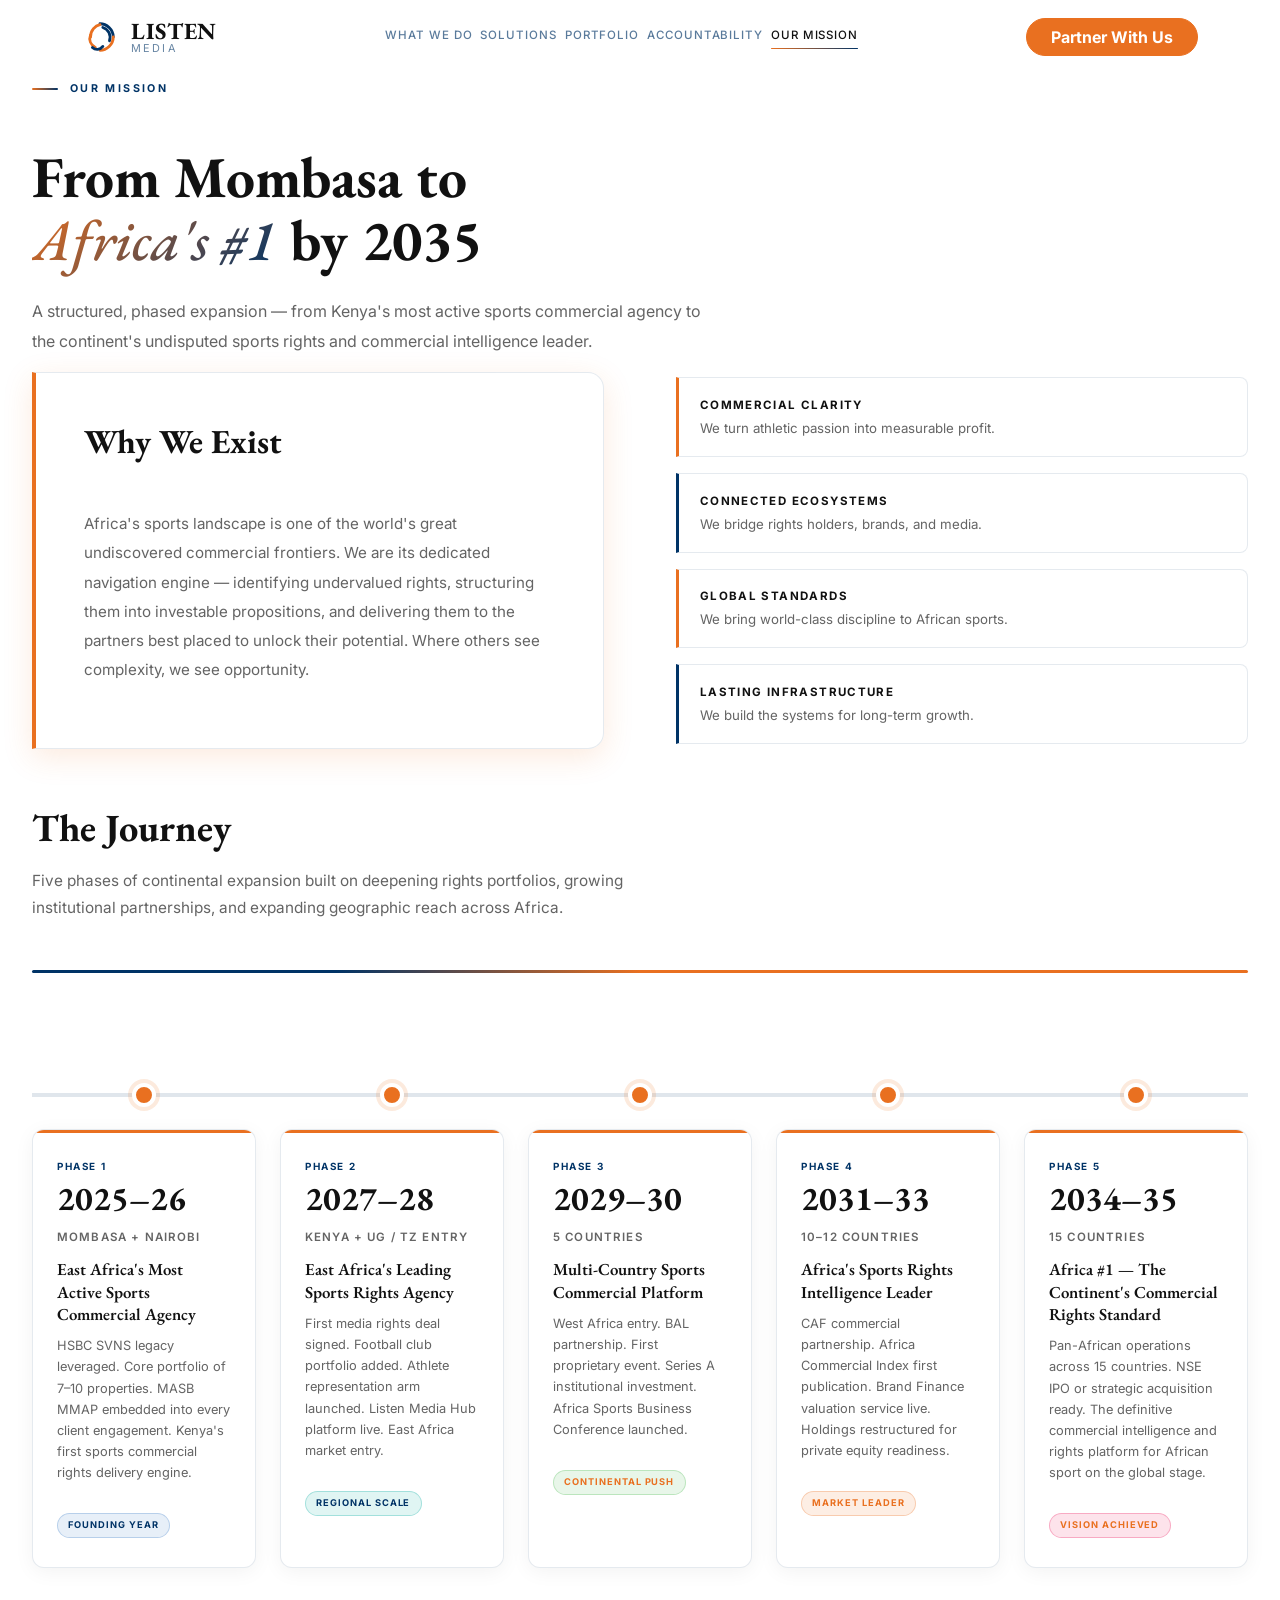
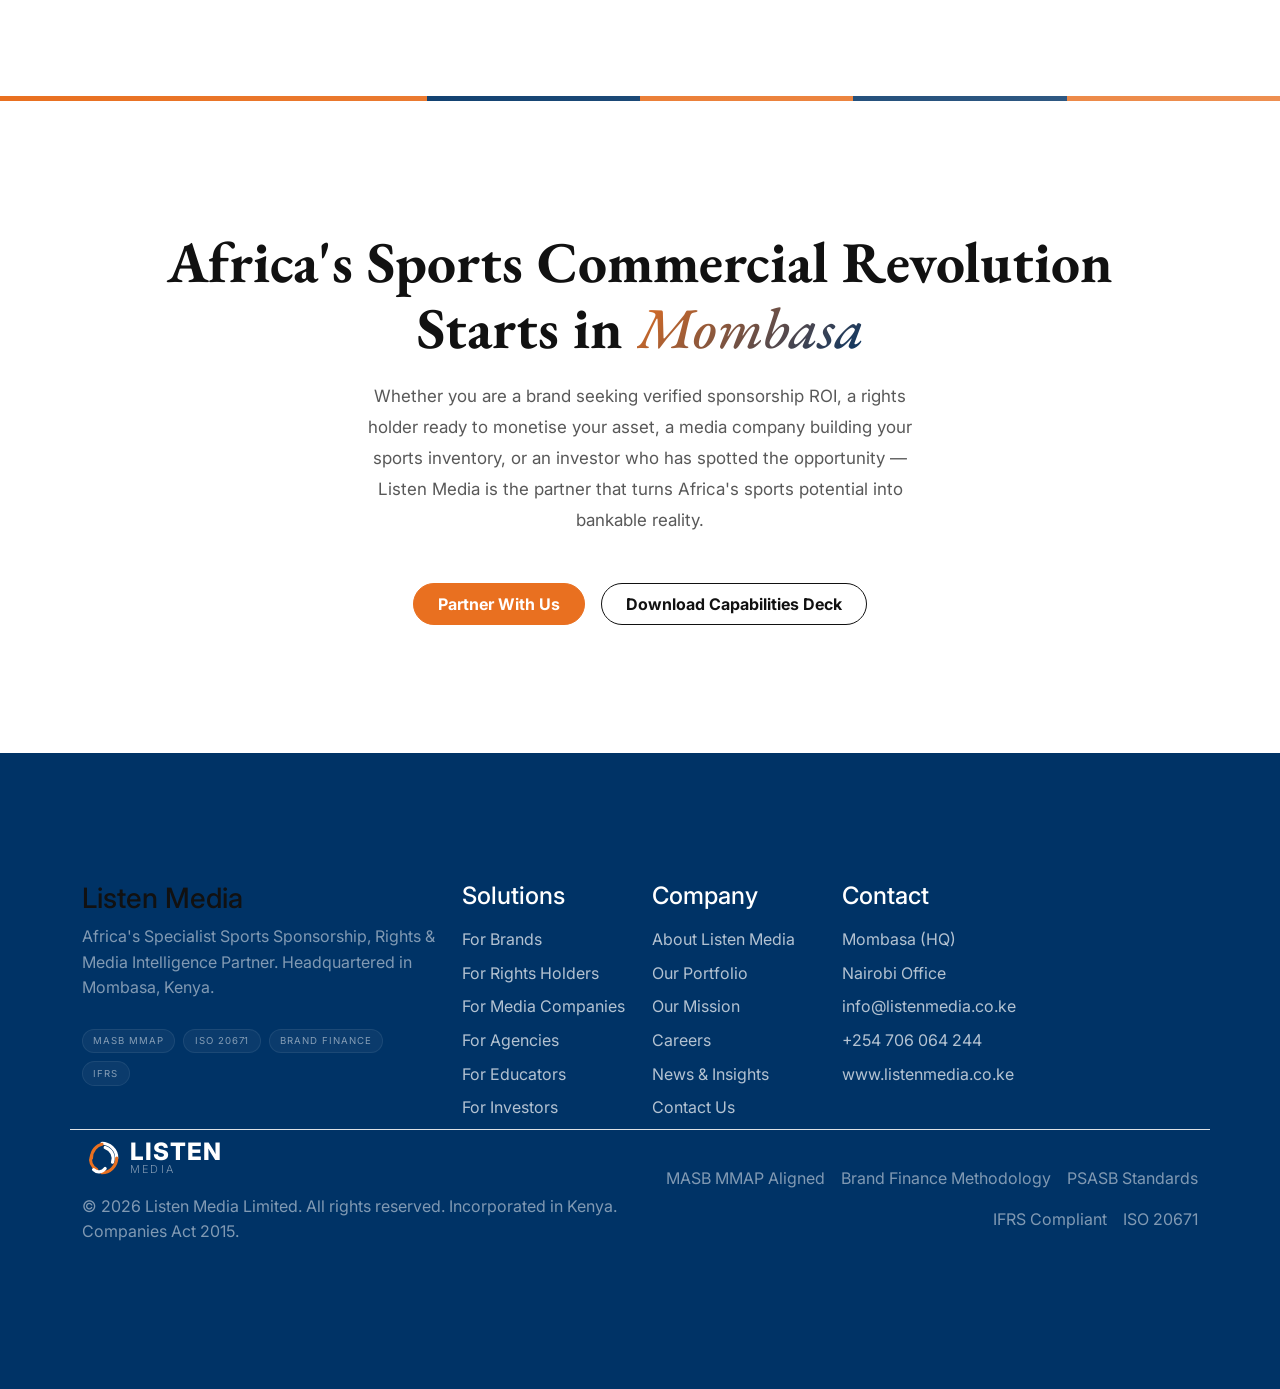
<file: mission.html>
<!DOCTYPE html>
<html lang="en">

<head>
  <meta charset="UTF-8">
  <meta name="viewport" content="width=device-width, initial-scale=1.0">
  <title>Listen Media Limited — Africa's Specialist Sports Sponsorship, Rights &amp; Media Intelligence Partner</title>
  <meta name="description"
    content="Listen Media structures, activates, and delivers Africa's sports commercial rights — converting the continent's vast, underpenetrated sports assets into consistent, measurable value for brands, rights holders, media companies, agencies, and investors.">
  <link rel="preconnect" href="https://fonts.googleapis.com">
  <link
    href="https://fonts.googleapis.com/css2?family=EB+Garamond:ital,wght@0,400;0,500;0,600;0,700;0,800;1,400;1,500;1,600&family=Inter:wght@300;400;500;600;700&display=swap"
    rel="stylesheet">
  <link href="https://cdn.jsdelivr.net/npm/bootstrap@5.3.3/dist/css/bootstrap.min.css" rel="stylesheet">
  <link rel="stylesheet" href="style.css">
</head>

<body>

  <!-- ─── MOBILE OVERLAY MENU ─── -->
  <div class="mobile-menu" id="mobileMenu" role="dialog" aria-label="Navigation menu">
    <a href="what-we-do.html" onclick="closeMobileMenu()">What We Do</a>
    <a href="solutions.html" onclick="closeMobileMenu()">Solutions</a>
    <a href="portfolio.html" onclick="closeMobileMenu()">Portfolio</a>
    <a href="accountability.html" onclick="closeMobileMenu()">Accountability</a>
    <a href="mission.html" onclick="closeMobileMenu()">Our Mission</a>
    <button class="mobile-menu-cta"
      onclick="closeMobileMenu(); document.getElementById('contact').scrollIntoView({ behavior: 'smooth' });">Partner
      With Us</button>
  </div>

  <!-- ─── NAV ─── -->
  <nav id="mainNav" role="navigation" aria-label="Main navigation">
    <div class="container d-flex justify-content-between align-items-center">
      <a class="nav-logo" href="index.html" aria-label="Listen Media home">
        <svg width="36" height="36" viewBox="0 0 38 38" fill="none" xmlns="http://www.w3.org/2000/svg"
          aria-hidden="true">
          <path d="M19 5C26 5,33 11,33 19" stroke="#003366" stroke-width="3" stroke-linecap="round" fill="none" />
          <path d="M33 19C33 27,26 33,19 33" stroke="#E97020" stroke-width="3" stroke-linecap="round" fill="none" />
          <path d="M22 9C28 11,31 17,29 23" stroke="#003366" stroke-width="3" stroke-linecap="round" fill="none" />
          <path d="M9 19C9 12,14 7,19 6" stroke="#E97020" stroke-width="3" stroke-linecap="round" fill="none" />
          <path d="M14 30C9 27,7 22,9 17" stroke="#E97020" stroke-width="3" stroke-linecap="round" fill="none" />
          <path d="M22 29C19 33,14 33,11 30" stroke="#003366" stroke-width="3" stroke-linecap="round" fill="none" />
        </svg>
        <div class="nav-logo-text">LISTEN<span>MEDIA</span></div>
      </a>
      <div class="nav-links d-none d-lg-flex gap-2 align-items-center">
        <a href="what-we-do.html">What We Do</a>
        <a href="solutions.html">Solutions</a>
        <a href="portfolio.html">Portfolio</a>
        <a href="accountability.html">Accountability</a>
        <a href="mission.html">Our Mission</a>
      </div>
      <button class="btn btn-primary rounded-pill fw-bold px-4 d-none d-lg-block" id="navCtaBtn">Partner With
        Us</button>
      <div class="hamburger" style="color: var(--dark-blue);" id="hamburgerBtn" onclick="toggleMobileMenu()"
        aria-label="Toggle menu" role="button" tabindex="0">
        <span></span><span></span><span></span>
      </div>
    </div>
  </nav>

  <!-- ─── MISSION ─── -->
  <section class="mission-section" id="mission">
    <div class="section-inner">
      <div class="section-label reveal">Our Mission</div>
      <h2 class="section-title reveal">From Mombasa to<br><em>Africa's #1</em> by 2035</h2>
      <p class="section-body reveal">A structured, phased expansion — from Kenya's most active sports commercial agency
        to the continent's undisputed sports rights and commercial intelligence leader.</p>

      <div class="mission-intro">
        <div class="mission-statement reveal from-left">
          <h3>Why We Exist</h3>
          <p>Africa's sports landscape is one of the world's great undiscovered commercial frontiers. We are its
            dedicated navigation engine — identifying undervalued rights, structuring them into investable propositions,
            and delivering them to the partners best placed to unlock their potential. Where others see complexity, we
            see opportunity.</p>
        </div>
        <div class="values-grid reveal from-right">
          <div class="value-item">
            <div>
              <div class="value-label">Commercial Clarity</div>
              <div class="value-desc">We turn athletic passion into measurable profit.</div>
            </div>
          </div>
          <div class="value-item">
            <div>
              <div class="value-label">Connected Ecosystems</div>
              <div class="value-desc">We bridge rights holders, brands, and media.</div>
            </div>
          </div>
          <div class="value-item">
            <div>
              <div class="value-label">Global Standards</div>
              <div class="value-desc">We bring world-class discipline to African sports.</div>
            </div>
          </div>
          <div class="value-item">
            <div>
              <div class="value-label">Lasting Infrastructure</div>
              <div class="value-desc">We build the systems for long-term growth.</div>
            </div>
          </div>
        </div>
      </div>

      <div class="milestones-title reveal">The Journey</div>
      <p class="milestones-sub reveal">Five phases of continental expansion built on deepening rights portfolios,
        growing institutional partnerships, and expanding geographic reach across Africa.</p>

      <div class="milestones-track">
        <div class="timeline">
          <div class="timeline-item">
  <div class="timeline-marker"></div>
  <div class="timeline-content milestone-card reveal reveal-delay-1">
    <div class="milestone-phase">Phase 1</div>
    <div class="milestone-year">2025–26</div>
            <div class="milestone-geo">Mombasa + Nairobi</div>
            <div class="milestone-headline">East Africa's Most Active Sports Commercial Agency</div>
            <p class="milestone-desc">HSBC SVNS legacy leveraged. Core portfolio of 7–10 properties. MASB MMAP embedded
              into every client engagement. Kenya's first sports commercial rights delivery engine.</p>
    <span class="milestone-badge tag-blue">Founding Year</span>
  </div>
</div>
          <div class="timeline-item">
  <div class="timeline-marker"></div>
  <div class="timeline-content milestone-card reveal reveal-delay-2">
    <div class="milestone-phase">Phase 2</div>
    <div class="milestone-year">2027–28</div>
            <div class="milestone-geo">Kenya + UG / TZ Entry</div>
            <div class="milestone-headline">East Africa's Leading Sports Rights Agency</div>
            <p class="milestone-desc">First media rights deal signed. Football club portfolio added. Athlete
              representation arm launched. Listen Media Hub platform live. East Africa market entry.</p>
    <span class="milestone-badge tag-teal">Regional Scale</span>
  </div>
</div>
          <div class="timeline-item">
  <div class="timeline-marker"></div>
  <div class="timeline-content milestone-card reveal reveal-delay-3">
    <div class="milestone-phase">Phase 3</div>
    <div class="milestone-year">2029–30</div>
            <div class="milestone-geo">5 Countries</div>
            <div class="milestone-headline">Multi-Country Sports Commercial Platform</div>
            <p class="milestone-desc">West Africa entry. BAL partnership. First proprietary event. Series A
              institutional investment. Africa Sports Business Conference launched.</p>
    <span class="milestone-badge tag-green">Continental Push</span>
  </div>
</div>
          <div class="timeline-item">
  <div class="timeline-marker"></div>
  <div class="timeline-content milestone-card reveal reveal-delay-4">
    <div class="milestone-phase">Phase 4</div>
    <div class="milestone-year">2031–33</div>
            <div class="milestone-geo">10–12 Countries</div>
            <div class="milestone-headline">Africa's Sports Rights Intelligence Leader</div>
            <p class="milestone-desc">CAF commercial partnership. Africa Commercial Index first publication. Brand
              Finance valuation service live. Holdings restructured for private equity readiness.</p>
    <span class="milestone-badge tag-orange">Market Leader</span>
  </div>
</div>
          <div class="timeline-item">
  <div class="timeline-marker"></div>
  <div class="timeline-content milestone-card reveal reveal-delay-5">
    <div class="milestone-phase">Phase 5</div>
    <div class="milestone-year">2034–35</div>
            <div class="milestone-geo">15 Countries</div>
            <div class="milestone-headline">Africa #1 — The Continent's Commercial Rights Standard</div>
            <p class="milestone-desc">Pan-African operations across 15 countries. NSE IPO or strategic acquisition
              ready. The definitive commercial intelligence and rights platform for African sport on the global stage.
            </p>
    <span class="milestone-badge tag-pink">Vision Achieved</span>
  </div>
</div>
        </div>
      </div>
    </div>
  </section>

  <div class="color-bar" aria-hidden="true"><span class="c1"></span><span class="c2"></span><span
      class="c3"></span><span class="c4"></span><span class="c5"></span><span class="c6"></span></div>

  <!-- ─── CTA ─── -->
  <section class="cta-section" id="contact">
    <div class="cta-glow-left" aria-hidden="true"></div>
    <div class="cta-glow-right" aria-hidden="true"></div>
    <div class="container text-center reveal py-5">
      <h2>Africa's Sports Commercial Revolution<br>Starts in <em>Mombasa</em></h2>
      <p>Whether you are a brand seeking verified sponsorship ROI, a rights holder ready to monetise your asset, a media
        company building your sports inventory, or an investor who has spotted the opportunity — Listen Media is the
        partner that turns Africa's sports potential into bankable reality.</p>
      <div class="d-flex justify-content-center flex-wrap gap-3 mt-2">
        <button class="btn btn-primary rounded-pill px-4 py-2 fw-bold" id="ctaPartnerBtn">Partner With Us</button>
        <button class="btn btn-outline-dark rounded-pill px-4 py-2 fw-bold" id="ctaDownloadBtn">Download Capabilities
          Deck</button>
      </div>
    </div>
  </section>

  <!-- ─── FOOTER ─── -->
  <footer>
    <div class="container py-5">
      <div class="row g-4 mb-2">
        <div class="col-lg-4">
          <h3>Listen Media</h3>
          <p>Africa's Specialist Sports Sponsorship, Rights &amp; Media Intelligence Partner. Headquartered in Mombasa,
            Kenya.</p>
          <div class="footer-badges">
            <span>MASB MMAP</span>
            <span>ISO 20671</span>
            <span>Brand Finance</span>
            <span>IFRS</span>
          </div>
        </div>
        <div class="col-lg-2 col-md-4 col-sm-6 d-flex flex-column gap-2">
          <h4>Solutions</h4>
          <a href="#">For Brands</a>
          <a href="#">For Rights Holders</a>
          <a href="#">For Media Companies</a>
          <a href="#">For Agencies</a>
          <a href="#">For Educators</a>
          <a href="#">For Investors</a>
        </div>
        <div class="col-lg-2 col-md-4 col-sm-6 d-flex flex-column gap-2">
          <h4>Company</h4>
          <a href="#">About Listen Media</a>
          <a href="#">Our Portfolio</a>
          <a href="#">Our Mission</a>
          <a href="#">Careers</a>
          <a href="#">News &amp; Insights</a>
          <a href="#">Contact Us</a>
        </div>
        <div class="col-lg-2 col-md-4 col-sm-6 d-flex flex-column gap-2">
          <h4>Contact</h4>
          <a href="#">Mombasa (HQ)</a>
          <a href="#">Nairobi Office</a>
          <a href="mailto:info@listenmedia.co.ke">info@listenmedia.co.ke</a>
          <a href="tel:+254706064244">+254 706 064 244</a>
          <a href="https://www.listenmedia.co.ke" target="_blank" rel="noopener">www.listenmedia.co.ke</a>
        </div>
      </div>
      <div class="row border-top pt-2 mt-2 align-items-center">
        <div class="col-md-6">
                  <a class="nav-logo mb-3" href="index.html" aria-label="Listen Media home" style="display:inline-flex; align-items:center; gap:0.5rem; text-decoration:none;">
          <svg width="40" height="40" viewBox="0 0 38 38" fill="none" xmlns="http://www.w3.org/2000/svg" aria-hidden="true">
            <path d="M19 5C26 5,33 11,33 19" stroke="#FFFFFF" stroke-width="3" stroke-linecap="round" fill="none" />
            <path d="M33 19C33 27,26 33,19 33" stroke="#E97020" stroke-width="3" stroke-linecap="round" fill="none" />
            <path d="M22 9C28 11,31 17,29 23" stroke="#FFFFFF" stroke-width="3" stroke-linecap="round" fill="none" />
            <path d="M9 19C9 12,14 7,19 6" stroke="#E97020" stroke-width="3" stroke-linecap="round" fill="none" />
            <path d="M14 30C9 27,7 22,9 17" stroke="#E97020" stroke-width="3" stroke-linecap="round" fill="none" />
            <path d="M22 29C19 33,14 33,11 30" stroke="#FFFFFF" stroke-width="3" stroke-linecap="round" fill="none" />
          </svg>
          <div class="nav-logo-text" style="color:#FFFFFF; font-size:1.5rem; font-weight:800; font-family:'Inter', sans-serif;">LISTEN<span style="color:var(--orange); font-weight:300;">MEDIA</span></div>
        </a>
        <p>© 2026 Listen Media Limited. All rights reserved. Incorporated in Kenya. Companies Act 2015.</p>
        </div>
        <div class="col-md-6 d-flex flex-wrap gap-3 justify-content-md-end">
          <span>MASB MMAP Aligned</span>
          <span>Brand Finance Methodology</span>
          <span>PSASB Standards</span>
          <span>IFRS Compliant</span>
          <span>ISO 20671</span>
        </div>
      </div>
    </div>
  </footer>

  <!-- ══════════════════════════════════════════
     SCRIPTS
══════════════════════════════════════════ -->
  <script>
    /* ─── NAV: Scroll solidify ─── */
    const mainNav = document.getElementById('mainNav');
    window.addEventListener('scroll', () => {
      mainNav.classList.toggle('scrolled', window.scrollY > 55);
    }, { passive: true });

    /* ─── MOBILE MENU ─── */
    const mobileMenu = document.getElementById('mobileMenu');
    const hamburger = document.getElementById('hamburgerBtn');

    function toggleMobileMenu() {
      const isOpen = mobileMenu.classList.toggle('open');
      hamburger.classList.toggle('active', isOpen);
      document.body.style.overflow = isOpen ? 'hidden' : '';
      hamburger.setAttribute('aria-expanded', isOpen);
    }
    function closeMobileMenu() {
      mobileMenu.classList.remove('open');
      hamburger.classList.remove('active');
      document.body.style.overflow = '';
      hamburger.setAttribute('aria-expanded', 'false');
    }
    /* Close on Escape */
    document.addEventListener('keydown', e => {
      if (e.key === 'Escape' && mobileMenu.classList.contains('open')) closeMobileMenu();
    });

    /* ─── SCROLL REVEAL (IntersectionObserver) ─── */
    const revealEls = document.querySelectorAll('.reveal');
    const revealObserver = new IntersectionObserver((entries) => {
      entries.forEach(entry => {
        if (entry.isIntersecting) {
          entry.target.classList.add('visible');
          revealObserver.unobserve(entry.target);
        }
      });
    }, {
      threshold: 0.1,
      rootMargin: '0px 0px -48px 0px'
    });
    revealEls.forEach(el => revealObserver.observe(el));

    /* ─── HERO BUTTON SCROLL ─── */
    const heroExploreBtn = document.getElementById('heroExploreBrn');
    const heroPortfolioBtn = document.getElementById('heroPortfolioBtn');
    if (heroExploreBtn) heroExploreBtn.addEventListener('click', () => window.location.href = 'solutions.html');
    if (heroPortfolioBtn) heroPortfolioBtn.addEventListener('click', () => window.location.href = 'portfolio.html');

    /* ─── CTA SCROLL ─── */
    const navCtaBtn = document.getElementById('navCtaBtn');
    if (navCtaBtn) navCtaBtn.addEventListener('click', () => {
      const contactSec = document.getElementById('contact');
      if (contactSec) contactSec.scrollIntoView({ behavior: 'smooth' });
      else window.location.href = 'index.html#contact';
    });
  </script>
  <script src="https://cdn.jsdelivr.net/npm/bootstrap@5.3.3/dist/js/bootstrap.bundle.min.js"></script>

  <!-- Active Page Highlighter -->
  <script>
    document.addEventListener('DOMContentLoaded', () => {
      const currentPath = window.location.pathname.split('/').pop() || 'index.html';
      document.querySelectorAll('.nav-links a, .mobile-menu a').forEach(link => {
        if (link.getAttribute('href') === currentPath) {
          link.classList.add('active');
        }
      });
    });
  </script>
</body>

</html>
</file>
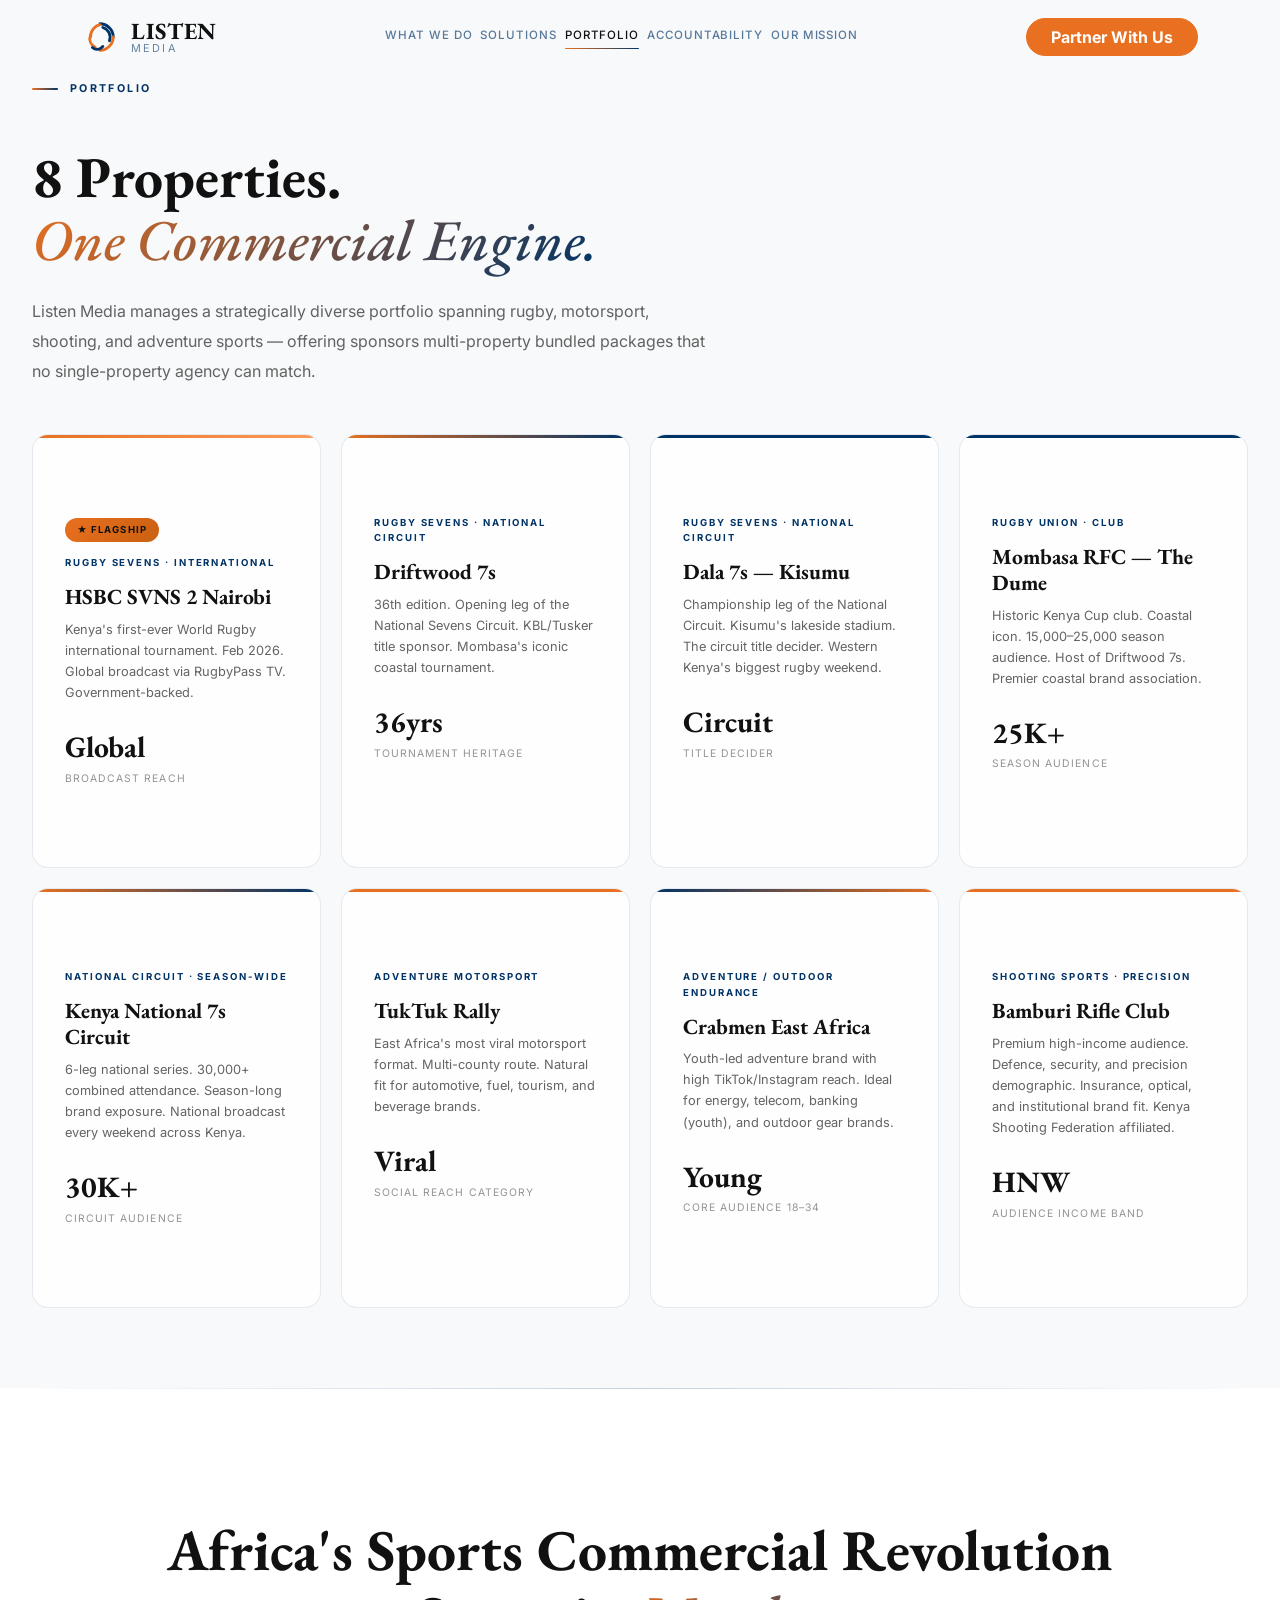
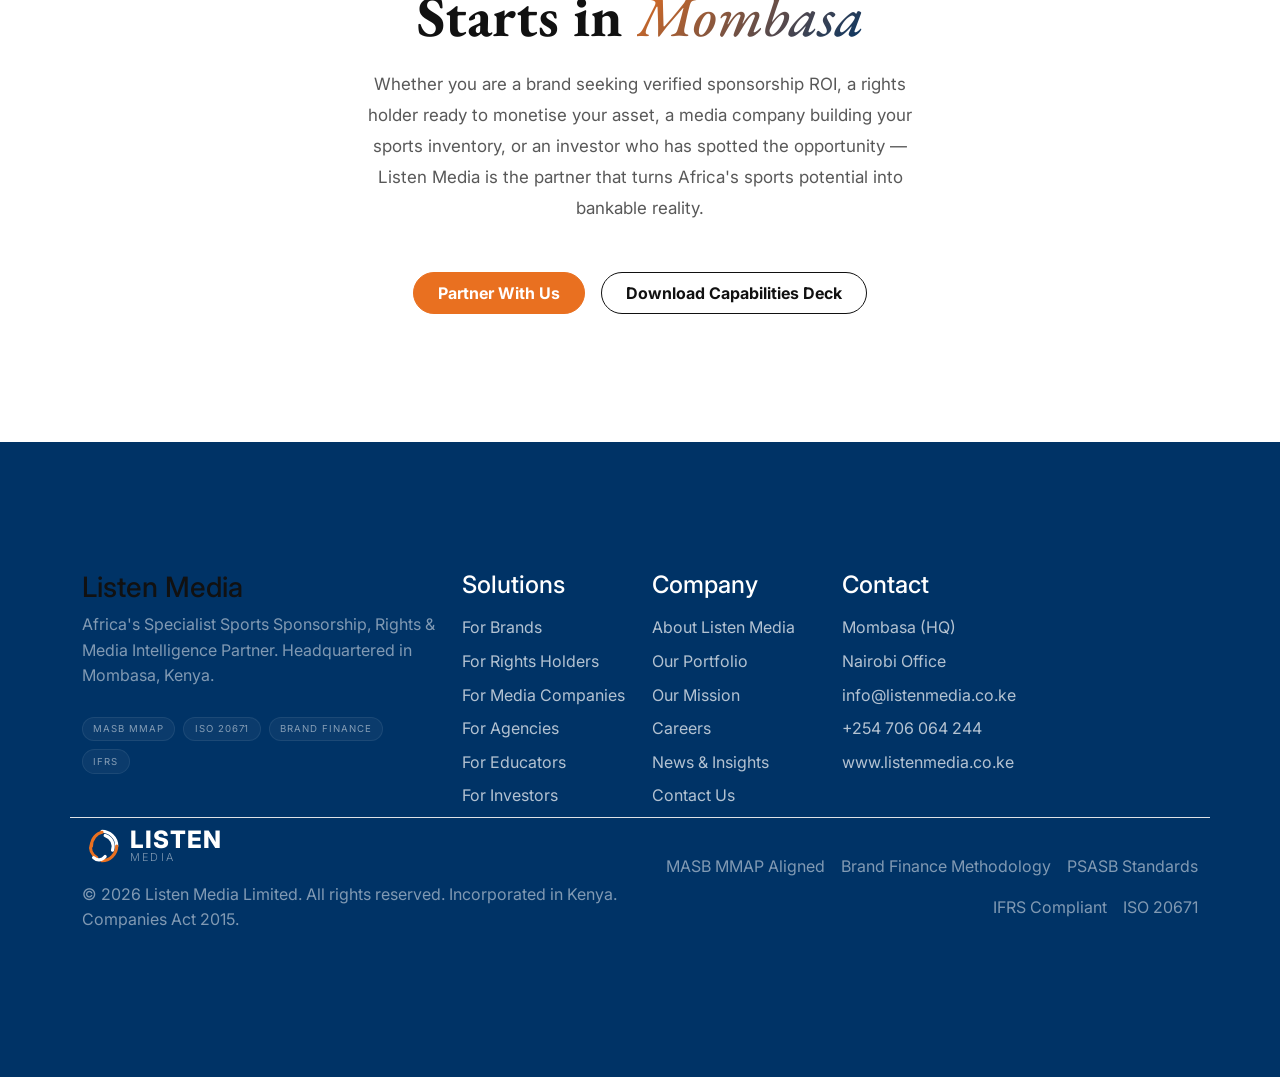
<file: portfolio.html>
<!DOCTYPE html>
<html lang="en">

<head>
  <meta charset="UTF-8">
  <meta name="viewport" content="width=device-width, initial-scale=1.0">
  <title>Listen Media Limited — Africa's Specialist Sports Sponsorship, Rights &amp; Media Intelligence Partner</title>
  <meta name="description"
    content="Listen Media structures, activates, and delivers Africa's sports commercial rights — converting the continent's vast, underpenetrated sports assets into consistent, measurable value for brands, rights holders, media companies, agencies, and investors.">
  <link rel="preconnect" href="https://fonts.googleapis.com">
  <link
    href="https://fonts.googleapis.com/css2?family=EB+Garamond:ital,wght@0,400;0,500;0,600;0,700;0,800;1,400;1,500;1,600&family=Inter:wght@300;400;500;600;700&display=swap"
    rel="stylesheet">
  <link href="https://cdn.jsdelivr.net/npm/bootstrap@5.3.3/dist/css/bootstrap.min.css" rel="stylesheet">
  <link rel="stylesheet" href="style.css">
</head>

<body>

  <!-- ─── MOBILE OVERLAY MENU ─── -->
  <div class="mobile-menu" id="mobileMenu" role="dialog" aria-label="Navigation menu">
    <a href="what-we-do.html" onclick="closeMobileMenu()">What We Do</a>
    <a href="solutions.html" onclick="closeMobileMenu()">Solutions</a>
    <a href="portfolio.html" onclick="closeMobileMenu()">Portfolio</a>
    <a href="accountability.html" onclick="closeMobileMenu()">Accountability</a>
    <a href="mission.html" onclick="closeMobileMenu()">Our Mission</a>
    <button class="mobile-menu-cta" onclick="closeMobileMenu(); document.getElementById('contact').scrollIntoView({ behavior: 'smooth' });">Partner With Us</button>
  </div>

  <!-- ─── NAV ─── -->
  <nav id="mainNav" role="navigation" aria-label="Main navigation">
    <div class="container d-flex justify-content-between align-items-center">
      <a class="nav-logo" href="index.html" aria-label="Listen Media home">
        <svg width="36" height="36" viewBox="0 0 38 38" fill="none" xmlns="http://www.w3.org/2000/svg"
          aria-hidden="true">
          <path d="M19 5C26 5,33 11,33 19" stroke="#003366" stroke-width="3" stroke-linecap="round" fill="none" />
          <path d="M33 19C33 27,26 33,19 33" stroke="#E97020" stroke-width="3" stroke-linecap="round" fill="none" />
          <path d="M22 9C28 11,31 17,29 23" stroke="#003366" stroke-width="3" stroke-linecap="round" fill="none" />
          <path d="M9 19C9 12,14 7,19 6" stroke="#E97020" stroke-width="3" stroke-linecap="round" fill="none" />
          <path d="M14 30C9 27,7 22,9 17" stroke="#E97020" stroke-width="3" stroke-linecap="round" fill="none" />
          <path d="M22 29C19 33,14 33,11 30" stroke="#003366" stroke-width="3" stroke-linecap="round" fill="none" />
        </svg>
        <div class="nav-logo-text">LISTEN<span>MEDIA</span></div>
      </a>
      <div class="nav-links d-none d-lg-flex gap-2 align-items-center">
        <a href="what-we-do.html">What We Do</a>
        <a href="solutions.html">Solutions</a>
        <a href="portfolio.html">Portfolio</a>
        <a href="accountability.html">Accountability</a>
        <a href="mission.html">Our Mission</a>
      </div>
      <button class="btn btn-primary rounded-pill fw-bold px-4 d-none d-lg-block" id="navCtaBtn">Partner With Us</button>
      <div class="hamburger" style="color: var(--dark-blue);" id="hamburgerBtn" onclick="toggleMobileMenu()" aria-label="Toggle menu" role="button"
        tabindex="0">
        <span></span><span></span><span></span>
      </div>
    </div>
  </nav>

  <!-- ─── PORTFOLIO ─── -->
  <section class="assets-section" id="portfolio">
    <div class="section-inner">
      <div class="section-label reveal">Portfolio</div>
      <h2 class="section-title reveal">8 Properties.<br><em>One Commercial Engine.</em></h2>
      <p class="section-body reveal">Listen Media manages a strategically diverse portfolio spanning rugby, motorsport,
        shooting, and adventure sports — offering sponsors multi-property bundled packages that no single-property
        agency can match.</p>

      <div class="assets-grid">

        <div class="asset-card reveal reveal-delay-1">
          <div class="flagship-badge">★ Flagship</div>
          <div class="asset-sport">Rugby Sevens · International</div>
          <h3 class="asset-name">HSBC SVNS 2 Nairobi</h3>
          <p class="asset-desc">Kenya's first-ever World Rugby international tournament. Feb 2026. Global broadcast via
            RugbyPass TV. Government-backed.</p>
          <div class="asset-stat">Global</div>
          <div class="asset-stat-label">Broadcast Reach</div>
          <div class="asset-hover-overlay">
            <div class="ho-stat">Global</div>
            <div class="ho-stat-label">Broadcast Reach</div>
            <div class="ho-desc">Kenya's first-ever World Rugby international tournament. Feb 2026. Global broadcast via
              RugbyPass TV. Government-backed.</div>
          </div>
        </div>

        <div class="asset-card reveal reveal-delay-2">
          <div class="asset-sport">Rugby Sevens · National Circuit</div>
          <h3 class="asset-name">Driftwood 7s</h3>
          <p class="asset-desc">36th edition. Opening leg of the National Sevens Circuit. KBL/Tusker title sponsor.
            Mombasa's iconic coastal tournament.</p>
          <div class="asset-stat">36yrs</div>
          <div class="asset-stat-label">Tournament Heritage</div>
          <div class="asset-hover-overlay">
            <div class="ho-stat">36yrs</div>
            <div class="ho-stat-label">Tournament Heritage</div>
            <div class="ho-desc">36th edition. Opening leg of the National Sevens Circuit. KBL/Tusker title sponsor.
              Mombasa's iconic coastal tournament.</div>
          </div>
        </div>

        <div class="asset-card reveal reveal-delay-3">
          <div class="asset-sport">Rugby Sevens · National Circuit</div>
          <h3 class="asset-name">Dala 7s — Kisumu</h3>
          <p class="asset-desc">Championship leg of the National Circuit. Kisumu's lakeside stadium. The circuit title
            decider. Western Kenya's biggest rugby weekend.</p>
          <div class="asset-stat">Circuit</div>
          <div class="asset-stat-label">Title Decider</div>
          <div class="asset-hover-overlay">
            <div class="ho-stat">Circuit</div>
            <div class="ho-stat-label">Title Decider</div>
            <div class="ho-desc">Championship leg of the National Circuit. Kisumu's lakeside stadium. Western Kenya's
              biggest rugby weekend.</div>
          </div>
        </div>

        <div class="asset-card reveal reveal-delay-4">
          <div class="asset-sport">Rugby Union · Club</div>
          <h3 class="asset-name">Mombasa RFC — The Dume</h3>
          <p class="asset-desc">Historic Kenya Cup club. Coastal icon. 15,000–25,000 season audience. Host of Driftwood
            7s. Premier coastal brand association.</p>
          <div class="asset-stat">25K+</div>
          <div class="asset-stat-label">Season Audience</div>
          <div class="asset-hover-overlay">
            <div class="ho-stat">25K+</div>
            <div class="ho-stat-label">Season Audience</div>
            <div class="ho-desc">Historic Kenya Cup club. Coastal icon. Host of Driftwood 7s. Premier coastal brand
              association.</div>
          </div>
        </div>

        <div class="asset-card reveal reveal-delay-1">
          <div class="asset-sport">National Circuit · Season-Wide</div>
          <h3 class="asset-name">Kenya National 7s Circuit</h3>
          <p class="asset-desc">6-leg national series. 30,000+ combined attendance. Season-long brand exposure. National
            broadcast every weekend across Kenya.</p>
          <div class="asset-stat">30K+</div>
          <div class="asset-stat-label">Circuit Audience</div>
          <div class="asset-hover-overlay">
            <div class="ho-stat">30K+</div>
            <div class="ho-stat-label">Circuit Audience</div>
            <div class="ho-desc">6-leg national series. 30,000+ combined attendance. Season-long brand exposure.
              National broadcast every weekend.</div>
          </div>
        </div>

        <div class="asset-card reveal reveal-delay-2">
          <div class="asset-sport">Adventure Motorsport</div>
          <h3 class="asset-name">TukTuk Rally</h3>
          <p class="asset-desc">East Africa's most viral motorsport format. Multi-county route. Natural fit for
            automotive, fuel, tourism, and beverage brands.</p>
          <div class="asset-stat">Viral</div>
          <div class="asset-stat-label">Social Reach Category</div>
          <div class="asset-hover-overlay">
            <div class="ho-stat">Viral</div>
            <div class="ho-stat-label">Social Reach Category</div>
            <div class="ho-desc">East Africa's most viral motorsport format. Multi-county route. Natural fit for
              automotive, fuel, tourism, and beverage brands.</div>
          </div>
        </div>

        <div class="asset-card reveal reveal-delay-3">
          <div class="asset-sport">Adventure / Outdoor Endurance</div>
          <h3 class="asset-name">Crabmen East Africa</h3>
          <p class="asset-desc">Youth-led adventure brand with high TikTok/Instagram reach. Ideal for energy, telecom,
            banking (youth), and outdoor gear brands.</p>
          <div class="asset-stat">Young</div>
          <div class="asset-stat-label">Core Audience 18–34</div>
          <div class="asset-hover-overlay">
            <div class="ho-stat">Young</div>
            <div class="ho-stat-label">Core Audience 18–34</div>
            <div class="ho-desc">Youth-led adventure brand with high TikTok/Instagram reach. Ideal for energy, telecom,
              banking (youth), and outdoor gear brands.</div>
          </div>
        </div>

        <div class="asset-card reveal reveal-delay-4">
          <div class="asset-sport">Shooting Sports · Precision</div>
          <h3 class="asset-name">Bamburi Rifle Club</h3>
          <p class="asset-desc">Premium high-income audience. Defence, security, and precision demographic. Insurance,
            optical, and institutional brand fit. Kenya Shooting Federation affiliated.</p>
          <div class="asset-stat">HNW</div>
          <div class="asset-stat-label">Audience Income Band</div>
          <div class="asset-hover-overlay">
            <div class="ho-stat">HNW</div>
            <div class="ho-stat-label">Audience Income Band</div>
            <div class="ho-desc">Premium high-income audience. Defence, security, and precision demographic. Kenya
              Shooting Federation affiliated.</div>
          </div>
        </div>

      </div>
    </div>
  </section>

  <div class="section-divider"></div>

  <!-- ─── CTA ─── -->
  <section class="cta-section" id="contact">
    <div class="cta-glow-left" aria-hidden="true"></div>
    <div class="cta-glow-right" aria-hidden="true"></div>
    <div class="container text-center reveal py-5">
      <h2>Africa's Sports Commercial Revolution<br>Starts in <em>Mombasa</em></h2>
      <p>Whether you are a brand seeking verified sponsorship ROI, a rights holder ready to monetise your asset, a media
        company building your sports inventory, or an investor who has spotted the opportunity — Listen Media is the
        partner that turns Africa's sports potential into bankable reality.</p>
      <div class="d-flex justify-content-center flex-wrap gap-3 mt-2">
        <button class="btn btn-primary rounded-pill px-4 py-2 fw-bold" id="ctaPartnerBtn">Partner With Us</button>
        <button class="btn btn-outline-dark rounded-pill px-4 py-2 fw-bold" id="ctaDownloadBtn">Download Capabilities Deck</button>
      </div>
    </div>
  </section>

  <!-- ─── FOOTER ─── -->
  <footer>
    <div class="container py-5">
      <div class="row g-4 mb-2">
        <div class="col-lg-4">
          <h3>Listen Media</h3>
          <p>Africa's Specialist Sports Sponsorship, Rights &amp; Media Intelligence Partner. Headquartered in Mombasa,
            Kenya.</p>
          <div class="footer-badges">
            <span>MASB MMAP</span>
            <span>ISO 20671</span>
            <span>Brand Finance</span>
            <span>IFRS</span>
          </div>
        </div>
        <div class="col-lg-2 col-md-4 col-sm-6 d-flex flex-column gap-2">
          <h4>Solutions</h4>
          <a href="#">For Brands</a>
          <a href="#">For Rights Holders</a>
          <a href="#">For Media Companies</a>
          <a href="#">For Agencies</a>
          <a href="#">For Educators</a>
          <a href="#">For Investors</a>
        </div>
        <div class="col-lg-2 col-md-4 col-sm-6 d-flex flex-column gap-2">
          <h4>Company</h4>
          <a href="#">About Listen Media</a>
          <a href="#">Our Portfolio</a>
          <a href="#">Our Mission</a>
          <a href="#">Careers</a>
          <a href="#">News &amp; Insights</a>
          <a href="#">Contact Us</a>
        </div>
        <div class="col-lg-2 col-md-4 col-sm-6 d-flex flex-column gap-2">
          <h4>Contact</h4>
          <a href="#">Mombasa (HQ)</a>
          <a href="#">Nairobi Office</a>
          <a href="mailto:info@listenmedia.co.ke">info@listenmedia.co.ke</a>
          <a href="tel:+254706064244">+254 706 064 244</a>
          <a href="https://www.listenmedia.co.ke" target="_blank" rel="noopener">www.listenmedia.co.ke</a>
        </div>
      </div>
      <div class="row border-top pt-2 mt-2 align-items-center"><div class="col-md-6">
                <a class="nav-logo mb-3" href="index.html" aria-label="Listen Media home" style="display:inline-flex; align-items:center; gap:0.5rem; text-decoration:none;">
          <svg width="40" height="40" viewBox="0 0 38 38" fill="none" xmlns="http://www.w3.org/2000/svg" aria-hidden="true">
            <path d="M19 5C26 5,33 11,33 19" stroke="#FFFFFF" stroke-width="3" stroke-linecap="round" fill="none" />
            <path d="M33 19C33 27,26 33,19 33" stroke="#E97020" stroke-width="3" stroke-linecap="round" fill="none" />
            <path d="M22 9C28 11,31 17,29 23" stroke="#FFFFFF" stroke-width="3" stroke-linecap="round" fill="none" />
            <path d="M9 19C9 12,14 7,19 6" stroke="#E97020" stroke-width="3" stroke-linecap="round" fill="none" />
            <path d="M14 30C9 27,7 22,9 17" stroke="#E97020" stroke-width="3" stroke-linecap="round" fill="none" />
            <path d="M22 29C19 33,14 33,11 30" stroke="#FFFFFF" stroke-width="3" stroke-linecap="round" fill="none" />
          </svg>
          <div class="nav-logo-text" style="color:#FFFFFF; font-size:1.5rem; font-weight:800; font-family:'Inter', sans-serif;">LISTEN<span style="color:var(--orange); font-weight:300;">MEDIA</span></div>
        </a>
        <p>© 2026 Listen Media Limited. All rights reserved. Incorporated in Kenya. Companies Act 2015.</p>
        </div><div class="col-md-6 d-flex flex-wrap gap-3 justify-content-md-end">
          <span>MASB MMAP Aligned</span>
          <span>Brand Finance Methodology</span>
          <span>PSASB Standards</span>
          <span>IFRS Compliant</span>
          <span>ISO 20671</span>
        </div>
      </div>
    </div>
  </footer>

  <!-- ══════════════════════════════════════════
     SCRIPTS
══════════════════════════════════════════ -->
  <script>
    /* ─── NAV: Scroll solidify ─── */
    const mainNav = document.getElementById('mainNav');
    window.addEventListener('scroll', () => {
      mainNav.classList.toggle('scrolled', window.scrollY > 55);
    }, { passive: true });

    /* ─── MOBILE MENU ─── */
    const mobileMenu = document.getElementById('mobileMenu');
    const hamburger = document.getElementById('hamburgerBtn');

    function toggleMobileMenu() {
      const isOpen = mobileMenu.classList.toggle('open');
      hamburger.classList.toggle('active', isOpen);
      document.body.style.overflow = isOpen ? 'hidden' : '';
      hamburger.setAttribute('aria-expanded', isOpen);
    }
    function closeMobileMenu() {
      mobileMenu.classList.remove('open');
      hamburger.classList.remove('active');
      document.body.style.overflow = '';
      hamburger.setAttribute('aria-expanded', 'false');
    }
    /* Close on Escape */
    document.addEventListener('keydown', e => {
      if (e.key === 'Escape' && mobileMenu.classList.contains('open')) closeMobileMenu();
    });

    /* ─── SCROLL REVEAL (IntersectionObserver) ─── */
    const revealEls = document.querySelectorAll('.reveal');
    const revealObserver = new IntersectionObserver((entries) => {
      entries.forEach(entry => {
        if (entry.isIntersecting) {
          entry.target.classList.add('visible');
          revealObserver.unobserve(entry.target);
        }
      });
    }, {
      threshold: 0.1,
      rootMargin: '0px 0px -48px 0px'
    });
    revealEls.forEach(el => revealObserver.observe(el));

    /* ─── HERO BUTTON SCROLL ─── */
    const heroExploreBtn = document.getElementById('heroExploreBrn');
    const heroPortfolioBtn = document.getElementById('heroPortfolioBtn');
    if (heroExploreBtn) heroExploreBtn.addEventListener('click', () => window.location.href = 'solutions.html');
    if (heroPortfolioBtn) heroPortfolioBtn.addEventListener('click', () => window.location.href = 'portfolio.html');

    /* ─── CTA SCROLL ─── */
    const navCtaBtn = document.getElementById('navCtaBtn');
    if (navCtaBtn) navCtaBtn.addEventListener('click', () => {
      const contactSec = document.getElementById('contact');
      if (contactSec) contactSec.scrollIntoView({ behavior: 'smooth' });
      else window.location.href = 'index.html#contact';
    });
  </script>
<script src="https://cdn.jsdelivr.net/npm/bootstrap@5.3.3/dist/js/bootstrap.bundle.min.js"></script>

  <!-- Active Page Highlighter -->
  <script>
    document.addEventListener('DOMContentLoaded', () => {
      const currentPath = window.location.pathname.split('/').pop() || 'index.html';
      document.querySelectorAll('.nav-links a, .mobile-menu a').forEach(link => {
        if (link.getAttribute('href') === currentPath) {
          link.classList.add('active');
        }
      });
    });
  </script>
</body>

</html>
</file>
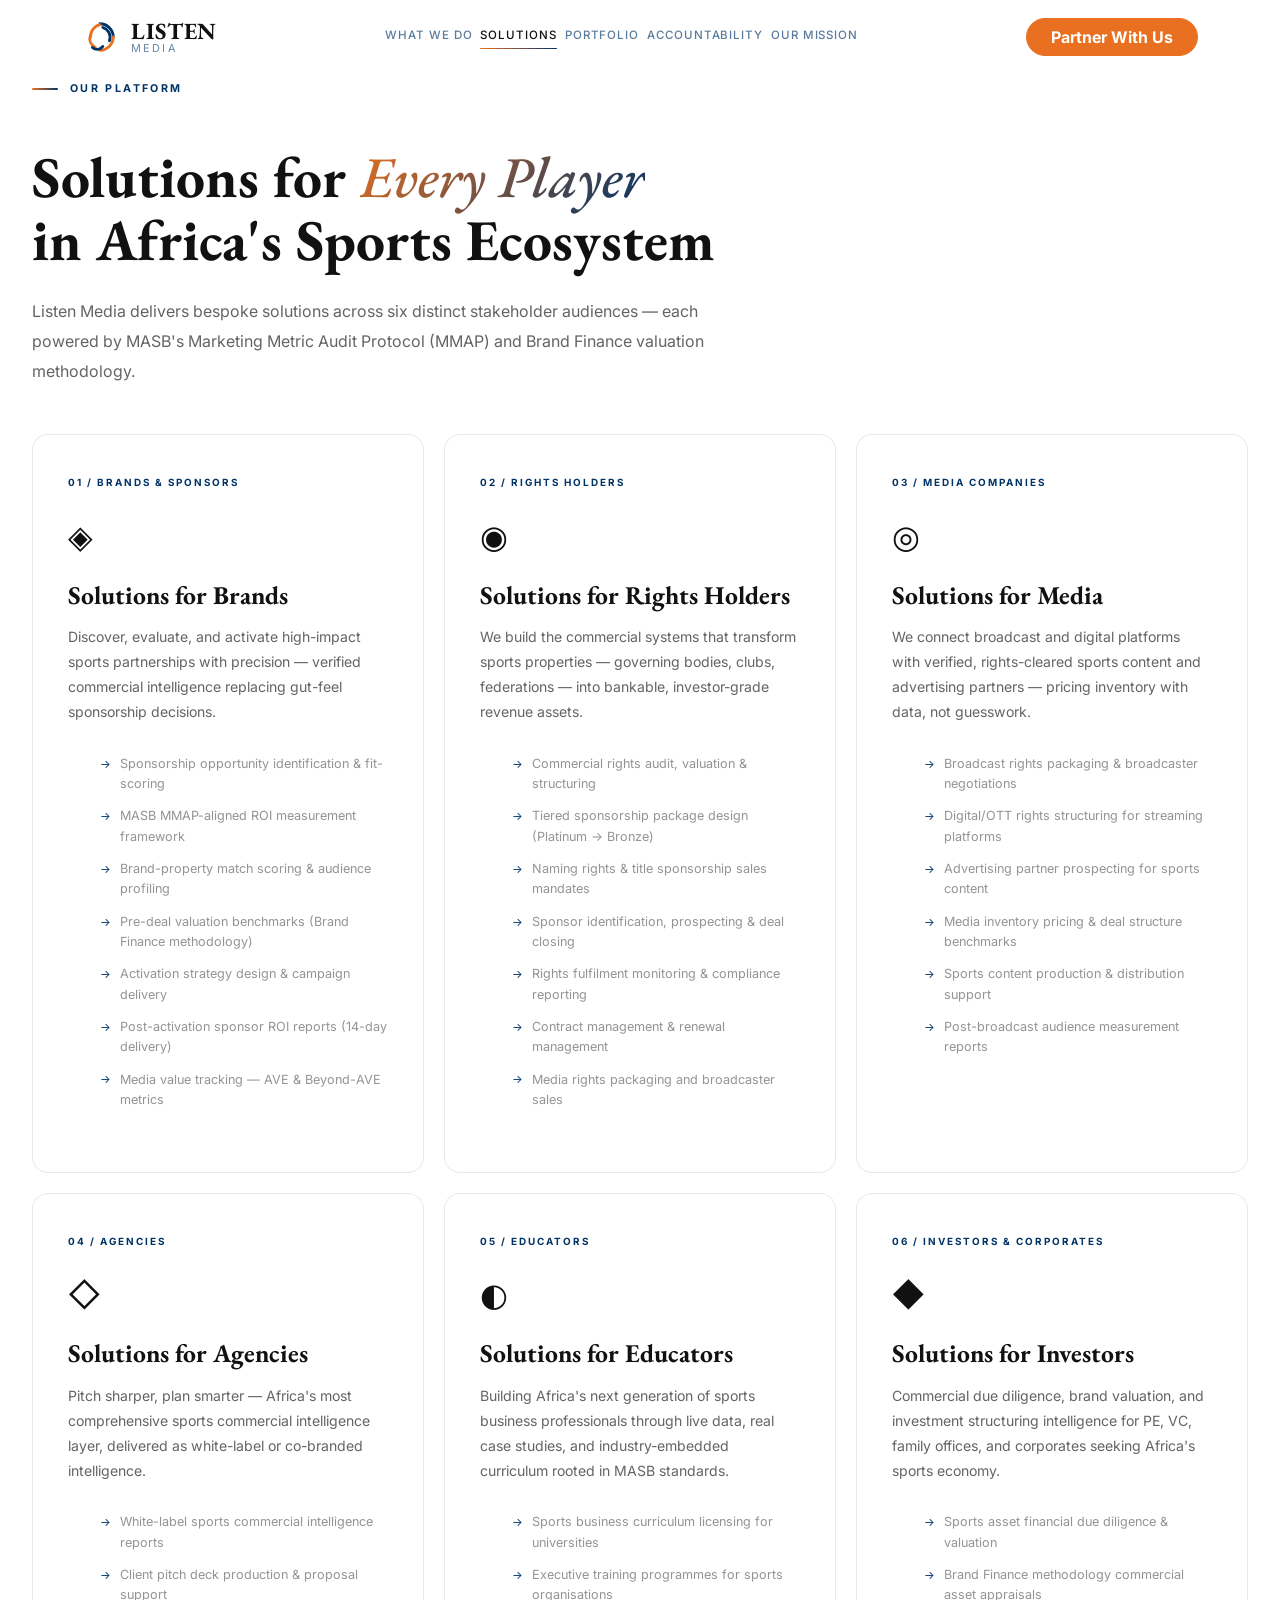
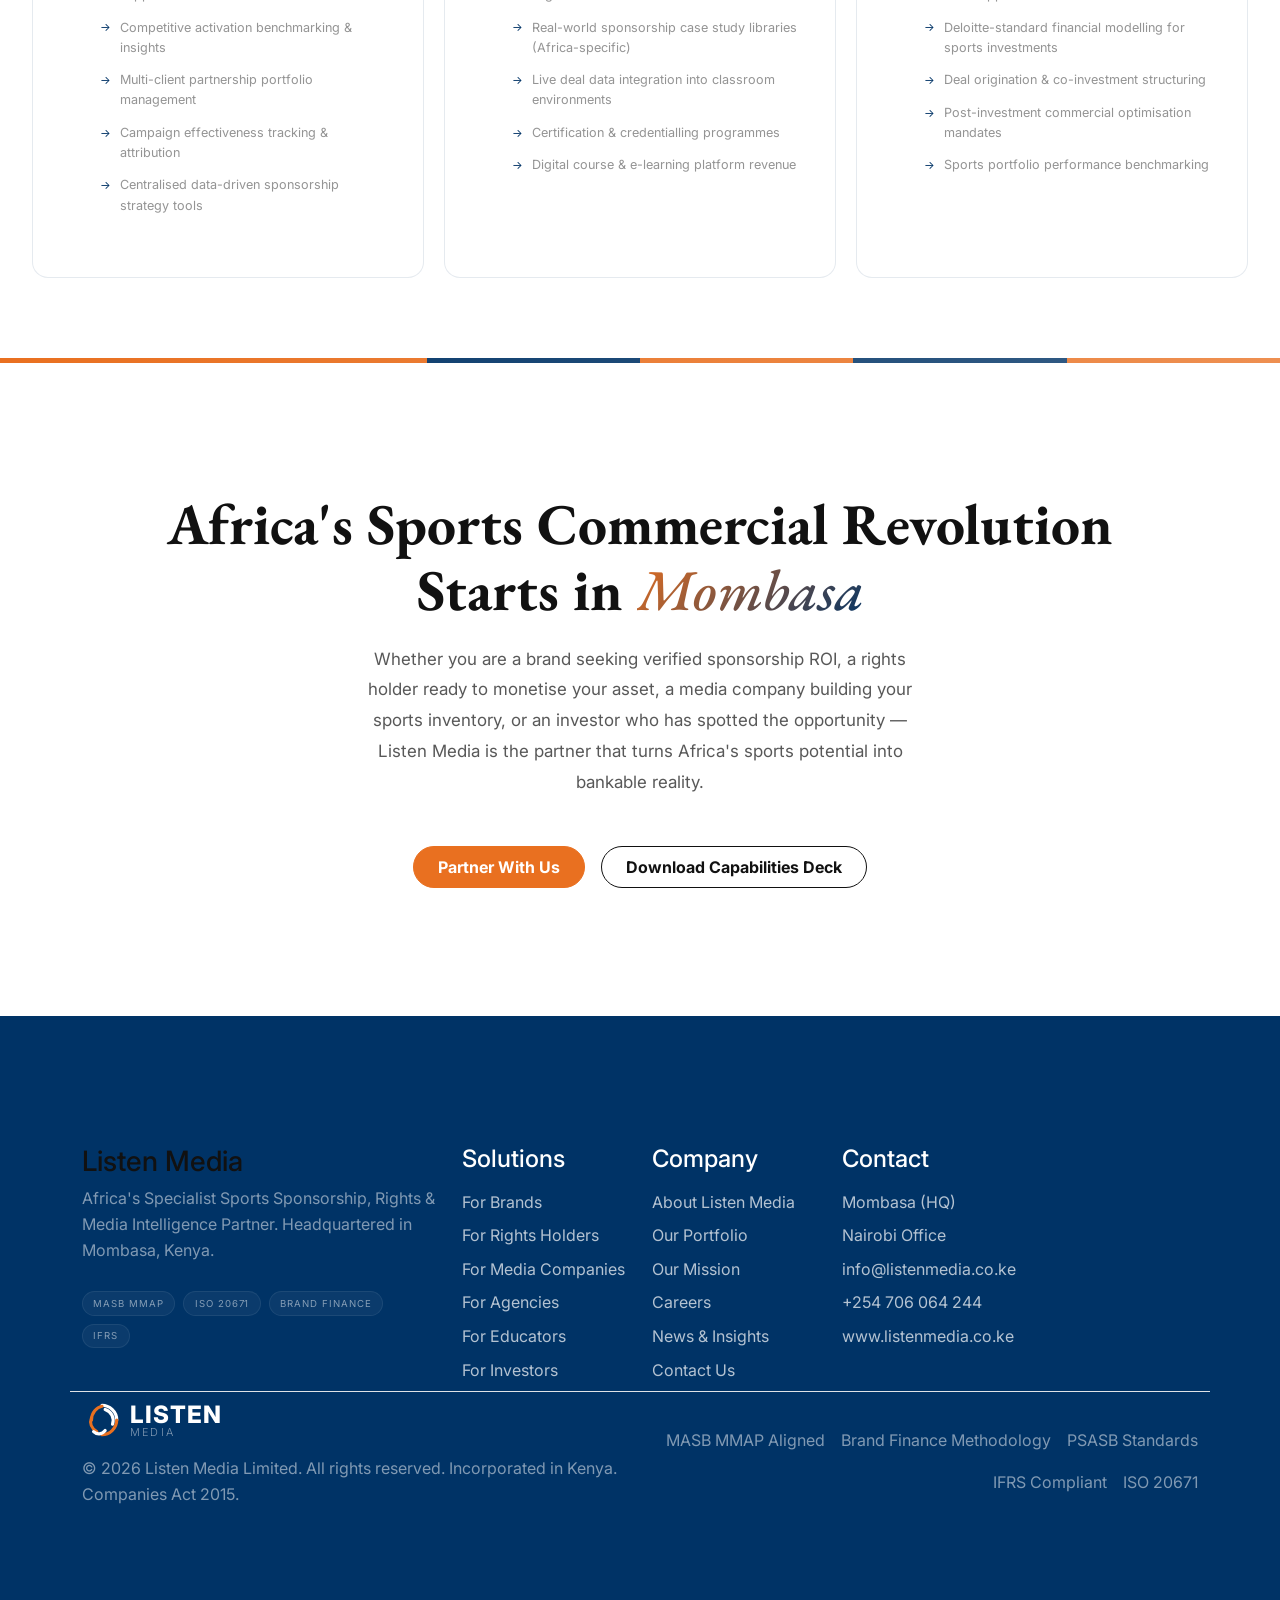
<file: solutions.html>
<!DOCTYPE html>
<html lang="en">

<head>
  <meta charset="UTF-8">
  <meta name="viewport" content="width=device-width, initial-scale=1.0">
  <title>Listen Media Limited — Africa's Specialist Sports Sponsorship, Rights &amp; Media Intelligence Partner</title>
  <meta name="description"
    content="Listen Media structures, activates, and delivers Africa's sports commercial rights — converting the continent's vast, underpenetrated sports assets into consistent, measurable value for brands, rights holders, media companies, agencies, and investors.">
  <link rel="preconnect" href="https://fonts.googleapis.com">
  <link
    href="https://fonts.googleapis.com/css2?family=EB+Garamond:ital,wght@0,400;0,500;0,600;0,700;0,800;1,400;1,500;1,600&family=Inter:wght@300;400;500;600;700&display=swap"
    rel="stylesheet">
  <link href="https://cdn.jsdelivr.net/npm/bootstrap@5.3.3/dist/css/bootstrap.min.css" rel="stylesheet">
  <link rel="stylesheet" href="style.css">
</head>

<body>

  <!-- ─── MOBILE OVERLAY MENU ─── -->
  <div class="mobile-menu" id="mobileMenu" role="dialog" aria-label="Navigation menu">
    <a href="what-we-do.html" onclick="closeMobileMenu()">What We Do</a>
    <a href="solutions.html" onclick="closeMobileMenu()">Solutions</a>
    <a href="portfolio.html" onclick="closeMobileMenu()">Portfolio</a>
    <a href="accountability.html" onclick="closeMobileMenu()">Accountability</a>
    <a href="mission.html" onclick="closeMobileMenu()">Our Mission</a>
    <button class="mobile-menu-cta" onclick="closeMobileMenu(); document.getElementById('contact').scrollIntoView({ behavior: 'smooth' });">Partner With Us</button>
  </div>

  <!-- ─── NAV ─── -->
  <nav id="mainNav" role="navigation" aria-label="Main navigation">
    <div class="container d-flex justify-content-between align-items-center">
      <a class="nav-logo" href="index.html" aria-label="Listen Media home">
        <svg width="36" height="36" viewBox="0 0 38 38" fill="none" xmlns="http://www.w3.org/2000/svg"
          aria-hidden="true">
          <path d="M19 5C26 5,33 11,33 19" stroke="#003366" stroke-width="3" stroke-linecap="round" fill="none" />
          <path d="M33 19C33 27,26 33,19 33" stroke="#E97020" stroke-width="3" stroke-linecap="round" fill="none" />
          <path d="M22 9C28 11,31 17,29 23" stroke="#003366" stroke-width="3" stroke-linecap="round" fill="none" />
          <path d="M9 19C9 12,14 7,19 6" stroke="#E97020" stroke-width="3" stroke-linecap="round" fill="none" />
          <path d="M14 30C9 27,7 22,9 17" stroke="#E97020" stroke-width="3" stroke-linecap="round" fill="none" />
          <path d="M22 29C19 33,14 33,11 30" stroke="#003366" stroke-width="3" stroke-linecap="round" fill="none" />
        </svg>
        <div class="nav-logo-text">LISTEN<span>MEDIA</span></div>
      </a>
      <div class="nav-links d-none d-lg-flex gap-2 align-items-center">
        <a href="what-we-do.html">What We Do</a>
        <a href="solutions.html">Solutions</a>
        <a href="portfolio.html">Portfolio</a>
        <a href="accountability.html">Accountability</a>
        <a href="mission.html">Our Mission</a>
      </div>
      <button class="btn btn-primary rounded-pill fw-bold px-4 d-none d-lg-block" id="navCtaBtn">Partner With Us</button>
      <div class="hamburger" style="color: var(--dark-blue);" id="hamburgerBtn" onclick="toggleMobileMenu()" aria-label="Toggle menu" role="button"
        tabindex="0">
        <span></span><span></span><span></span>
      </div>
    </div>
  </nav>

  <!-- ─── SOLUTIONS ─── -->
  <section class="solutions-bg" id="solutions">
    <div class="section-inner">
      <div class="section-label reveal">Our Platform</div>
      <h2 class="section-title reveal">Solutions for <em>Every Player</em><br>in Africa's Sports Ecosystem</h2>
      <p class="section-body reveal">Listen Media delivers bespoke solutions across six distinct stakeholder audiences —
        each powered by MASB's Marketing Metric Audit Protocol (MMAP) and Brand Finance valuation methodology.</p>

      <div class="solutions-grid">
        <div class="solution-card reveal reveal-delay-1">
          <div class="solution-num">01 / BRANDS &amp; SPONSORS</div>
          <div class="solution-icon">◈</div>
          <h3 class="solution-title">Solutions for Brands</h3>
          <p class="solution-desc">Discover, evaluate, and activate high-impact sports partnerships with precision —
            verified commercial intelligence replacing gut-feel sponsorship decisions.</p>
          <ul class="solution-features">
            <li>Sponsorship opportunity identification &amp; fit-scoring</li>
            <li>MASB MMAP-aligned ROI measurement framework</li>
            <li>Brand-property match scoring &amp; audience profiling</li>
            <li>Pre-deal valuation benchmarks (Brand Finance methodology)</li>
            <li>Activation strategy design &amp; campaign delivery</li>
            <li>Post-activation sponsor ROI reports (14-day delivery)</li>
            <li>Media value tracking — AVE &amp; Beyond-AVE metrics</li>
          </ul>
        </div>
        <div class="solution-card reveal reveal-delay-2">
          <div class="solution-num">02 / RIGHTS HOLDERS</div>
          <div class="solution-icon">◉</div>
          <h3 class="solution-title">Solutions for Rights Holders</h3>
          <p class="solution-desc">We build the commercial systems that transform sports properties — governing bodies,
            clubs, federations — into bankable, investor-grade revenue assets.</p>
          <ul class="solution-features">
            <li>Commercial rights audit, valuation &amp; structuring</li>
            <li>Tiered sponsorship package design (Platinum → Bronze)</li>
            <li>Naming rights &amp; title sponsorship sales mandates</li>
            <li>Sponsor identification, prospecting &amp; deal closing</li>
            <li>Rights fulfilment monitoring &amp; compliance reporting</li>
            <li>Contract management &amp; renewal management</li>
            <li>Media rights packaging and broadcaster sales</li>
          </ul>
        </div>
        <div class="solution-card reveal reveal-delay-3">
          <div class="solution-num">03 / MEDIA COMPANIES</div>
          <div class="solution-icon">◎</div>
          <h3 class="solution-title">Solutions for Media</h3>
          <p class="solution-desc">We connect broadcast and digital platforms with verified, rights-cleared sports
            content and advertising partners — pricing inventory with data, not guesswork.</p>
          <ul class="solution-features">
            <li>Broadcast rights packaging &amp; broadcaster negotiations</li>
            <li>Digital/OTT rights structuring for streaming platforms</li>
            <li>Advertising partner prospecting for sports content</li>
            <li>Media inventory pricing &amp; deal structure benchmarks</li>
            <li>Sports content production &amp; distribution support</li>
            <li>Post-broadcast audience measurement reports</li>
          </ul>
        </div>
        <div class="solution-card reveal reveal-delay-1">
          <div class="solution-num">04 / AGENCIES</div>
          <div class="solution-icon">◇</div>
          <h3 class="solution-title">Solutions for Agencies</h3>
          <p class="solution-desc">Pitch sharper, plan smarter — Africa's most comprehensive sports commercial
            intelligence layer, delivered as white-label or co-branded intelligence.</p>
          <ul class="solution-features">
            <li>White-label sports commercial intelligence reports</li>
            <li>Client pitch deck production &amp; proposal support</li>
            <li>Competitive activation benchmarking &amp; insights</li>
            <li>Multi-client partnership portfolio management</li>
            <li>Campaign effectiveness tracking &amp; attribution</li>
            <li>Centralised data-driven sponsorship strategy tools</li>
          </ul>
        </div>
        <div class="solution-card reveal reveal-delay-2">
          <div class="solution-num">05 / EDUCATORS</div>
          <div class="solution-icon">◐</div>
          <h3 class="solution-title">Solutions for Educators</h3>
          <p class="solution-desc">Building Africa's next generation of sports business professionals through live data,
            real case studies, and industry-embedded curriculum rooted in MASB standards.</p>
          <ul class="solution-features">
            <li>Sports business curriculum licensing for universities</li>
            <li>Executive training programmes for sports organisations</li>
            <li>Real-world sponsorship case study libraries (Africa-specific)</li>
            <li>Live deal data integration into classroom environments</li>
            <li>Certification &amp; credentialling programmes</li>
            <li>Digital course &amp; e-learning platform revenue</li>
          </ul>
        </div>
        <div class="solution-card reveal reveal-delay-3">
          <div class="solution-num">06 / INVESTORS &amp; CORPORATES</div>
          <div class="solution-icon">◆</div>
          <h3 class="solution-title">Solutions for Investors</h3>
          <p class="solution-desc">Commercial due diligence, brand valuation, and investment structuring intelligence
            for PE, VC, family offices, and corporates seeking Africa's sports economy.</p>
          <ul class="solution-features">
            <li>Sports asset financial due diligence &amp; valuation</li>
            <li>Brand Finance methodology commercial asset appraisals</li>
            <li>Deloitte-standard financial modelling for sports investments</li>
            <li>Deal origination &amp; co-investment structuring</li>
            <li>Post-investment commercial optimisation mandates</li>
            <li>Sports portfolio performance benchmarking</li>
          </ul>
        </div>
      </div>
    </div>
  </section>

  <div class="color-bar" aria-hidden="true"><span class="c1"></span><span class="c2"></span><span
      class="c3"></span><span class="c4"></span><span class="c5"></span><span class="c6"></span></div>

  <!-- ─── CTA ─── -->
  <section class="cta-section" id="contact">
    <div class="cta-glow-left" aria-hidden="true"></div>
    <div class="cta-glow-right" aria-hidden="true"></div>
    <div class="container text-center reveal py-5">
      <h2>Africa's Sports Commercial Revolution<br>Starts in <em>Mombasa</em></h2>
      <p>Whether you are a brand seeking verified sponsorship ROI, a rights holder ready to monetise your asset, a media
        company building your sports inventory, or an investor who has spotted the opportunity — Listen Media is the
        partner that turns Africa's sports potential into bankable reality.</p>
      <div class="d-flex justify-content-center flex-wrap gap-3 mt-2">
        <button class="btn btn-primary rounded-pill px-4 py-2 fw-bold" id="ctaPartnerBtn">Partner With Us</button>
        <button class="btn btn-outline-dark rounded-pill px-4 py-2 fw-bold" id="ctaDownloadBtn">Download Capabilities Deck</button>
      </div>
    </div>
  </section>

  <!-- ─── FOOTER ─── -->
  <footer>
    <div class="container py-5">
      <div class="row g-4 mb-2">
        <div class="col-lg-4">
          <h3>Listen Media</h3>
          <p>Africa's Specialist Sports Sponsorship, Rights &amp; Media Intelligence Partner. Headquartered in Mombasa,
            Kenya.</p>
          <div class="footer-badges">
            <span>MASB MMAP</span>
            <span>ISO 20671</span>
            <span>Brand Finance</span>
            <span>IFRS</span>
          </div>
        </div>
        <div class="col-lg-2 col-md-4 col-sm-6 d-flex flex-column gap-2">
          <h4>Solutions</h4>
          <a href="#">For Brands</a>
          <a href="#">For Rights Holders</a>
          <a href="#">For Media Companies</a>
          <a href="#">For Agencies</a>
          <a href="#">For Educators</a>
          <a href="#">For Investors</a>
        </div>
        <div class="col-lg-2 col-md-4 col-sm-6 d-flex flex-column gap-2">
          <h4>Company</h4>
          <a href="#">About Listen Media</a>
          <a href="#">Our Portfolio</a>
          <a href="#">Our Mission</a>
          <a href="#">Careers</a>
          <a href="#">News &amp; Insights</a>
          <a href="#">Contact Us</a>
        </div>
        <div class="col-lg-2 col-md-4 col-sm-6 d-flex flex-column gap-2">
          <h4>Contact</h4>
          <a href="#">Mombasa (HQ)</a>
          <a href="#">Nairobi Office</a>
          <a href="mailto:info@listenmedia.co.ke">info@listenmedia.co.ke</a>
          <a href="tel:+254706064244">+254 706 064 244</a>
          <a href="https://www.listenmedia.co.ke" target="_blank" rel="noopener">www.listenmedia.co.ke</a>
        </div>
      </div>
      <div class="row border-top pt-2 mt-2 align-items-center"><div class="col-md-6">
                <a class="nav-logo mb-3" href="index.html" aria-label="Listen Media home" style="display:inline-flex; align-items:center; gap:0.5rem; text-decoration:none;">
          <svg width="40" height="40" viewBox="0 0 38 38" fill="none" xmlns="http://www.w3.org/2000/svg" aria-hidden="true">
            <path d="M19 5C26 5,33 11,33 19" stroke="#FFFFFF" stroke-width="3" stroke-linecap="round" fill="none" />
            <path d="M33 19C33 27,26 33,19 33" stroke="#E97020" stroke-width="3" stroke-linecap="round" fill="none" />
            <path d="M22 9C28 11,31 17,29 23" stroke="#FFFFFF" stroke-width="3" stroke-linecap="round" fill="none" />
            <path d="M9 19C9 12,14 7,19 6" stroke="#E97020" stroke-width="3" stroke-linecap="round" fill="none" />
            <path d="M14 30C9 27,7 22,9 17" stroke="#E97020" stroke-width="3" stroke-linecap="round" fill="none" />
            <path d="M22 29C19 33,14 33,11 30" stroke="#FFFFFF" stroke-width="3" stroke-linecap="round" fill="none" />
          </svg>
          <div class="nav-logo-text" style="color:#FFFFFF; font-size:1.5rem; font-weight:800; font-family:'Inter', sans-serif;">LISTEN<span style="color:var(--orange); font-weight:300;">MEDIA</span></div>
        </a>
        <p>© 2026 Listen Media Limited. All rights reserved. Incorporated in Kenya. Companies Act 2015.</p>
        </div><div class="col-md-6 d-flex flex-wrap gap-3 justify-content-md-end">
          <span>MASB MMAP Aligned</span>
          <span>Brand Finance Methodology</span>
          <span>PSASB Standards</span>
          <span>IFRS Compliant</span>
          <span>ISO 20671</span>
        </div>
      </div>
    </div>
  </footer>

  <!-- ══════════════════════════════════════════
     SCRIPTS
══════════════════════════════════════════ -->
  <script>
    /* ─── NAV: Scroll solidify ─── */
    const mainNav = document.getElementById('mainNav');
    window.addEventListener('scroll', () => {
      mainNav.classList.toggle('scrolled', window.scrollY > 55);
    }, { passive: true });

    /* ─── MOBILE MENU ─── */
    const mobileMenu = document.getElementById('mobileMenu');
    const hamburger = document.getElementById('hamburgerBtn');

    function toggleMobileMenu() {
      const isOpen = mobileMenu.classList.toggle('open');
      hamburger.classList.toggle('active', isOpen);
      document.body.style.overflow = isOpen ? 'hidden' : '';
      hamburger.setAttribute('aria-expanded', isOpen);
    }
    function closeMobileMenu() {
      mobileMenu.classList.remove('open');
      hamburger.classList.remove('active');
      document.body.style.overflow = '';
      hamburger.setAttribute('aria-expanded', 'false');
    }
    /* Close on Escape */
    document.addEventListener('keydown', e => {
      if (e.key === 'Escape' && mobileMenu.classList.contains('open')) closeMobileMenu();
    });

    /* ─── SCROLL REVEAL (IntersectionObserver) ─── */
    const revealEls = document.querySelectorAll('.reveal');
    const revealObserver = new IntersectionObserver((entries) => {
      entries.forEach(entry => {
        if (entry.isIntersecting) {
          entry.target.classList.add('visible');
          revealObserver.unobserve(entry.target);
        }
      });
    }, {
      threshold: 0.1,
      rootMargin: '0px 0px -48px 0px'
    });
    revealEls.forEach(el => revealObserver.observe(el));

    /* ─── HERO BUTTON SCROLL ─── */
    const heroExploreBtn = document.getElementById('heroExploreBrn');
    const heroPortfolioBtn = document.getElementById('heroPortfolioBtn');
    if (heroExploreBtn) heroExploreBtn.addEventListener('click', () => window.location.href = 'solutions.html');
    if (heroPortfolioBtn) heroPortfolioBtn.addEventListener('click', () => window.location.href = 'portfolio.html');

    /* ─── CTA SCROLL ─── */
    const navCtaBtn = document.getElementById('navCtaBtn');
    if (navCtaBtn) navCtaBtn.addEventListener('click', () => {
      const contactSec = document.getElementById('contact');
      if (contactSec) contactSec.scrollIntoView({ behavior: 'smooth' });
      else window.location.href = 'index.html#contact';
    });
  </script>
<script src="https://cdn.jsdelivr.net/npm/bootstrap@5.3.3/dist/js/bootstrap.bundle.min.js"></script>

  <!-- Active Page Highlighter -->
  <script>
    document.addEventListener('DOMContentLoaded', () => {
      const currentPath = window.location.pathname.split('/').pop() || 'index.html';
      document.querySelectorAll('.nav-links a, .mobile-menu a').forEach(link => {
        if (link.getAttribute('href') === currentPath) {
          link.classList.add('active');
        }
      });
    });
  </script>
</body>

</html>
</file>
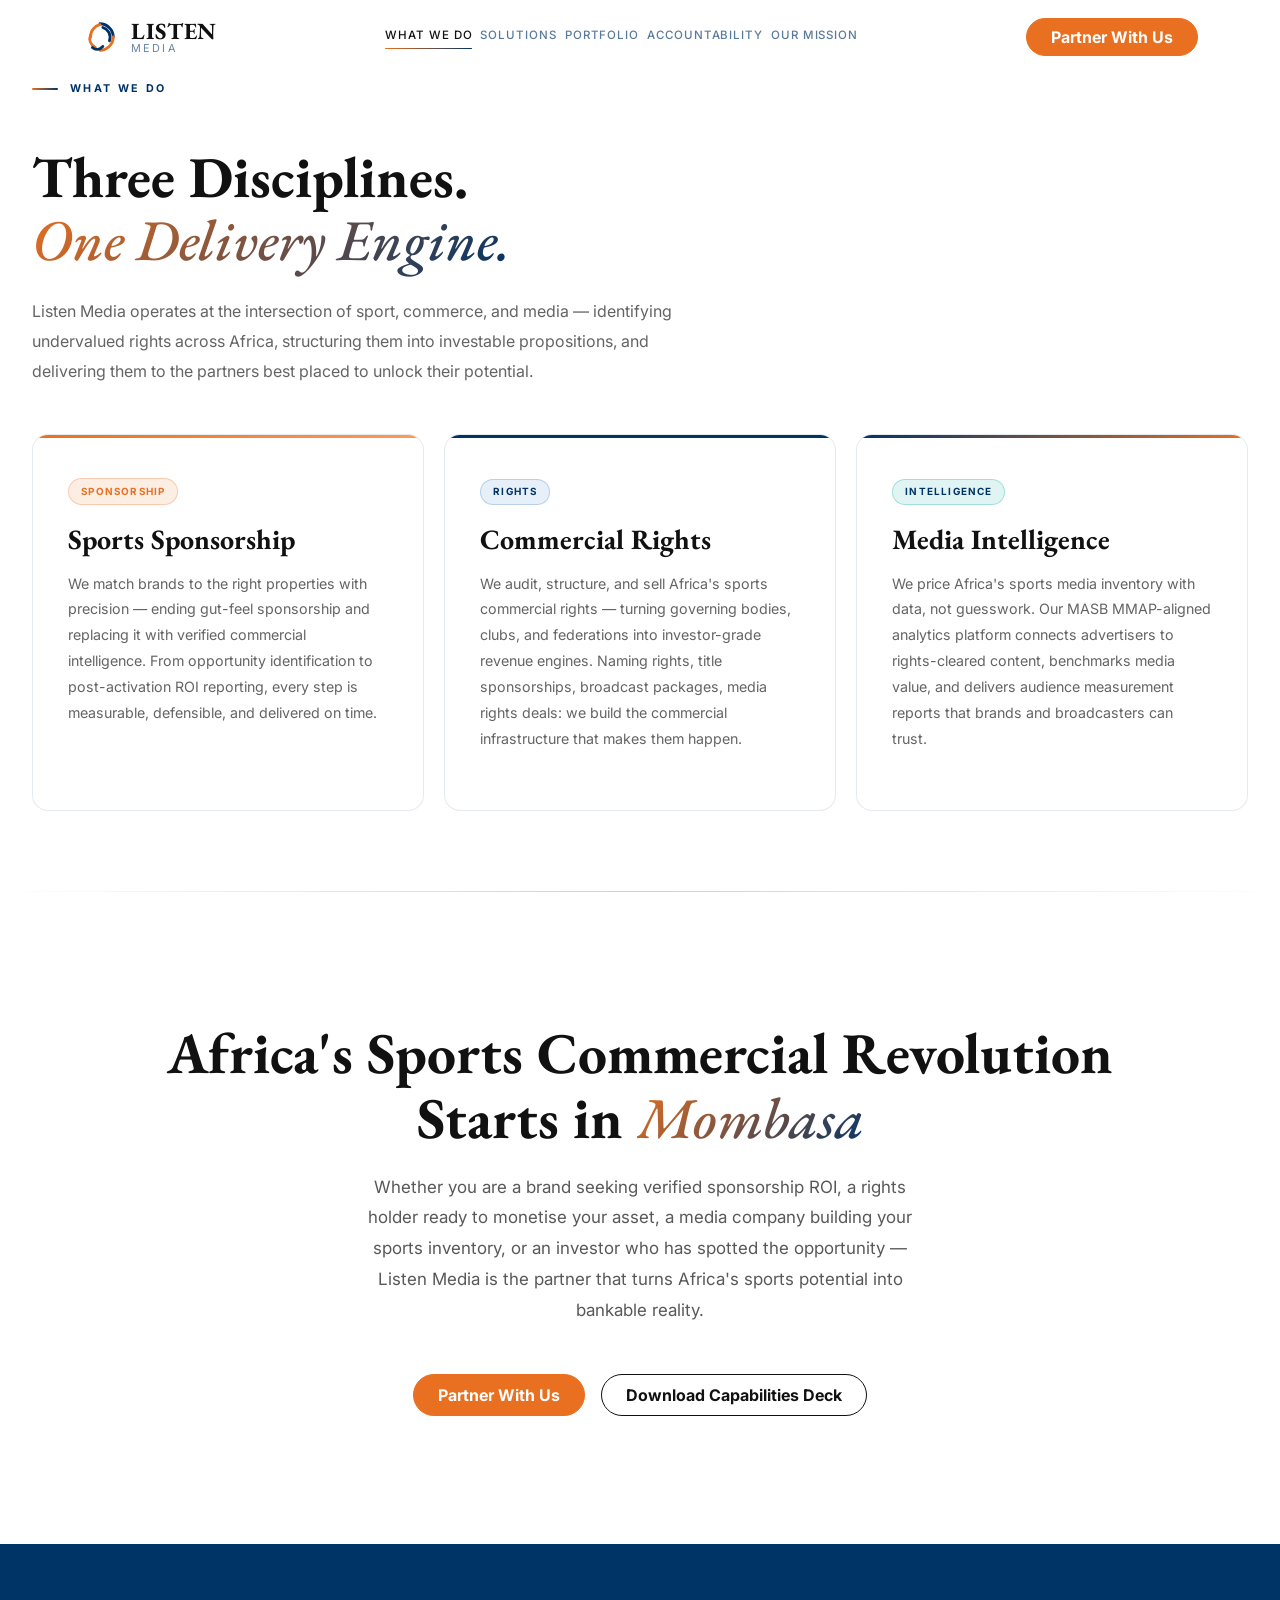
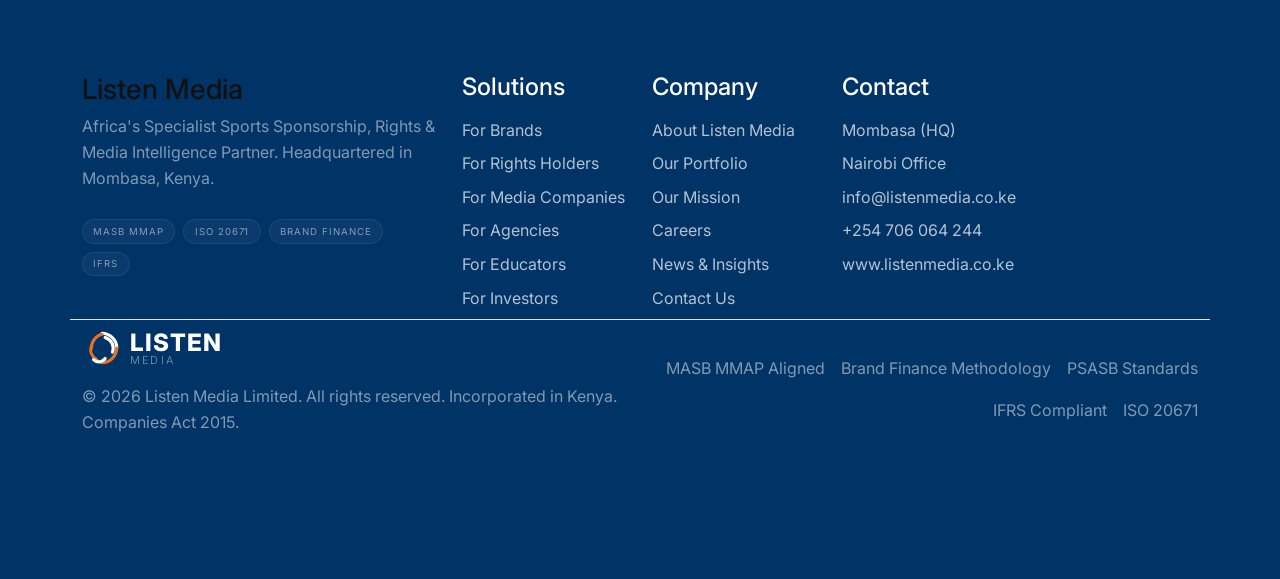
<file: what-we-do.html>
<!DOCTYPE html>
<html lang="en">

<head>
  <meta charset="UTF-8">
  <meta name="viewport" content="width=device-width, initial-scale=1.0">
  <title>Listen Media Limited — Africa's Specialist Sports Sponsorship, Rights &amp; Media Intelligence Partner</title>
  <meta name="description"
    content="Listen Media structures, activates, and delivers Africa's sports commercial rights — converting the continent's vast, underpenetrated sports assets into consistent, measurable value for brands, rights holders, media companies, agencies, and investors.">
  <link rel="preconnect" href="https://fonts.googleapis.com">
  <link
    href="https://fonts.googleapis.com/css2?family=EB+Garamond:ital,wght@0,400;0,500;0,600;0,700;0,800;1,400;1,500;1,600&family=Inter:wght@300;400;500;600;700&display=swap"
    rel="stylesheet">
  <link href="https://cdn.jsdelivr.net/npm/bootstrap@5.3.3/dist/css/bootstrap.min.css" rel="stylesheet">
  <link rel="stylesheet" href="style.css">
</head>

<body>

  <!-- ─── MOBILE OVERLAY MENU ─── -->
  <div class="mobile-menu" id="mobileMenu" role="dialog" aria-label="Navigation menu">
    <a href="what-we-do.html" onclick="closeMobileMenu()">What We Do</a>
    <a href="solutions.html" onclick="closeMobileMenu()">Solutions</a>
    <a href="portfolio.html" onclick="closeMobileMenu()">Portfolio</a>
    <a href="accountability.html" onclick="closeMobileMenu()">Accountability</a>
    <a href="mission.html" onclick="closeMobileMenu()">Our Mission</a>
    <button class="mobile-menu-cta" onclick="closeMobileMenu(); document.getElementById('contact').scrollIntoView({ behavior: 'smooth' });">Partner With Us</button>
  </div>

  <!-- ─── NAV ─── -->
  <nav id="mainNav" role="navigation" aria-label="Main navigation">
    <div class="container d-flex justify-content-between align-items-center">
      <a class="nav-logo" href="index.html" aria-label="Listen Media home">
        <svg width="36" height="36" viewBox="0 0 38 38" fill="none" xmlns="http://www.w3.org/2000/svg"
          aria-hidden="true">
          <path d="M19 5C26 5,33 11,33 19" stroke="#003366" stroke-width="3" stroke-linecap="round" fill="none" />
          <path d="M33 19C33 27,26 33,19 33" stroke="#E97020" stroke-width="3" stroke-linecap="round" fill="none" />
          <path d="M22 9C28 11,31 17,29 23" stroke="#003366" stroke-width="3" stroke-linecap="round" fill="none" />
          <path d="M9 19C9 12,14 7,19 6" stroke="#E97020" stroke-width="3" stroke-linecap="round" fill="none" />
          <path d="M14 30C9 27,7 22,9 17" stroke="#E97020" stroke-width="3" stroke-linecap="round" fill="none" />
          <path d="M22 29C19 33,14 33,11 30" stroke="#003366" stroke-width="3" stroke-linecap="round" fill="none" />
        </svg>
        <div class="nav-logo-text">LISTEN<span>MEDIA</span></div>
      </a>
      <div class="nav-links d-none d-lg-flex gap-2 align-items-center">
        <a href="what-we-do.html">What We Do</a>
        <a href="solutions.html">Solutions</a>
        <a href="portfolio.html">Portfolio</a>
        <a href="accountability.html">Accountability</a>
        <a href="mission.html">Our Mission</a>
      </div>
      <button class="btn btn-primary rounded-pill fw-bold px-4 d-none d-lg-block" id="navCtaBtn">Partner With Us</button>
      <div class="hamburger" style="color: var(--dark-blue);" id="hamburgerBtn" onclick="toggleMobileMenu()" aria-label="Toggle menu" role="button"
        tabindex="0">
        <span></span><span></span><span></span>
      </div>
    </div>
  </nav>

  <!-- ─── WHAT WE DO ─── -->
  <section class="what-section" id="what-we-do">
    <div class="section-inner">
      <div class="section-label reveal">What We Do</div>
      <h2 class="section-title reveal">Three Disciplines.<br><em>One Delivery Engine.</em></h2>
      <p class="section-body reveal">Listen Media operates at the intersection of sport, commerce, and media —
        identifying undervalued rights across Africa, structuring them into investable propositions, and delivering them
        to the partners best placed to unlock their potential.</p>

      <div class="what-grid">
        <div class="what-card reveal reveal-delay-1">
          <div class="what-tag tag-orange">Sponsorship</div>
          <h3>Sports Sponsorship</h3>
          <p>We match brands to the right properties with precision — ending gut-feel sponsorship and replacing it with
            verified commercial intelligence. From opportunity identification to post-activation ROI reporting, every
            step is measurable, defensible, and delivered on time.</p>
        </div>
        <div class="what-card reveal reveal-delay-2">
          <div class="what-tag tag-blue">Rights</div>
          <h3>Commercial Rights</h3>
          <p>We audit, structure, and sell Africa's sports commercial rights — turning governing bodies, clubs, and
            federations into investor-grade revenue engines. Naming rights, title sponsorships, broadcast packages,
            media rights deals: we build the commercial infrastructure that makes them happen.</p>
        </div>
        <div class="what-card reveal reveal-delay-3">
          <div class="what-tag tag-teal">Intelligence</div>
          <h3>Media Intelligence</h3>
          <p>We price Africa's sports media inventory with data, not guesswork. Our MASB MMAP-aligned analytics platform
            connects advertisers to rights-cleared content, benchmarks media value, and delivers audience measurement
            reports that brands and broadcasters can trust.</p>
        </div>
      </div>
    </div>
  </section>

  <div class="section-divider"></div>

  <!-- ─── CTA ─── -->
  <section class="cta-section" id="contact">
    <div class="cta-glow-left" aria-hidden="true"></div>
    <div class="cta-glow-right" aria-hidden="true"></div>
    <div class="container text-center reveal py-5">
      <h2>Africa's Sports Commercial Revolution<br>Starts in <em>Mombasa</em></h2>
      <p>Whether you are a brand seeking verified sponsorship ROI, a rights holder ready to monetise your asset, a media
        company building your sports inventory, or an investor who has spotted the opportunity — Listen Media is the
        partner that turns Africa's sports potential into bankable reality.</p>
      <div class="d-flex justify-content-center flex-wrap gap-3 mt-2">
        <button class="btn btn-primary rounded-pill px-4 py-2 fw-bold" id="ctaPartnerBtn">Partner With Us</button>
        <button class="btn btn-outline-dark rounded-pill px-4 py-2 fw-bold" id="ctaDownloadBtn">Download Capabilities Deck</button>
      </div>
    </div>
  </section>

  <!-- ─── FOOTER ─── -->
  <footer>
    <div class="container py-5">
      <div class="row g-4 mb-2">
        <div class="col-lg-4">
          <h3>Listen Media</h3>
          <p>Africa's Specialist Sports Sponsorship, Rights &amp; Media Intelligence Partner. Headquartered in Mombasa,
            Kenya.</p>
          <div class="footer-badges">
            <span>MASB MMAP</span>
            <span>ISO 20671</span>
            <span>Brand Finance</span>
            <span>IFRS</span>
          </div>
        </div>
        <div class="col-lg-2 col-md-4 col-sm-6 d-flex flex-column gap-2">
          <h4>Solutions</h4>
          <a href="#">For Brands</a>
          <a href="#">For Rights Holders</a>
          <a href="#">For Media Companies</a>
          <a href="#">For Agencies</a>
          <a href="#">For Educators</a>
          <a href="#">For Investors</a>
        </div>
        <div class="col-lg-2 col-md-4 col-sm-6 d-flex flex-column gap-2">
          <h4>Company</h4>
          <a href="#">About Listen Media</a>
          <a href="#">Our Portfolio</a>
          <a href="#">Our Mission</a>
          <a href="#">Careers</a>
          <a href="#">News &amp; Insights</a>
          <a href="#">Contact Us</a>
        </div>
        <div class="col-lg-2 col-md-4 col-sm-6 d-flex flex-column gap-2">
          <h4>Contact</h4>
          <a href="#">Mombasa (HQ)</a>
          <a href="#">Nairobi Office</a>
          <a href="mailto:info@listenmedia.co.ke">info@listenmedia.co.ke</a>
          <a href="tel:+254706064244">+254 706 064 244</a>
          <a href="https://www.listenmedia.co.ke" target="_blank" rel="noopener">www.listenmedia.co.ke</a>
        </div>
      </div>
      <div class="row border-top pt-2 mt-2 align-items-center"><div class="col-md-6">
                <a class="nav-logo mb-3" href="index.html" aria-label="Listen Media home" style="display:inline-flex; align-items:center; gap:0.5rem; text-decoration:none;">
          <svg width="40" height="40" viewBox="0 0 38 38" fill="none" xmlns="http://www.w3.org/2000/svg" aria-hidden="true">
            <path d="M19 5C26 5,33 11,33 19" stroke="#FFFFFF" stroke-width="3" stroke-linecap="round" fill="none" />
            <path d="M33 19C33 27,26 33,19 33" stroke="#E97020" stroke-width="3" stroke-linecap="round" fill="none" />
            <path d="M22 9C28 11,31 17,29 23" stroke="#FFFFFF" stroke-width="3" stroke-linecap="round" fill="none" />
            <path d="M9 19C9 12,14 7,19 6" stroke="#E97020" stroke-width="3" stroke-linecap="round" fill="none" />
            <path d="M14 30C9 27,7 22,9 17" stroke="#E97020" stroke-width="3" stroke-linecap="round" fill="none" />
            <path d="M22 29C19 33,14 33,11 30" stroke="#FFFFFF" stroke-width="3" stroke-linecap="round" fill="none" />
          </svg>
          <div class="nav-logo-text" style="color:#FFFFFF; font-size:1.5rem; font-weight:800; font-family:'Inter', sans-serif;">LISTEN<span style="color:var(--orange); font-weight:300;">MEDIA</span></div>
        </a>
        <p>© 2026 Listen Media Limited. All rights reserved. Incorporated in Kenya. Companies Act 2015.</p>
        </div><div class="col-md-6 d-flex flex-wrap gap-3 justify-content-md-end">
          <span>MASB MMAP Aligned</span>
          <span>Brand Finance Methodology</span>
          <span>PSASB Standards</span>
          <span>IFRS Compliant</span>
          <span>ISO 20671</span>
        </div>
      </div>
    </div>
  </footer>

  <!-- ══════════════════════════════════════════
     SCRIPTS
══════════════════════════════════════════ -->
  <script>
    /* ─── NAV: Scroll solidify ─── */
    const mainNav = document.getElementById('mainNav');
    window.addEventListener('scroll', () => {
      mainNav.classList.toggle('scrolled', window.scrollY > 55);
    }, { passive: true });

    /* ─── MOBILE MENU ─── */
    const mobileMenu = document.getElementById('mobileMenu');
    const hamburger = document.getElementById('hamburgerBtn');

    function toggleMobileMenu() {
      const isOpen = mobileMenu.classList.toggle('open');
      hamburger.classList.toggle('active', isOpen);
      document.body.style.overflow = isOpen ? 'hidden' : '';
      hamburger.setAttribute('aria-expanded', isOpen);
    }
    function closeMobileMenu() {
      mobileMenu.classList.remove('open');
      hamburger.classList.remove('active');
      document.body.style.overflow = '';
      hamburger.setAttribute('aria-expanded', 'false');
    }
    /* Close on Escape */
    document.addEventListener('keydown', e => {
      if (e.key === 'Escape' && mobileMenu.classList.contains('open')) closeMobileMenu();
    });

    /* ─── SCROLL REVEAL (IntersectionObserver) ─── */
    const revealEls = document.querySelectorAll('.reveal');
    const revealObserver = new IntersectionObserver((entries) => {
      entries.forEach(entry => {
        if (entry.isIntersecting) {
          entry.target.classList.add('visible');
          revealObserver.unobserve(entry.target);
        }
      });
    }, {
      threshold: 0.1,
      rootMargin: '0px 0px -48px 0px'
    });
    revealEls.forEach(el => revealObserver.observe(el));

    /* ─── HERO BUTTON SCROLL ─── */
    const heroExploreBtn = document.getElementById('heroExploreBrn');
    const heroPortfolioBtn = document.getElementById('heroPortfolioBtn');
    if (heroExploreBtn) heroExploreBtn.addEventListener('click', () => window.location.href = 'solutions.html');
    if (heroPortfolioBtn) heroPortfolioBtn.addEventListener('click', () => window.location.href = 'portfolio.html');

    /* ─── CTA SCROLL ─── */
    const navCtaBtn = document.getElementById('navCtaBtn');
    if (navCtaBtn) navCtaBtn.addEventListener('click', () => {
      const contactSec = document.getElementById('contact');
      if (contactSec) contactSec.scrollIntoView({ behavior: 'smooth' });
      else window.location.href = 'index.html#contact';
    });
  </script>
<script src="https://cdn.jsdelivr.net/npm/bootstrap@5.3.3/dist/js/bootstrap.bundle.min.js"></script>

  <!-- Active Page Highlighter -->
  <script>
    document.addEventListener('DOMContentLoaded', () => {
      const currentPath = window.location.pathname.split('/').pop() || 'index.html';
      document.querySelectorAll('.nav-links a, .mobile-menu a').forEach(link => {
        if (link.getAttribute('href') === currentPath) {
          link.classList.add('active');
        }
      });
    });
  </script>
</body>

</html>
</file>
<file: style.css>
/* ══════════════════════════════════════════
   BRAND TOKENS
══════════════════════════════════════════ */
:root {
  /* Strictly 4 Colors */
  --bs-primary: var(--orange);
  --bs-primary-rgb: 233, 112, 32;
  --bs-secondary: var(--dark-blue);
  --bs-body-bg: var(--white);
  --bs-body-color: var(--black);

  --white: #FFFFFF;
  --black: #111111;
  --dark-blue: #003366;
  --orange: #E97020;
  /* Accent */

  /* Mapped to old variables for compatibility */
  --deep-blue: var(--dark-blue);
  --deep-blue-lt: var(--dark-blue);
  --green: var(--orange);
  --teal: var(--dark-blue);
  --red: var(--orange);
  --hot-pink: var(--orange);
  --purple: var(--dark-blue);




  --text-muted: rgba(17, 17, 17, 0.65);
  --text-subtle: rgba(17, 17, 17, 0.45);
  --border: rgba(0, 51, 102, 0.12);
  --border-blue: rgba(0, 51, 102, 0.22);

  /* Layout & background layers (Light theme) */
  --bg-darkest: #FFFFFF;
  --bg-dark: #FFFFFF;
  --bg-mid: #F8F9FA;
  --bg-navy: #F1F3F5;

  /* Design system */
  --glass-bg: rgba(255, 255, 255, 0.85);
  --glass-border: rgba(0, 51, 102, 0.1);
  --glass-blur: blur(20px);
  --radius-card: 16px;
  --radius-sm: 8px;
  --transition: all 0.38s cubic-bezier(0.4, 0, 0.2, 1);

  /* Glow shadow */
  --glow-orange: 0 8px 30px rgba(233, 112, 32, 0.15);
}

/* ══════════════════════════════════════════
   RESET & BASE
══════════════════════════════════════════ */
*,
*::before,
*::after {
  margin: 0;
  padding: 0;
  box-sizing: border-box;
}

html {
  scroll-behavior: smooth;
  font-size: 16px;
}

body {
  font-family: 'Inter', sans-serif;
  background: var(--bg-darkest);
  color: var(--black);
  overflow-x: hidden;
  line-height: 1.6;
}

img {
  max-width: 100%;
  display: block;
}

button {
  font-family: inherit;
  cursor: pointer;
}

a {
  text-decoration: none;
}

/* ══════════════════════════════════════════
   SCROLL REVEAL SYSTEM
══════════════════════════════════════════ */
.reveal {
  opacity: 0;
  transform: translateY(40px);
  transition: opacity 0.75s cubic-bezier(0.4, 0, 0.2, 1),
    transform 0.75s cubic-bezier(0.4, 0, 0.2, 1);
}

.reveal.from-left {
  transform: translateX(-40px);
}

.reveal.from-right {
  transform: translateX(40px);
}

.reveal.from-up {
  transform: translateY(-20px);
}

.reveal.visible {
  opacity: 1;
  transform: translate(0, 0);
}

.reveal-delay-1 {
  transition-delay: 0.1s;
}

.reveal-delay-2 {
  transition-delay: 0.2s;
}

.reveal-delay-3 {
  transition-delay: 0.3s;
}

.reveal-delay-4 {
  transition-delay: 0.4s;
}

.reveal-delay-5 {
  transition-delay: 0.5s;
}

/* ══════════════════════════════════════════
   NAV
══════════════════════════════════════════ */
nav {
  position: fixed;
  top: 0;
  left: 0;
  right: 0;
  z-index: 1000;
  padding: 1.1rem 2.5rem;
  transition: var(--transition);
}

nav.scrolled {
  background: rgba(255, 255, 255, 0.94);
  backdrop-filter: blur(28px);
  -webkit-backdrop-filter: blur(28px);
  border-bottom: 1px solid var(--border);
  box-shadow: 0 4px 40px rgba(0, 0, 0, 0.05);
}



.nav-logo {
  display: flex;
  align-items: center;
  gap: 0.8rem;
  text-decoration: none;
}

.nav-logo-text {
  font-family: 'EB Garamond', serif;
  font-size: 1.45rem;
  font-weight: 700;
  color: var(--black);
  letter-spacing: 0.04em;
  line-height: 1;
}

.nav-logo-text span {
  display: block;
  font-size: 0.68rem;
  font-weight: 400;
  letter-spacing: 0.2em;
  color: rgba(0, 51, 102, 0.6);
  font-family: 'Inter', sans-serif;
  text-transform: uppercase;
}

.nav-links {
  display: flex;
  gap: 2.5rem;
  align-items: center;
}

.nav-links a {
  font-size: 0.72rem;
  font-weight: 500;
  color: rgba(0, 51, 102, 0.65);
  letter-spacing: 0.08em;
  text-transform: uppercase;
  transition: color 0.25s;
  position: relative;
  padding-bottom: 3px;
}

.nav-links a::after {
  content: '';
  position: absolute;
  bottom: -2px;
  left: 0;
  right: 0;
  height: 1.5px;
  background: linear-gradient(90deg, var(--orange), var(--teal));
  transform: scaleX(0);
  transform-origin: left;
  transition: transform 0.3s ease;
  border-radius: 2px;
}

.nav-links a:hover,
.nav-links a.active {
  color: var(--black);
}

.nav-links a:hover::after,
.nav-links a.active::after {
  transform: scaleX(1);
}





/* Hamburger */
.hamburger {
  display: none;
  flex-direction: column;
  justify-content: center;
  align-items: center;
  width: 42px;
  height: 42px;
  background: var(--glass-bg);
  border: 1px solid var(--glass-border);
  border-radius: var(--radius-sm);
  gap: 5px;
  cursor: pointer;
  position: relative;
  z-index: 1001;
}

.hamburger span {
  width: 20px;
  height: 2px;
  background: var(--dark-blue);
  border-radius: 2px;
  display: block;
  transition: var(--transition);
}

.hamburger.active span:nth-child(1) {
  transform: translateY(7px) rotate(45deg);
}

.hamburger.active span:nth-child(2) {
  opacity: 0;
  transform: scaleX(0);
}

.hamburger.active span:nth-child(3) {
  transform: translateY(-7px) rotate(-45deg);
}

/* Mobile overlay menu */
.mobile-menu {
  position: fixed;
  inset: 0;
  z-index: 999;
  background: rgba(255, 255, 255, 0.98);
  backdrop-filter: blur(28px);
  -webkit-backdrop-filter: blur(28px);
  display: flex;
  flex-direction: column;
  justify-content: center;
  align-items: center;
  gap: 2.25rem;
  opacity: 0;
  pointer-events: none;
  transition: opacity 0.4s ease;
}

.mobile-menu.open {
  opacity: 1;
  pointer-events: all;
}

.mobile-menu a {
  font-family: 'EB Garamond', serif;
  font-size: 1.4rem;
  font-weight: 700;
  color: var(--black);
  letter-spacing: 0.02em;
  opacity: 0;
  transform: translateY(24px);
  transition: opacity 0.45s ease, transform 0.45s ease, color 0.25s;
}

.mobile-menu.open a {
  opacity: 1;
  transform: translateY(0);
}

.mobile-menu.open a:nth-child(1) {
  transition-delay: 0.08s;
}

.mobile-menu.open a:nth-child(2) {
  transition-delay: 0.15s;
}

.mobile-menu.open a:nth-child(3) {
  transition-delay: 0.22s;
}

.mobile-menu.open a:nth-child(4) {
  transition-delay: 0.29s;
}

.mobile-menu.open a:nth-child(5) {
  transition-delay: 0.36s;
}

.mobile-menu a:hover {
  color: var(--orange);
}

.mobile-menu-cta {
  margin-top: 0.5rem;
  background: linear-gradient(135deg, var(--orange), #c96010);
  color: var(--black);
  border: none;
  padding: 1rem 2.5rem;
  font-size: 0.82rem;
  font-weight: 600;
  letter-spacing: 0.1em;
  text-transform: uppercase;
  border-radius: 100px;
  opacity: 0;
  transform: translateY(24px);
  transition: opacity 0.45s ease 0.44s, transform 0.45s ease 0.44s;
}

.mobile-menu.open .mobile-menu-cta {
  opacity: 1;
  transform: translateY(0);
}

/* ══════════════════════════════════════════
   HERO
══════════════════════════════════════════ */
.hero {
  min-height: 90vh;
  display: flex;
  flex-direction: column;
  justify-content: center;
  padding: 9rem 2.5rem 4rem;
  position: relative;
  overflow: hidden;
  background: var(--white);
}





/* ─── HERO RIGHT — Impact Stats Panel ─── */
.hero-right {
  position: relative;
  display: flex;
  align-items: center;
  justify-content: center;
  animation: fadeUp 0.9s 0.4s both;
  margin-top: -20rem;
}

.hero-arc-wrap {
  position: relative;
  width: 420px;
  height: 420px;
  flex-shrink: 0;
}

.hero-arc-svg {
  width: 100%;
  height: 100%;
  animation: arc-spin 28s linear infinite;
}

@keyframes arc-spin {
  from {
    transform: rotate(0deg);
  }

  to {
    transform: rotate(360deg);
  }
}

/* Stat cards floating around the arc — clock-face positions */
.hero-stat-card {
  position: absolute;
  background: var(--white);
  box-shadow: 0 10px 40px rgba(0, 51, 102, 0.08);
  backdrop-filter: blur(20px);
  -webkit-backdrop-filter: blur(20px);
  border: 1px solid var(--border);
  border-radius: 14px;
  padding: 5rem 2rem;
  min-width: 130px;
  animation: fadeUp 0.8s both;
  transition: transform 0.3s ease, box-shadow 0.3s ease;
}

.hero-stat-card:hover {
  transform: translateY(-4px) !important;
  box-shadow: 0 16px 40px rgba(0, 0, 0, 0.5);
}

/* Cards are children 3-7 inside .hero-arc-wrap (after SVG and center div) */
/* 12 o'clock — top center */
.hero-stat-card:nth-child(3) {
  top: -8%;
  left: 50%;
  transform: translateX(-50%);
  animation-delay: 0.6s;
  border-top: 2px solid var(--orange);
}

/* 3 o'clock — right middle */
.hero-stat-card:nth-child(4) {
  top: 38%;
  right: -22%;
  animation-delay: 0.75s;
  border-top: 2px solid var(--teal);
}

/* 5 o'clock — bottom right */
.hero-stat-card:nth-child(5) {
  bottom: 2%;
  right: -14%;
  animation-delay: 0.9s;
  border-top: 2px solid var(--green);
}

/* 7 o'clock — bottom left */
.hero-stat-card:nth-child(6) {
  bottom: 2%;
  left: -14%;
  animation-delay: 1.05s;
  border-top: 2px solid var(--purple);
}

/* 9 o'clock — left middle */
.hero-stat-card:nth-child(7) {
  top: 38%;
  left: -22%;
  animation-delay: 1.2s;
  border-top: 2px solid var(--hot-pink);
}

.stat-card-num {
  font-family: 'EB Garamond', serif;
  font-size: 2rem;
  font-weight: 700;
  line-height: 1;
  color: var(--black);
  margin-bottom: 0.2rem;
}

.stat-card-label {
  font-size: 0.62rem;
  font-weight: 600;
  letter-spacing: 0.1em;
  text-transform: uppercase;
  color: rgba(17, 17, 17, 0.65);
}

/* Central badge inside the arc */
.hero-arc-center {
  position: absolute;
  top: 50%;
  left: 50%;
  transform: translate(-50%, -50%);
  text-align: center;
  pointer-events: none;
}

.hero-arc-center-logo {
  display: block;
  margin: 0 auto 0.5rem;
  animation: arc-spin 28s linear infinite reverse;
}

.hero-arc-center-text {
  font-family: 'EB Garamond', serif;
  font-size: 1.1rem;
  font-weight: 700;
  color: var(--black);
  letter-spacing: 0.04em;
  line-height: 1.2;
}

.hero-arc-center-sub {
  font-size: 0.6rem;
  font-weight: 600;
  letter-spacing: 0.2em;
  text-transform: uppercase;
  color: rgba(17, 17, 17, 0.65);
  margin-top: 0.25rem;
}

/* Floating blobs */
.hero-shapes {
  position: absolute;
  inset: 0;
  pointer-events: none;
  overflow: hidden;
}

.shape {
  position: absolute;
  border-radius: 50%;
  animation: blob-float 12s ease-in-out infinite;
  will-change: transform;
  filter: blur(50px);
}

.shape-1 {
  width: 580px;
  height: 580px;
  opacity: 0.07;
  background: var(--orange);
  top: -18%;
  right: -10%;
  animation-delay: 0s;
  animation-duration: 14s;
}

.shape-2 {
  width: 380px;
  height: 380px;
  opacity: 0.07;
  background: var(--orange);
  bottom: 5%;
  right: 18%;
  animation-delay: -4s;
  animation-duration: 11s;
}

.shape-3 {
  width: 260px;
  height: 260px;
  opacity: 0.06;
  background: var(--orange);
  top: 28%;
  right: 32%;
  animation-delay: -7s;
  animation-duration: 9s;
}

.shape-4 {
  width: 200px;
  height: 200px;
  opacity: 0.05;
  background: var(--dark-blue);
  bottom: -5%;
  left: 12%;
  animation-delay: -2s;
  animation-duration: 13s;
}

.shape-5 {
  width: 150px;
  height: 150px;
  opacity: 0.06;
  background: var(--dark-blue);
  top: 22%;
  left: 42%;
  animation-delay: -5s;
  animation-duration: 10s;
}

@keyframes blob-float {

  0%,
  100% {
    transform: translateY(0) scale(1);
  }

  33% {
    transform: translateY(-32px) scale(1.06);
  }

  66% {
    transform: translateY(22px) scale(0.96);
  }
}

/* Grid overlay */
.hero-grid {
  position: absolute;
  inset: 0;
  pointer-events: none;
  z-index: 1;
  background-image:
    linear-gradient(rgba(255, 255, 255, 0.016) 1px, transparent 1px),
    linear-gradient(90deg, rgba(255, 255, 255, 0.016) 1px, transparent 1px);
  background-size: 64px 64px;
}

/* Hero content */
.hero-badge {
  display: inline-flex;
  align-items: center;
  gap: 0.65rem;
  background: rgba(68, 182, 73, 0.1);
  border: 1px solid rgba(68, 182, 73, 0.28);
  padding: 0.42rem 1.1rem;
  font-size: 0.67rem;
  font-weight: 600;
  letter-spacing: 0.14em;
  text-transform: uppercase;
  color: var(--green);
  margin-bottom: 2.2rem;
  width: fit-content;
  border-radius: 100px;
  animation: fadeUp 0.8s 0.08s both;
}

.hero-badge-dot {
  width: 7px;
  height: 7px;
  border-radius: 50%;
  background: var(--dark-blue);
  flex-shrink: 0;
  animation: pulse-dot 2.2s ease-in-out infinite;
}

@keyframes pulse-dot {

  0%,
  100% {
    box-shadow: 0 0 0 0 rgba(68, 182, 73, 0.7);
  }

  50% {
    box-shadow: 0 0 0 7px rgba(68, 182, 73, 0);
  }
}

.hero h1 {
  font-family: 'EB Garamond', serif;
  font-size: clamp(3rem, 7.5vw, 7rem);
  line-height: 1.04;
  font-weight: 700;
  color: var(--black);
  margin-bottom: 1.8rem;
  max-width: 1080px;
  animation: fadeUp 0.8s 0.22s both;
}

.hero h1 em {
  font-style: italic;
  font-weight: 500;
  background: linear-gradient(135deg, var(--orange) 0%, var(--teal) 100%);
  -webkit-background-clip: text;
  -webkit-text-fill-color: transparent;
  background-clip: text;
}

.hero-sub {
  font-size: 1.08rem;
  color: rgba(17, 17, 17, 0.65);
  max-width: 640px;
  line-height: 1.88;
  margin-bottom: 3rem;
  font-weight: 300;
  animation: fadeUp 0.8s 0.36s both;
}





.hero-pillar:hover {
  background: rgba(0, 50, 110, 0.75);
}

.pillar-label {
  font-size: 0.68rem;
  font-weight: 700;
  letter-spacing: 0.12em;
  text-transform: uppercase;
}

.pillar-desc {
  font-size: 0.77rem;
  color: rgba(17, 17, 17, 0.65);
  line-height: 1.5;
}



@keyframes fadeUp {
  from {
    opacity: 0;
    transform: translateY(30px);
  }

  to {
    opacity: 1;
    transform: translateY(0);
  }
}

/* ══════════════════════════════════════════
   BUTTONS
══════════════════════════════════════════ */
















/* ══════════════════════════════════════════
   COLOR BAR
══════════════════════════════════════════ */
.color-bar {
  display: flex;
  height: 5px;
  position: relative;
  overflow: hidden;
}

.color-bar span {
  flex: 1;
}

.color-bar .c1 {
  background: var(--red);
}

.color-bar .c2 {
  background: var(--orange);
}

.color-bar .c3 {
  background: var(--dark-blue);
}

.color-bar .c4 {
  background: var(--orange);
}

.color-bar .c5 {
  background: var(--dark-blue);
}

.color-bar .c6 {
  background: var(--orange);
}

.color-bar::after {
  content: '';
  position: absolute;
  inset: 0;
  background: linear-gradient(90deg, transparent 0%, rgba(255, 255, 255, 0.22) 50%, transparent 100%);
  background-size: 200% 100%;
  animation: shimmer 3.2s linear infinite;
}

@keyframes shimmer {
  0% {
    background-position: 200% center;
  }

  100% {
    background-position: -200% center;
  }
}

/* ══════════════════════════════════════════
   SECTION BASE
══════════════════════════════════════════ */
section {
  padding: 5rem 2rem;
  position: relative;
}

.section-inner {
  max-width: 1380px;
  margin: 0 auto;
}

.section-label {
  font-size: 0.67rem;
  font-weight: 700;
  letter-spacing: 0.22em;
  text-transform: uppercase;
  color: var(--deep-blue-lt);
  margin-bottom: 3rem;
  display: flex;
  align-items: center;
  gap: 0.75rem;
}

.section-label::before {
  content: '';
  width: 26px;
  height: 2px;
  flex-shrink: 0;
  background: linear-gradient(90deg, var(--orange), var(--deep-blue-lt));
  border-radius: 2px;
}

.section-title {
  font-family: 'EB Garamond', serif;
  font-size: clamp(2.4rem, 4.5vw, 4.2rem);
  font-weight: 700;
  line-height: 1.1;
  color: var(--black);
  margin-bottom: 1.5rem;
}

.section-title em {
  font-style: italic;
  font-weight: 500;
  background: linear-gradient(135deg, var(--orange) 0%, var(--teal) 100%);
  -webkit-background-clip: text;
  -webkit-text-fill-color: transparent;
  background-clip: text;
}

.section-body {
  color: rgba(17, 17, 17, 0.65);
  font-size: 1rem;
  line-height: 1.88;
  max-width: 680px;
}

.section-divider {
  height: 1px;
  background: linear-gradient(90deg, transparent, var(--border-blue), transparent);
}

/* Tag pills (shared) */
.what-tag,
.tag {
  display: inline-block;
  font-size: 0.62rem;
  font-weight: 700;
  letter-spacing: 0.12em;
  text-transform: uppercase;
  padding: 0.28rem 0.75rem;
  border-radius: 100px;
}

.tag-orange {
  background: rgba(233, 112, 32, 0.12);
  color: var(--orange);
  border: 1px solid rgba(233, 112, 32, 0.28);
}

.tag-blue {
  background: rgba(58, 124, 199, 0.12);
  color: var(--deep-blue-lt);
  border: 1px solid rgba(58, 124, 199, 0.28);
}

.tag-green {
  background: rgba(68, 182, 73, 0.12);
  color: var(--green);
  border: 1px solid rgba(68, 182, 73, 0.28);
}

.tag-teal {
  background: rgba(0, 168, 157, 0.12);
  color: var(--teal);
  border: 1px solid rgba(0, 168, 157, 0.28);
}

.tag-pink {
  background: rgba(232, 24, 92, 0.12);
  color: var(--hot-pink);
  border: 1px solid rgba(232, 24, 92, 0.28);
}

.tag-purple {
  background: rgba(142, 63, 175, 0.12);
  color: var(--purple);
  border: 1px solid rgba(142, 63, 175, 0.28);
}

/* ══════════════════════════════════════════
   GLASS CARD — reusable mixin pattern
══════════════════════════════════════════ */
.glass-card {
  background: var(--glass-bg);
  backdrop-filter: var(--glass-blur);
  -webkit-backdrop-filter: var(--glass-blur);
  border: 1px solid var(--glass-border);
  border-radius: var(--radius-card);
  transition: var(--transition);
}

.glass-card:hover {
  border-color: rgba(255, 255, 255, 0.14);
  background: rgba(255, 255, 255, 0.046);
  box-shadow: 0 22px 50px rgba(0, 0, 0, 0.48);
  transform: translateY(-6px);
}

/* ══════════════════════════════════════════
   WHAT WE DO
══════════════════════════════════════════ */
.what-section {
  background: var(--bg-dark);
}

.what-grid {
  display: grid;
  grid-template-columns: repeat(3, 1fr);
  gap: 1.25rem;
  margin-top: 3rem;
}

.what-card {
  background: var(--glass-bg);
  backdrop-filter: var(--glass-blur);
  border: 1px solid var(--glass-border);
  border-radius: var(--radius-card);
  padding: 2.6rem 2.2rem;
  position: relative;
  overflow: hidden;
  transition: var(--transition);
}

/* top gradient accent */
.what-card::before {
  content: '';
  position: absolute;
  top: 0;
  left: 0;
  right: 0;
  height: 3px;
  border-radius: var(--radius-card) var(--radius-card) 0 0;
}

.what-card:nth-child(1)::before {
  background: linear-gradient(90deg, var(--orange), #ff9a56);
}

.what-card:nth-child(2)::before {
  background: linear-gradient(90deg, var(--deep-blue-lt), var(--teal));
}

.what-card:nth-child(3)::before {
  background: linear-gradient(90deg, var(--teal), var(--green));
}

.what-card:hover {
  transform: translateY(-7px);
  border-color: rgba(255, 255, 255, 0.15);
  background: rgba(255, 255, 255, 0.048);
}

.what-card:nth-child(1):hover {
  box-shadow: 0 24px 52px rgba(0, 0, 0, 0.42), var(--glow-orange);
}

.what-card:nth-child(2):hover {
  box-shadow: 0 24px 52px rgba(0, 0, 0, 0.42), var(--glow-blue);
}

.what-card:nth-child(3):hover {
  box-shadow: 0 24px 52px rgba(0, 0, 0, 0.42), var(--glow-teal);
}

.what-card h3 {
  font-family: 'EB Garamond', serif;
  font-size: 1.75rem;
  font-weight: 700;
  color: var(--black);
  margin-bottom: 0.9rem;
}

.what-card p {
  font-size: 0.89rem;
  color: rgba(17, 17, 17, 0.65);
  line-height: 1.82;
}

.what-tag {
  margin-bottom: 1.1rem;
}

/* ══════════════════════════════════════════
   SOLUTIONS
══════════════════════════════════════════ */
.solutions-bg {
  background: var(--bg-darkest);
}

.solutions-grid {
  display: grid;
  grid-template-columns: repeat(3, 1fr);
  gap: 1.25rem;
  margin-top: 3rem;
}

.solution-card {
  background: var(--glass-bg);
  border: 1px solid var(--glass-border);
  border-radius: var(--radius-card);
  padding: 2.5rem 2.2rem;
  position: relative;
  overflow: hidden;
  transition: var(--transition);
}

/* bottom gradient accent on hover */
.solution-card::after {
  content: '';
  position: absolute;
  bottom: 0;
  left: 0;
  right: 0;
  height: 3px;
  border-radius: 0 0 var(--radius-card) var(--radius-card);
  opacity: 0;
  transition: opacity 0.38s ease;
}

.solution-card:nth-child(1)::after {
  background: linear-gradient(90deg, var(--orange), #ff9a56);
}

.solution-card:nth-child(2)::after {
  background: linear-gradient(90deg, var(--green), var(--teal));
}

.solution-card:nth-child(3)::after {
  background: linear-gradient(90deg, var(--deep-blue-lt), var(--purple));
}

.solution-card:nth-child(4)::after {
  background: linear-gradient(90deg, var(--teal), var(--green));
}

.solution-card:nth-child(5)::after {
  background: linear-gradient(90deg, var(--purple), var(--hot-pink));
}

.solution-card:nth-child(6)::after {
  background: linear-gradient(90deg, var(--hot-pink), var(--orange));
}

.solution-card:hover {
  transform: translateY(-6px);
  border-color: rgba(255, 255, 255, 0.14);
  background: rgba(255, 255, 255, 0.044);
  box-shadow: 0 20px 44px rgba(0, 0, 0, 0.5);
}

.solution-card:hover::after {
  opacity: 1;
}

.solution-num {
  font-size: 0.62rem;
  font-weight: 700;
  color: var(--deep-blue-lt);
  letter-spacing: 0.2em;
  text-transform: uppercase;
  margin-bottom: 1.25rem;
}

.solution-icon {
  font-size: 2rem;
  margin-bottom: 1.1rem;
}

.solution-title {
  font-family: 'EB Garamond', serif;
  font-size: 1.6rem;
  font-weight: 700;
  color: var(--black);
  margin-bottom: 0.85rem;
  line-height: 1.2;
}

.solution-desc {
  color: rgba(17, 17, 17, 0.65);
  font-size: 0.88rem;
  line-height: 1.78;
  margin-bottom: 1.5rem;
}

.solution-features {
  list-style: none;
}

.solution-features li {
  font-size: 0.79rem;
  color: var(--text-subtle);
  padding: 0.35rem 0;
  border-bottom: 1px solid rgba(255, 255, 255, 0.045);
  display: flex;
  align-items: flex-start;
  gap: 0.55rem;
}

.solution-features li:last-child {
  border-bottom: none;
}

.solution-features li::before {
  content: '→';
  color: var(--deep-blue-lt);
  font-size: 0.7rem;
  flex-shrink: 0;
  margin-top: 0.12rem;
}

/* ══════════════════════════════════════════
   PORTFOLIO
══════════════════════════════════════════ */
.assets-section {
  background: var(--bg-mid);
}

.assets-grid {
  display: grid;
  grid-template-columns: repeat(4, 1fr);
  gap: 1.25rem;
  margin-top: 3rem;
}

.asset-card {
  background: var(--glass-bg);
  border: 1px solid var(--glass-border);
  border-radius: var(--radius-card);
  padding: 5rem 2rem;
  position: relative;
  overflow: hidden;
  transition: var(--transition);
}

/* top accent */
.asset-card::before {
  content: '';
  position: absolute;
  top: 0;
  left: 0;
  right: 0;
  height: 3px;
  border-radius: var(--radius-card) var(--radius-card) 0 0;
}

.asset-card:nth-child(1)::before {
  background: linear-gradient(90deg, var(--orange), #ff9a56);
}

.asset-card:nth-child(2)::before {
  background: linear-gradient(90deg, var(--green), var(--teal));
}

.asset-card:nth-child(3)::before {
  background: linear-gradient(90deg, var(--teal), var(--deep-blue-lt));
}

.asset-card:nth-child(4)::before {
  background: linear-gradient(90deg, var(--deep-blue-lt), var(--purple));
}

.asset-card:nth-child(5)::before {
  background: linear-gradient(90deg, var(--hot-pink), var(--purple));
}

.asset-card:nth-child(6)::before {
  background: linear-gradient(90deg, var(--red), var(--hot-pink));
}

.asset-card:nth-child(7)::before {
  background: linear-gradient(90deg, var(--purple), var(--hot-pink));
}

.asset-card:nth-child(8)::before {
  background: linear-gradient(90deg, var(--orange), var(--red));
}

/* Hover overlay with stat highlight */
.asset-hover-overlay {
  position: absolute;
  inset: 0;
  background: var(--deep-blue-lt);
  backdrop-filter: blur(12px);
  display: flex;
  flex-direction: column;
  justify-content: center;
  align-items: center;
  padding: 2rem;
  text-align: center;
  opacity: 0;
  transform: translateY(10px);
  transition: var(--transition);
  border-radius: var(--radius-card);
}

.asset-hover-overlay * {
  color: var(--white);
}

.asset-card:hover .asset-hover-overlay {
  opacity: 1;
  transform: translateY(0);
}

.asset-hover-overlay .ho-stat {
  font-family: 'EB Garamond', serif;
  font-size: 3.2rem;
  font-weight: 700;
  color: var(--black);
  line-height: 1;
  margin-bottom: 0.4rem;
}

.asset-hover-overlay .ho-stat-label {
  font-size: 0.65rem;
  text-transform: uppercase;
  letter-spacing: 0.14em;
  color: rgba(228, 151, 36, 0.65);
  margin-bottom: 1.1rem;
}

.asset-hover-overlay .ho-desc {
  font-size: 0.8rem;
  color: rgba(228, 151, 36, 0.65);
  line-height: 1.65;
}

.asset-card:hover {
  transform: translateY(-6px);
  border-color: rgba(255, 255, 255, 0.16);
  box-shadow: 0 24px 52px rgba(0, 0, 0, 0.52);
}

.asset-sport {
  font-size: 0.6rem;
  font-weight: 700;
  color: var(--deep-blue-lt);
  letter-spacing: 0.2em;
  text-transform: uppercase;
  margin-bottom: 0.85rem;
}

.asset-name {
  font-family: 'EB Garamond', serif;
  font-size: 1.35rem;
  font-weight: 700;
  color: var(--black);
  margin-bottom: 0.55rem;
  line-height: 1.2;
}

.asset-desc {
  font-size: 0.8rem;
  color: rgba(17, 17, 17, 0.65);
  line-height: 1.65;
  margin-bottom: 1.25rem;
}

.asset-stat {
  font-family: 'EB Garamond', serif;
  font-size: 1.85rem;
  color: var(--black);
  font-weight: 700;
}

.asset-stat-label {
  font-size: 0.65rem;
  color: var(--text-subtle);
  text-transform: uppercase;
  letter-spacing: 0.1em;
}

.flagship-badge {
  display: inline-flex;
  align-items: center;
  gap: 0.35rem;
  background: linear-gradient(135deg, var(--orange), #c96010);
  color: var(--black);
  font-size: 0.6rem;
  font-weight: 700;
  letter-spacing: 0.12em;
  text-transform: uppercase;
  padding: 0.26rem 0.72rem;
  margin-bottom: 0.85rem;
  border-radius: 100px;
}

/* ══════════════════════════════════════════
   MMAP / ACCOUNTABILITY
══════════════════════════════════════════ */
.mmap-section {
  background: var(--bg-darkest);
}

.mmap-grid {
  display: grid;
  grid-template-columns: 1fr 1fr;
  gap: 5rem;
  align-items: start;
  margin-top: 3rem;
}

.mmap-pillars {
  display: flex;
  flex-direction: column;
  gap: 1.25rem;
  position: relative;
  padding-left: 1.75rem;
}

/* Animated connector line on the left */
.mmap-pillars::before {
  content: '';
  position: absolute;
  left: 0;
  top: 0.5rem;
  bottom: 0.5rem;
  width: 3px;
  border-radius: 3px;
  background: linear-gradient(180deg, var(--orange), var(--teal), var(--green), var(--purple), var(--hot-pink));
}

.mmap-pillar {
  background: var(--glass-bg);
  backdrop-filter: var(--glass-blur);
  border: 1px solid var(--glass-border);
  border-radius: var(--radius-sm);
  padding: 1.5rem 1.75rem;
  transition: var(--transition);
}

.mmap-pillar:nth-child(1) {
  border-left: 3px solid var(--orange);
}

.mmap-pillar:nth-child(2) {
  border-left: 3px solid var(--teal);
}

.mmap-pillar:nth-child(3) {
  border-left: 3px solid var(--green);
}

.mmap-pillar:nth-child(4) {
  border-left: 3px solid var(--purple);
}

.mmap-pillar:nth-child(5) {
  border-left: 3px solid var(--hot-pink);
}

.mmap-pillar:hover {
  background: rgba(255, 255, 255, 0.056);
  transform: translateX(6px);
  border-right-color: rgba(255, 255, 255, 0.14);
}

.mmap-pillar h4 {
  font-family: 'EB Garamond', serif;
  font-size: 1.18rem;
  color: var(--black);
  margin-bottom: 0.5rem;
  font-weight: 600;
}

.mmap-pillar p {
  font-size: 0.85rem;
  color: rgba(17, 17, 17, 0.65);
  line-height: 1.75;
}

.mmap-right {
  position: sticky;
  top: 7rem;
}

.mmap-callout {
  background: var(--glass-bg);
  backdrop-filter: var(--glass-blur);
  border: 1px solid var(--glass-border);
  border-top: 3px solid var(--teal);
  border-radius: var(--radius-card);
  padding: 2.5rem;
  margin-bottom: 1.5rem;
  box-shadow: var(--glow-teal);
}

.mmap-callout h3 {
  font-family: 'EB Garamond', serif;
  font-size: 2rem;
  color: var(--black);
  margin-bottom: 3rem;
  font-weight: 700;
}

.mmap-callout p {
  font-size: 0.88rem;
  color: rgba(17, 17, 17, 0.65);
  line-height: 1.78;
}

.metrics-table {
  width: 100%;
  border-collapse: collapse;
  margin-top: 1.5rem;
  border-radius: var(--radius-sm);
  overflow: hidden;
  border: 1px solid var(--glass-border);
}

.metrics-table th {
  text-align: left;
  font-size: 0.63rem;
  font-weight: 700;
  letter-spacing: 0.15em;
  text-transform: uppercase;
  color: var(--deep-blue-lt);
  padding: 0.85rem 1rem;
  border-bottom: 1px solid var(--border-blue);
  background: rgba(58, 124, 199, 0.07);
}

.metrics-table td {
  font-size: 0.82rem;
  padding: 0.75rem 1rem;
  color: rgba(17, 17, 17, 0.65);
  border-bottom: 1px solid rgba(255, 255, 255, 0.04);
  vertical-align: middle;
}

.metrics-table tr:last-child td {
  border-bottom: none;
}

.metrics-table tbody tr:hover td {
  background: rgba(58, 124, 199, 0.08);
}

/* ROI stages box */
.roi-box {
  background: var(--glass-bg);
  border: 1px solid var(--glass-border);
  border-radius: var(--radius-sm);
  padding: 2rem;
  margin-top: 1.5rem;
}

.roi-box-label {
  font-size: 0.67rem;
  font-weight: 700;
  letter-spacing: 0.18em;
  text-transform: uppercase;
  color: var(--deep-blue-lt);
  margin-bottom: 1.25rem;
}

.roi-stage-row {
  display: flex;
  gap: 1rem;
  align-items: flex-start;
  padding: 0.75rem 0.9rem;
  border-radius: 6px;
  background: rgba(58, 124, 199, 0.055);
  margin-bottom: 0.65rem;
}

.roi-stage-row:last-child {
  margin-bottom: 0;
}

.roi-stage-row:nth-child(1) {
  border-left: 2px solid var(--orange);
}

.roi-stage-row:nth-child(2) {
  border-left: 2px solid var(--teal);
}

.roi-stage-row:nth-child(3) {
  border-left: 2px solid var(--green);
}

.roi-stage-row:nth-child(4) {
  border-left: 2px solid var(--purple);
}

.roi-row-num {
  font-size: 0.62rem;
  font-weight: 700;
  flex-shrink: 0;
  letter-spacing: 0.1em;
  text-transform: uppercase;
  margin-top: 0.1rem;
}

.roi-stage-row:nth-child(1) .roi-row-num {
  color: var(--orange);
}

.roi-stage-row:nth-child(2) .roi-row-num {
  color: var(--teal);
}

.roi-stage-row:nth-child(3) .roi-row-num {
  color: var(--green);
}

.roi-stage-row:nth-child(4) .roi-row-num {
  color: var(--purple);
}

.roi-row-text {
  font-size: 0.82rem;
  color: rgba(17, 17, 17, 0.65);
  line-height: 1.52;
}

/* ══════════════════════════════════════════
   SPONSORS PROMISE
══════════════════════════════════════════ */
.partners-section {
  background: var(--bg-dark);
}

.partner-promise {
  display: grid;
  grid-template-columns: repeat(3, 1fr);
  gap: 1.5rem;
  margin-top: 3rem;
}

.promise-card {
  padding: 2.6rem 2.2rem;
  background: var(--glass-bg);
  backdrop-filter: var(--glass-blur);
  border: 1px solid var(--glass-border);
  border-radius: var(--radius-card);
  position: relative;
  overflow: hidden;
  transition: var(--transition);
}

.promise-card::before {
  content: '';
  position: absolute;
  top: 0;
  left: 0;
  right: 0;
  height: 3px;
  border-radius: var(--radius-card) var(--radius-card) 0 0;
}

.promise-card:nth-child(1)::before {
  background: linear-gradient(90deg, var(--orange), #ff9a56);
}

.promise-card:nth-child(2)::before {
  background: linear-gradient(90deg, var(--teal), var(--green));
}

.promise-card:nth-child(3)::before {
  background: linear-gradient(90deg, var(--green), var(--teal));
}

.promise-card:hover {
  transform: translateY(-6px);
  border-color: rgba(255, 255, 255, 0.15);
  box-shadow: 0 22px 48px rgba(0, 0, 0, 0.44);
  background: rgba(255, 255, 255, 0.046);
}

/* Giant ghost number */
.promise-num {
  font-family: 'EB Garamond', serif;
  font-size: 6rem;
  color: rgba(255, 255, 255, 0.04);
  font-weight: 800;
  line-height: 1;
  margin-bottom: 0.2rem;
  user-select: none;
  letter-spacing: -0.02em;
}

.promise-title {
  font-family: 'EB Garamond', serif;
  font-size: 1.55rem;
  font-weight: 700;
  color: var(--black);
  margin-bottom: 0.85rem;
}

.promise-desc {
  font-size: 0.86rem;
  color: rgba(17, 17, 17, 0.65);
  line-height: 1.82;
}

/* ══════════════════════════════════════════
   MISSION
══════════════════════════════════════════ */
.mission-section {
  background: var(--bg-darkest);
}

.mission-intro {
  display: grid;
  grid-template-columns: 1fr 1fr;
  gap: 4.5rem;
  margin-bottom: 3rem;
  align-items: center;
}

.mission-statement {
  background: var(--glass-bg);
  backdrop-filter: var(--glass-blur);
  border: 1px solid var(--glass-border);
  border-left: 4px solid var(--orange);
  border-radius: 0 var(--radius-card) var(--radius-card) 0;
  padding: 3rem;
  box-shadow: var(--glow-orange);
}

.mission-statement h3 {
  font-family: 'EB Garamond', serif;
  font-size: 2.1rem;
  font-weight: 700;
  color: var(--black);
  margin-bottom: 3rem;
}

.mission-statement p {
  font-size: 0.95rem;
  color: rgba(17, 17, 17, 0.65);
  line-height: 1.92;
}

.values-grid {
  display: flex;
  flex-direction: column;
  gap: 1rem;
}

.value-item {
  display: flex;
  gap: 1.25rem;
  align-items: flex-start;
  padding: 1.1rem 1.3rem;
  background: var(--glass-bg);
  border: 1px solid var(--glass-border);
  border-radius: 0 var(--radius-sm) var(--radius-sm) 0;
  transition: var(--transition);
}

.value-item:nth-child(1) {
  border-left: 3px solid var(--orange);
}

.value-item:nth-child(2) {
  border-left: 3px solid var(--teal);
}

.value-item:nth-child(3) {
  border-left: 3px solid var(--green);
}

.value-item:nth-child(4) {
  border-left: 3px solid var(--purple);
}

.value-item:hover {
  background: rgba(255, 255, 255, 0.056);
  transform: translateX(5px);
}

.value-label {
  font-size: 0.72rem;
  font-weight: 700;
  letter-spacing: 0.12em;
  text-transform: uppercase;
  color: var(--black);
  margin-bottom: 0.22rem;
}

.value-desc {
  font-size: 0.83rem;
  color: rgba(17, 17, 17, 0.65);
  line-height: 1.55;
}

/* ─── MILESTONES ─── */
.milestones-title {
  font-family: 'EB Garamond', serif;
  font-size: clamp(1.7rem, 3vw, 2.7rem);
  font-weight: 700;
  color: var(--black);
  margin-bottom: 0.5rem;
}

.milestones-sub {
  font-size: 0.96rem;
  color: rgba(17, 17, 17, 0.65);
  margin-bottom: 3rem;
  max-width: 620px;
  line-height: 1.78;
}

/* Horizontal track */
.milestones-track {
  position: relative;
  padding-top: 3.2rem;
}

.milestones-track::before {
  content: '';
  position: absolute;
  top: 0;
  left: 0;
  right: 0;
  height: 3px;
  background: linear-gradient(90deg, var(--deep-blue-lt), var(--teal), var(--green), var(--orange), var(--hot-pink));
  border-radius: 3px;
}

.milestones-grid {
  display: grid;
  grid-template-columns: repeat(5, 1fr);
  gap: 1.25rem;
}

.milestone-card {
  background: var(--glass-bg);
  border: 1px solid var(--glass-border);
  border-radius: var(--radius-card);
  padding: 5rem 2rem;
  position: relative;
  overflow: hidden;
  transition: var(--transition);
}



.milestone-card:nth-child(1)::before {
  background: var(--dark-blue);
  box-shadow: 0 0 12px var(--deep-blue-lt);
}

.milestone-card:nth-child(2)::before {
  background: var(--orange);
  box-shadow: 0 0 12px var(--teal);
}

.milestone-card:nth-child(3)::before {
  background: var(--dark-blue);
  box-shadow: 0 0 12px var(--green);
}

.milestone-card:nth-child(4)::before {
  background: var(--orange);
  box-shadow: 0 0 12px var(--orange);
}

.milestone-card:nth-child(5)::before {
  background: var(--dark-blue);
  box-shadow: 0 0 12px var(--hot-pink);
}

/* Top color accent */
.milestone-card::after {
  content: '';
  position: absolute;
  top: 0;
  left: 0;
  right: 0;
  height: 3px;
  border-radius: var(--radius-card) var(--radius-card) 0 0;
}

.milestone-card:nth-child(1)::after {
  background: var(--dark-blue);
}

.milestone-card:nth-child(2)::after {
  background: var(--orange);
}

.milestone-card:nth-child(3)::after {
  background: var(--dark-blue);
}

.milestone-card:nth-child(4)::after {
  background: var(--orange);
}

.milestone-card:nth-child(5)::after {
  background: var(--dark-blue);
}

.milestone-card:hover {
  transform: translateY(-7px);
  border-color: rgba(255, 255, 255, 0.16);
  background: rgba(255, 255, 255, 0.05);
  box-shadow: 0 22px 46px rgba(0, 0, 0, 0.5);
}

.milestone-phase {
  font-size: 0.62rem;
  font-weight: 700;
  letter-spacing: 0.16em;
  text-transform: uppercase;
  color: var(--deep-blue-lt);
  margin-bottom: 0.5rem;
}

.milestone-year {
  font-family: 'EB Garamond', serif;
  font-size: 2.1rem;
  font-weight: 700;
  color: var(--black);
  line-height: 1;
  margin-bottom: 0.75rem;
}

.milestone-geo {
  font-size: 0.72rem;
  font-weight: 600;
  color: rgba(17, 17, 17, 0.65);
  text-transform: uppercase;
  letter-spacing: 0.1em;
  margin-bottom: 0.75rem;
}

.milestone-headline {
  font-family: 'EB Garamond', serif;
  font-size: 1.05rem;
  font-weight: 600;
  color: var(--black);
  line-height: 1.32;
  margin-bottom: 0.65rem;
}

.milestone-desc {
  font-size: 0.8rem;
  color: rgba(17, 17, 17, 0.65);
  line-height: 1.65;
}

.milestone-badge {
  display: inline-block;
  font-size: 0.58rem;
  font-weight: 700;
  letter-spacing: 0.1em;
  text-transform: uppercase;
  padding: 0.25rem 0.65rem;
  margin-top: 0.9rem;
  border-radius: 100px;
}

/* ══════════════════════════════════════════
   CTA
══════════════════════════════════════════ */
.cta-section {
  padding: 5rem 2rem;
  text-align: center;
  position: relative;
  overflow: hidden;
}





.cta-section h2 {
  font-family: 'EB Garamond', serif;
  font-size: clamp(2.2rem, 4.5vw, 4rem);
  color: var(--black);
  font-weight: 700;
  margin-bottom: 1.3rem;
  line-height: 1.14;
}

.cta-section h2 em {
  font-style: italic;
  font-weight: 500;
  background: linear-gradient(135deg, var(--orange) 0%, var(--teal) 100%);
  -webkit-background-clip: text;
  -webkit-text-fill-color: transparent;
  background-clip: text;
}

.cta-section p {
  color: rgba(17, 17, 17, 0.7);
  font-size: 1.06rem;
  max-width: 580px;
  margin: 0 auto 3rem;
  line-height: 1.82;
}



/* ══════════════════════════════════════════
   FOOTER
══════════════════════════════════════════ */
footer {
  background: var(--dark-blue);
  padding: 5rem 2rem;
  border-top: 1px solid var(--border);
}





.footer-brand h3 {
  font-family: 'EB Garamond', serif;
  font-size: 1.95rem;
  color: var(--black);
  margin-bottom: 0.75rem;
  font-weight: 700;
}

.footer-brand p {
  font-size: 0.82rem;
  color: var(--text-subtle);
  line-height: 1.78;
  max-width: 280px;
}

.footer-badges {
  margin-top: 1.75rem;
  display: flex;
  flex-wrap: wrap;
  gap: 0.5rem;
}

.footer-badges span {
  font-size: 0.6rem;
  color: rgba(255, 255, 255, 0.32);
  letter-spacing: 0.1em;
  text-transform: uppercase;
  padding: 0.22rem 0.65rem;
  background: rgba(255, 255, 255, 0.042);
  border: 1px solid rgba(255, 255, 255, 0.07);
  border-radius: 100px;
}

.footer-col h4 {
  font-size: 0.64rem;
  font-weight: 700;
  letter-spacing: 0.2em;
  text-transform: uppercase;
  color: var(--deep-blue-lt);
  margin-bottom: 1.3rem;
}

.footer-col a {
  display: block;
  font-size: 0.82rem;
  color: var(--text-subtle);
  text-decoration: none;
  margin-bottom: 0.6rem;
  transition: color 0.22s;
}

.footer-col a:hover {
  color: var(--black);
}



.footer-bottom p {
  font-size: 0.72rem;
  color: rgba(255, 255, 255, 0.7);
}



.footer-standards span {
  font-size: 0.62rem;
  color: rgba(255, 255, 255, 0.7);
  letter-spacing: 0.1em;
  text-transform: uppercase;
}

/* ══════════════════════════════════════════
   RESPONSIVE
══════════════════════════════════════════ */
@media (max-width: 1200px) {
  .assets-grid {
    grid-template-columns: repeat(2, 1fr);
  }

  .milestones-grid {
    grid-template-columns: repeat(3, 1fr);
  }

  .milestone-card::before {
    display: none;
  }

  .milestones-track::before {
    display: none;
  }

  .milestones-track {
    padding-top: 0;
  }
}

@media (max-width: 960px) {

  /* Nav */
  nav {
    padding: 0.9rem 1.5rem;
  }

  .nav-links {
    display: none;
  }



  .hamburger {
    display: flex;
  }

  /* Sections */
  section {
    padding: 5rem 2rem;
  }

  .hero {
    padding: 8.5rem 1.5rem 4rem;
  }



  .hero-right {
    display: none;
  }

  .hero h1 {
    font-size: clamp(2.6rem, 8.5vw, 4.2rem);
  }



  /* Grids */
  .what-grid {
    grid-template-columns: 1fr;
  }

  .solutions-grid {
    grid-template-columns: 1fr 1fr;
  }

  .assets-grid {
    grid-template-columns: repeat(2, 1fr);
  }

  .partner-promise {
    grid-template-columns: 1fr;
  }

  .mission-intro {
    grid-template-columns: 1fr;
    gap: 2.5rem;
  }

  .milestones-grid {
    grid-template-columns: repeat(2, 1fr);
  }



  /* MMAP */
  .mmap-grid {
    grid-template-columns: 1fr;
    gap: 3rem;
  }

  .mmap-right {
    position: static;
  }

  .mmap-pillars {
    padding-left: 1rem;
  }

  .mmap-pillars::before {
    left: -0.5rem;
  }
}

@media (max-width: 640px) {
  section {
    padding: 5rem 2rem;
  }

  .hero {
    padding: 5rem 2rem;
  }





  .solutions-grid {
    grid-template-columns: 1fr;
  }

  .assets-grid {
    grid-template-columns: 1fr;
  }

  .milestones-grid {
    grid-template-columns: 1fr;
  }





}

.btn-primary {
  background-color: var(--bs-primary);
  border-color: var(--bs-primary);
  color: white;
}

.btn-primary:hover {
  background-color: #d1631b;
  border-color: #d1631b;
}

.btn-outline-dark {
  border-color: var(--black);
  color: var(--black);
}

.btn-outline-dark:hover {
  background-color: var(--black);
  color: white;
}

.footer-col h4 {
  color: var(--white);
}

.footer-col a {
  color: rgba(255, 255, 255, 0.7);
}

.footer-col a:hover {
  color: var(--orange);
}

footer h4 {
  color: var(--white) !important;
}

footer a {
  color: rgba(255, 255, 255, 0.7) !important;
  text-decoration: none;
}

footer a:hover {
  color: var(--orange) !important;
}

footer p,
footer span {
  color: rgba(255, 255, 255, 0.5) !important;
}


/* ══════════════════════════════════════════
   TIMELINE
══════════════════════════════════════════ */
.timeline {
  display: flex;
  align-items: stretch;
  position: relative;
  max-width: 1300px;
  margin: 3rem auto;
  gap: 1.5rem;
}

.timeline::after {
  content: '';
  position: absolute;
  height: 4px;
  background-color: var(--border);
  top: 24px;
  left: 0;
  right: 0;
  z-index: 0;
}

.timeline-item {
  flex: 1;
  position: relative;
  background-color: transparent;
  padding-top: 60px;
  animation: fadeUp 0.8s backwards;
}

.timeline-item:nth-child(1) { animation-delay: 0.1s; }
.timeline-item:nth-child(2) { animation-delay: 0.2s; }
.timeline-item:nth-child(3) { animation-delay: 0.3s; }
.timeline-item:nth-child(4) { animation-delay: 0.4s; }
.timeline-item:nth-child(5) { animation-delay: 0.5s; }

.timeline-marker {
  position: absolute;
  width: 24px;
  height: 24px;
  left: 50%;
  transform: translateX(-50%);
  background-color: var(--orange);
  border: 4px solid var(--white);
  top: 14px;
  border-radius: 50%;
  z-index: 1;
  box-shadow: 0 0 0 4px rgba(233,112,32,0.15);
  transition: all 0.4s cubic-bezier(0.4, 0, 0.2, 1);
}

.timeline-content {
  padding: 1.8rem 1.5rem;
  background-color: white;
  position: relative;
  border-radius: 12px;
  border: 1px solid var(--glass-border);
  box-shadow: 0 4px 20px rgba(0,0,0,0.05);
  transition: transform 0.4s cubic-bezier(0.4, 0, 0.2, 1), box-shadow 0.4s ease;
  height: 100%;
}

.timeline-item:hover .timeline-content {
  transform: translateY(-8px);
  box-shadow: 0 16px 35px rgba(0,51,102,0.08);
  border-color: rgba(233,112,32,0.3);
}

.timeline-item:hover .timeline-marker {
  background-color: var(--teal);
  box-shadow: 0 0 0 8px rgba(0,168,157,0.25);
  transform: translateX(-50%) scale(1.15);
}

@media screen and (max-width: 960px) {
  .timeline {
    flex-direction: column;
    gap: 1.5rem;
  }
  .timeline::after {
    width: 4px;
    height: auto;
    top: 0;
    bottom: 0;
    left: 21px;
    right: auto;
  }
  .timeline-item {
    padding-top: 0;
    padding-left: 60px;
    width: 100%;
  }
  .timeline-marker {
    left: 10px !important;
    top: 20px;
    transform: none;
  }
  .timeline-item:hover .timeline-marker {
    transform: scale(1.15);
  }
}
</file>
